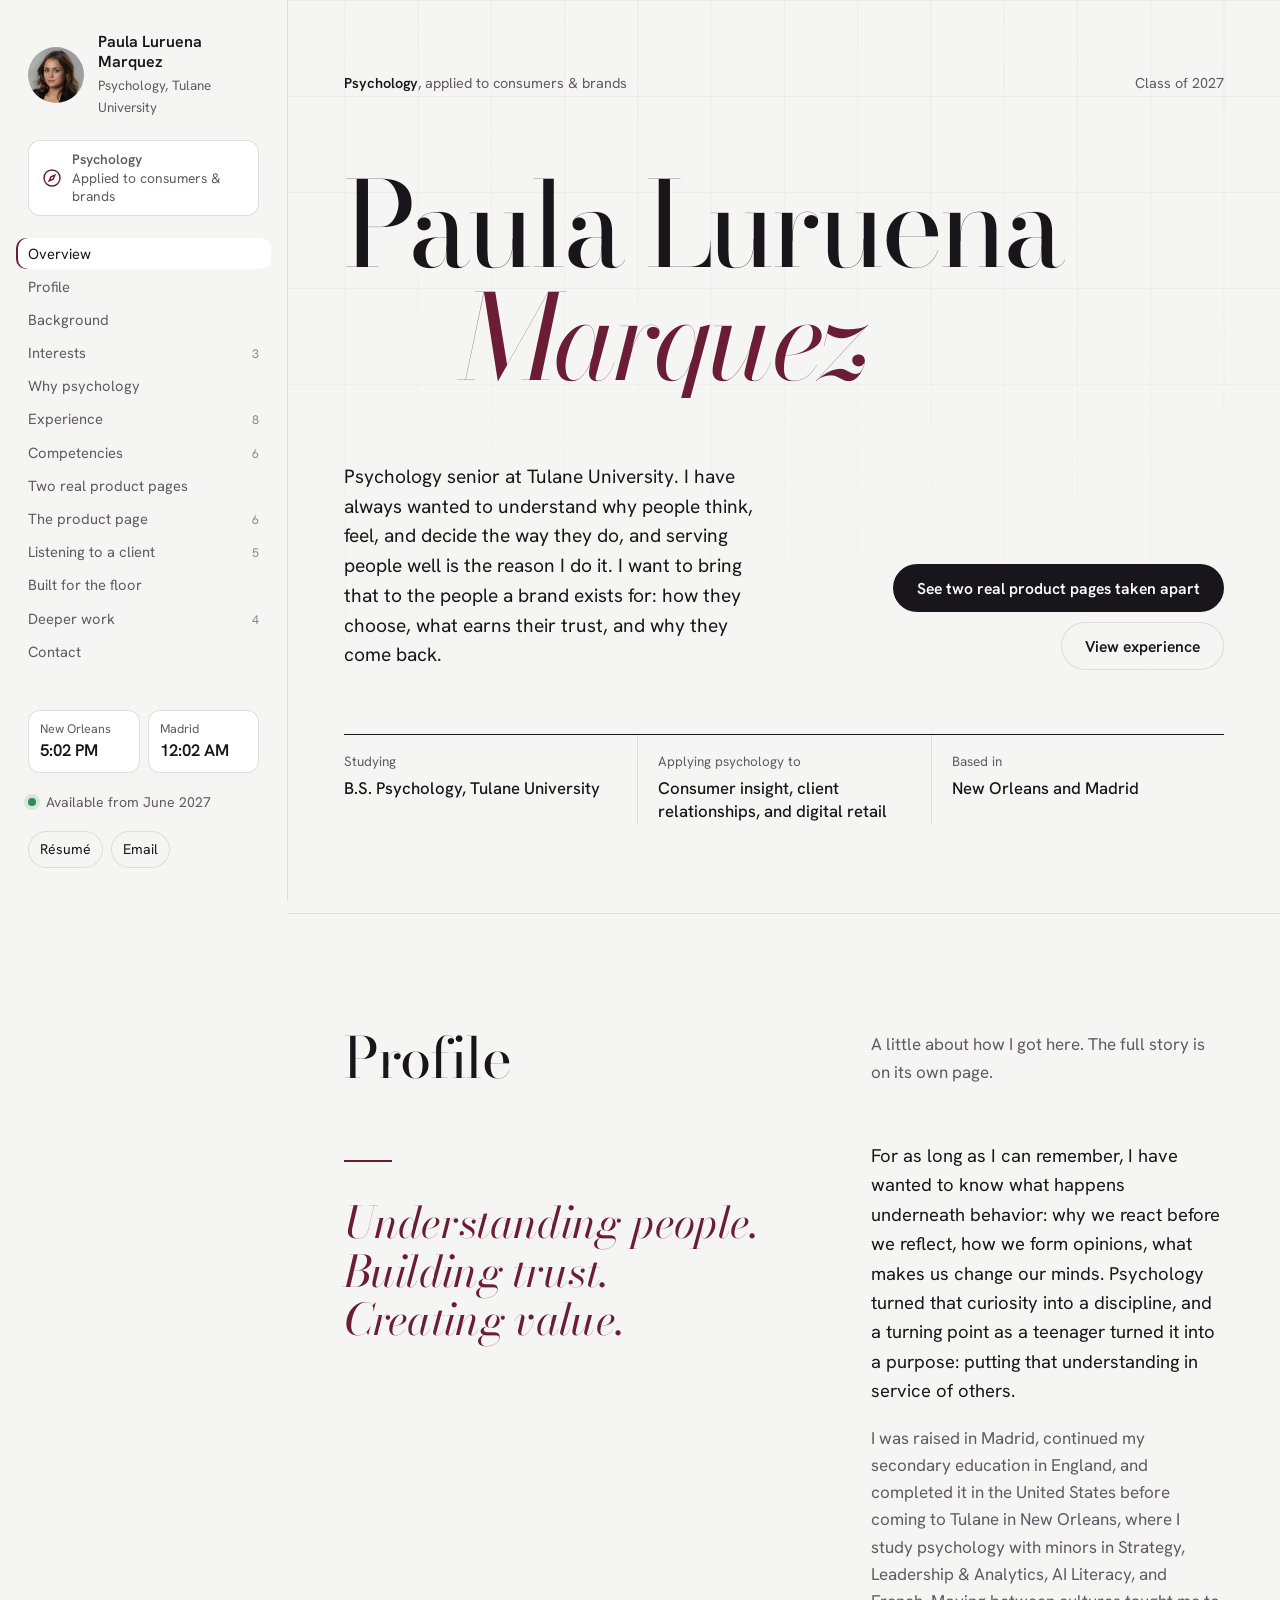
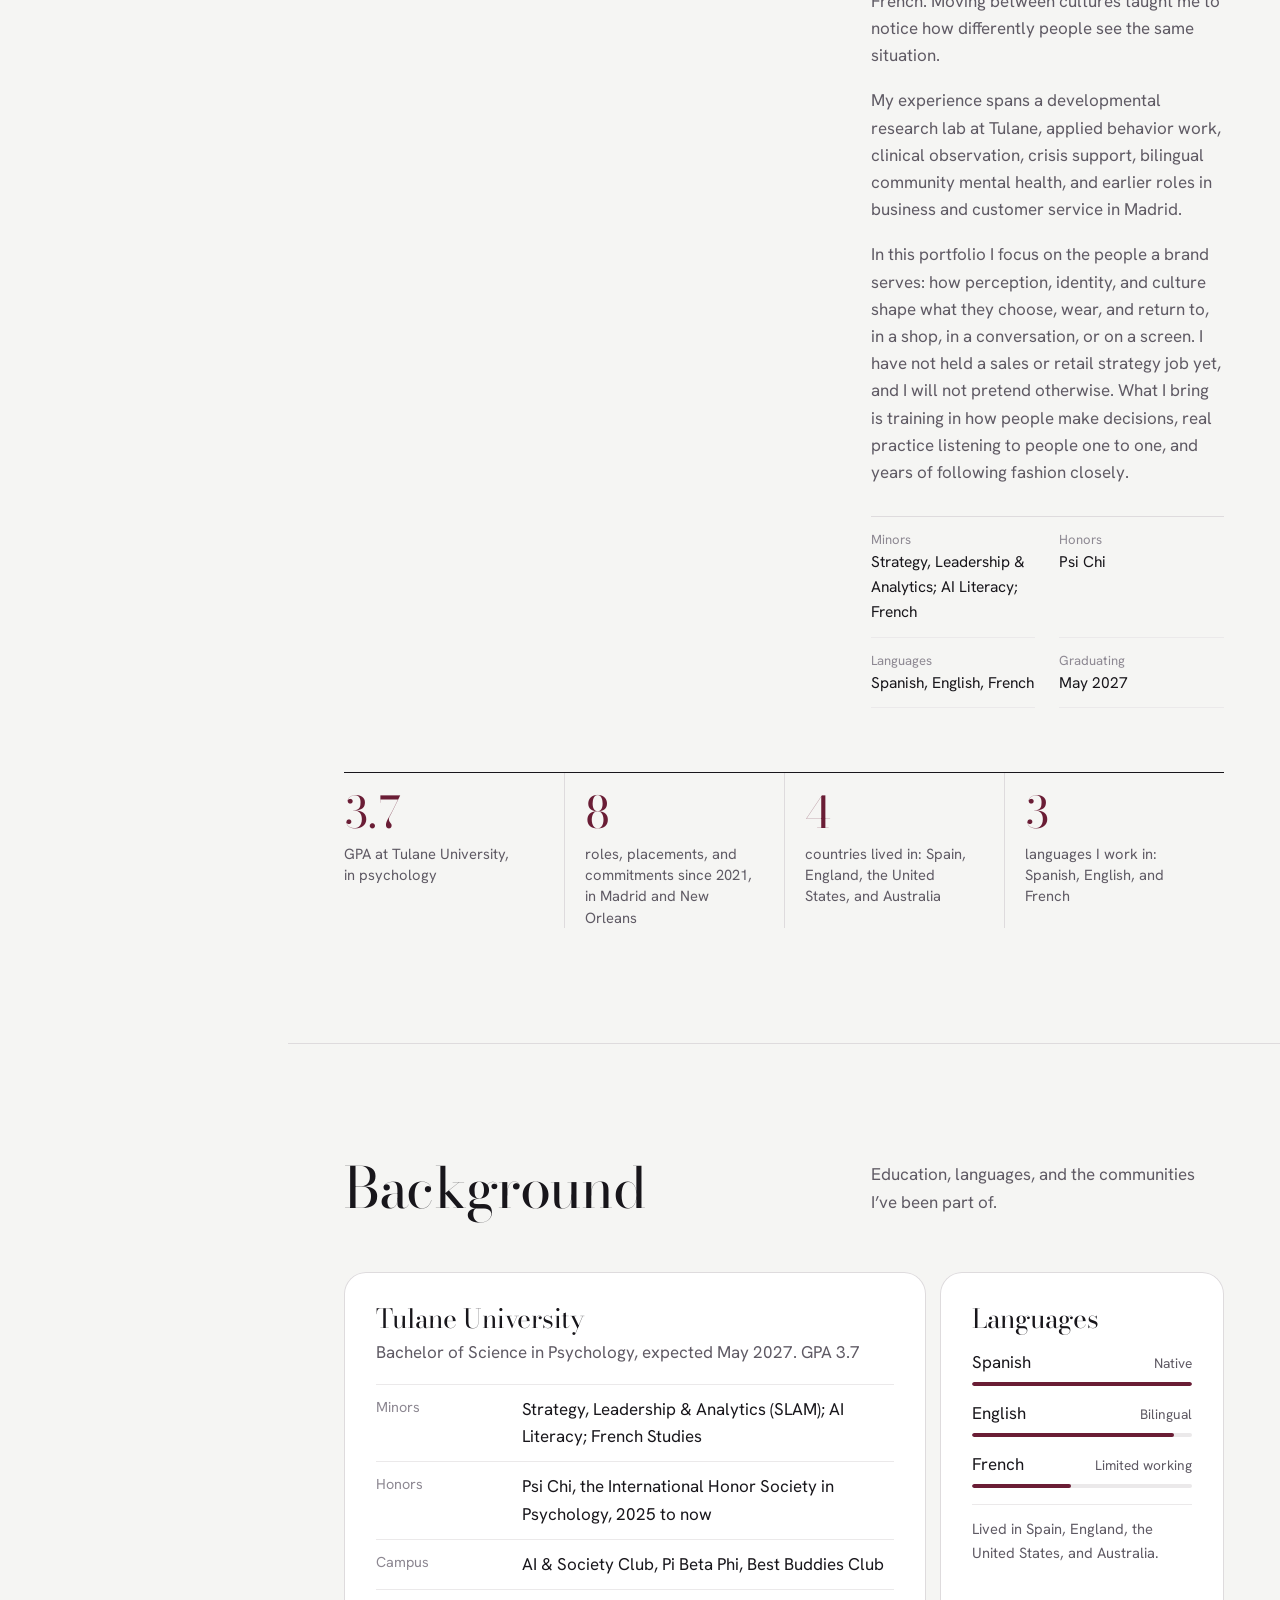
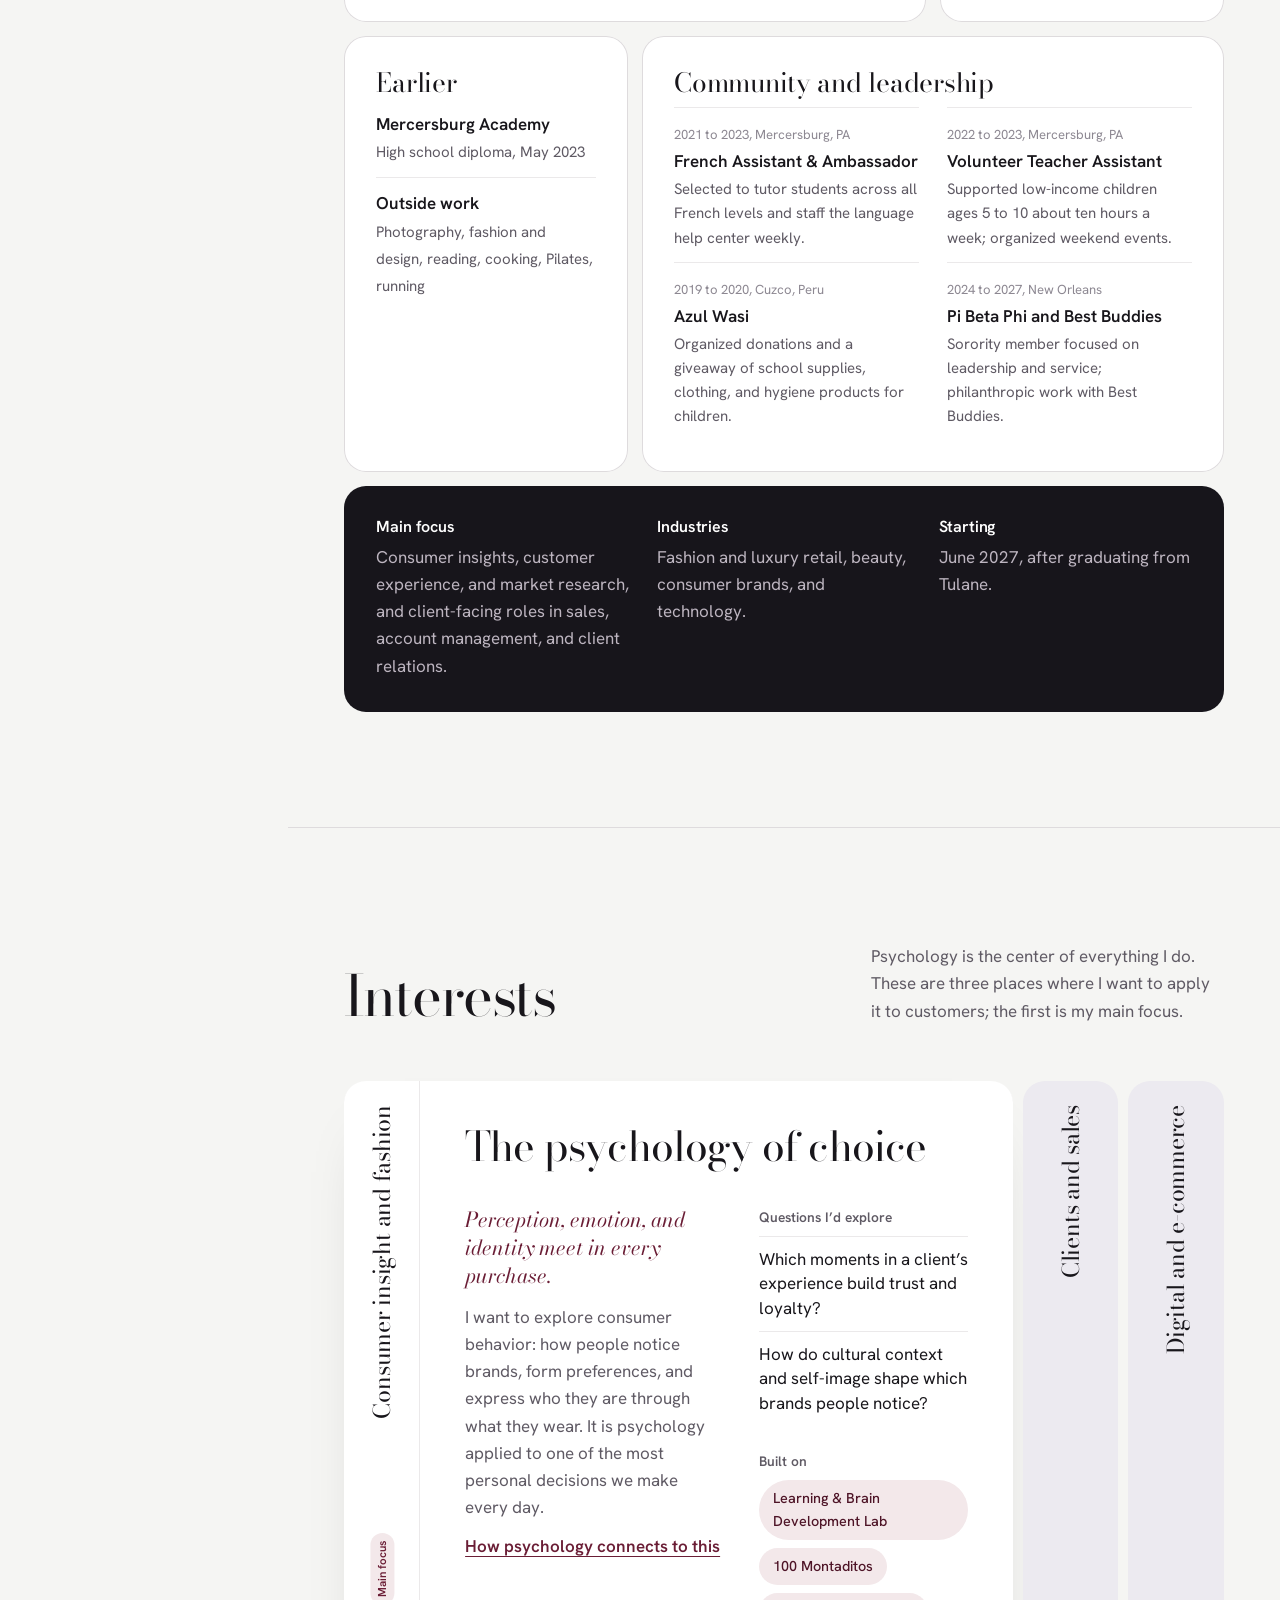
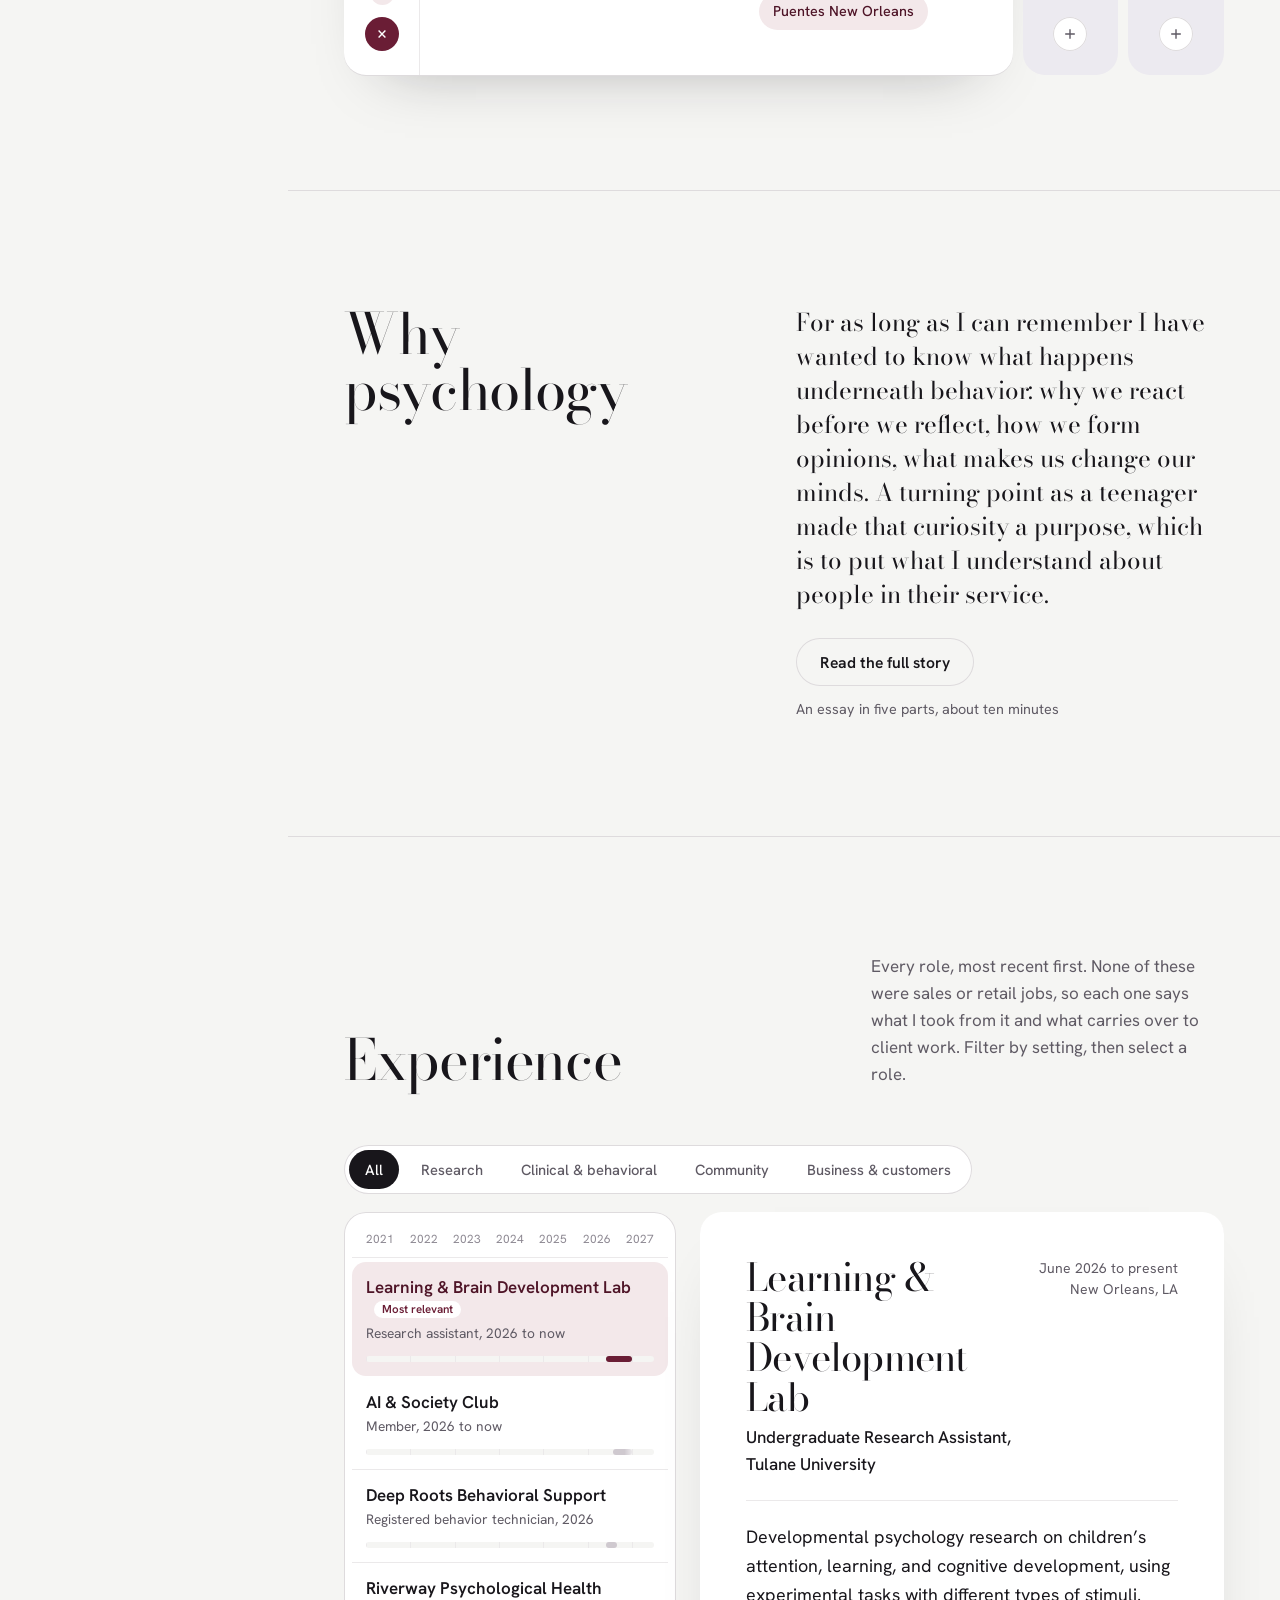
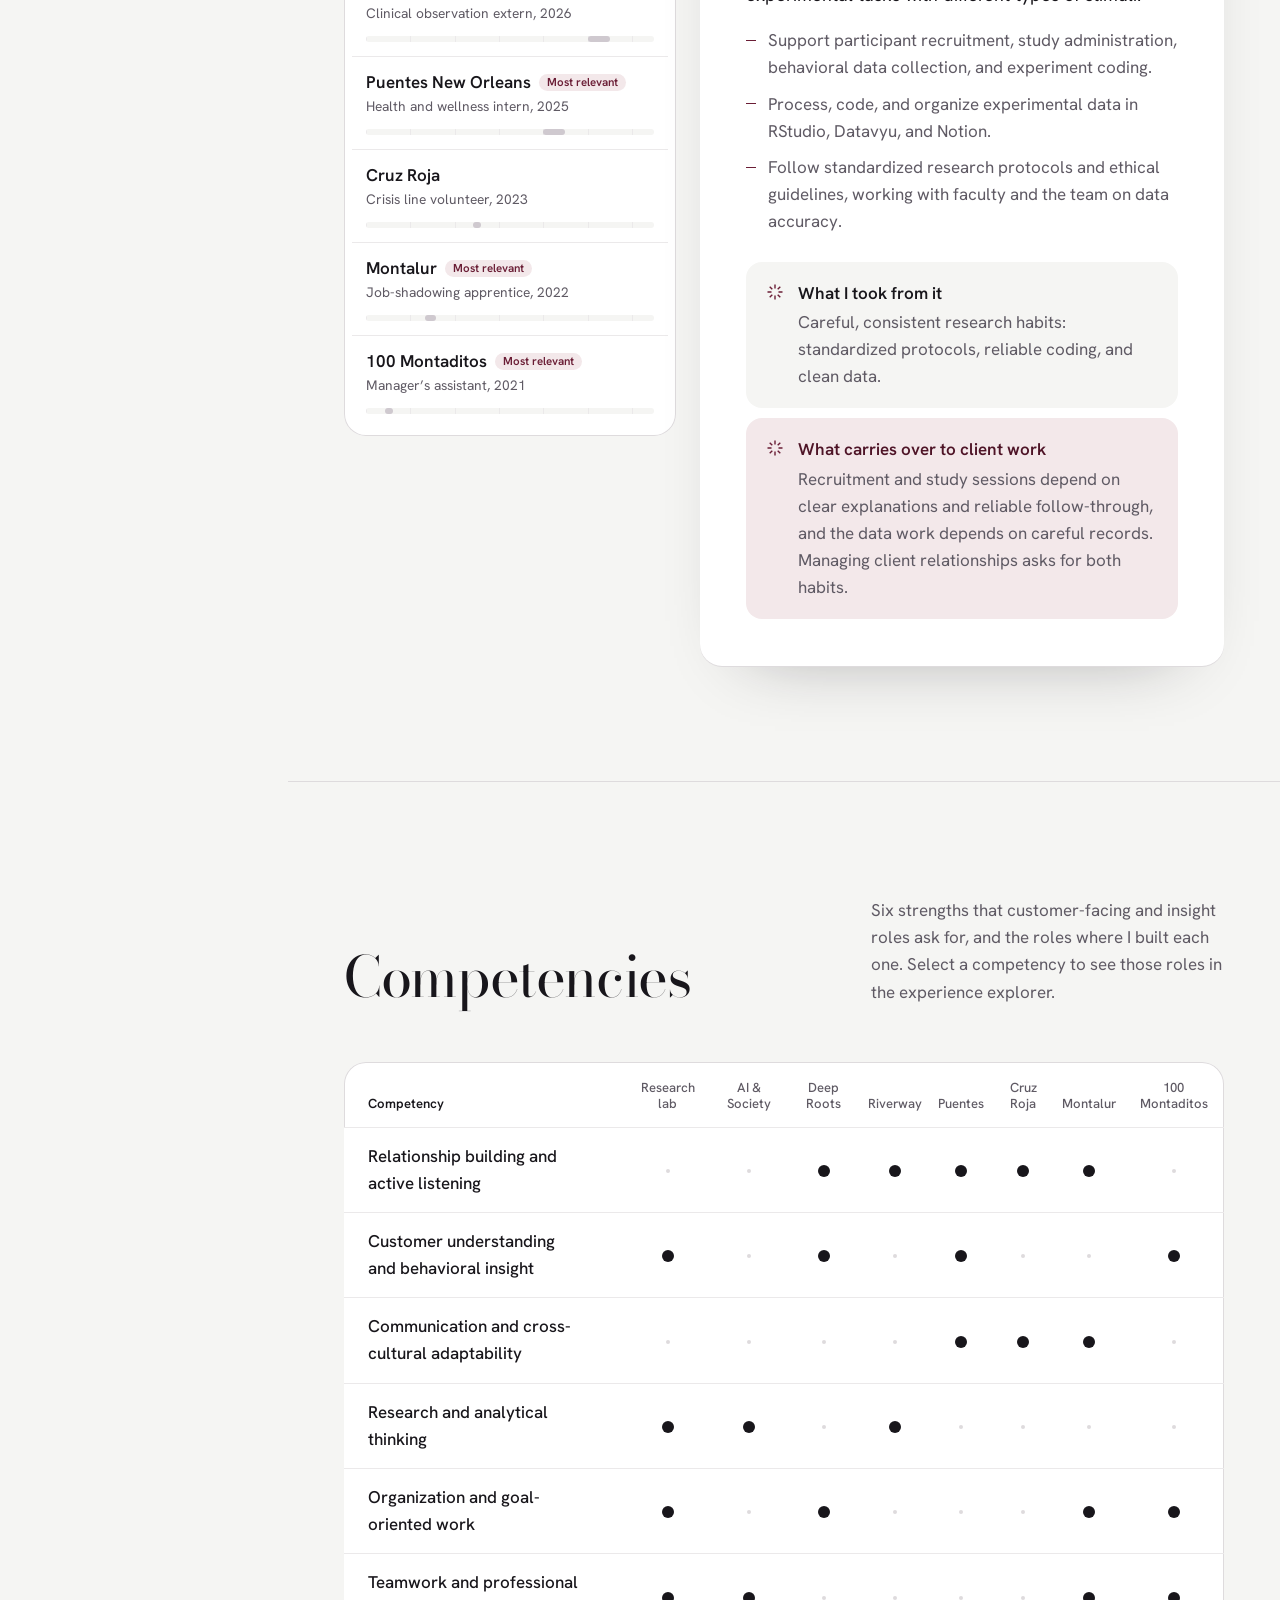
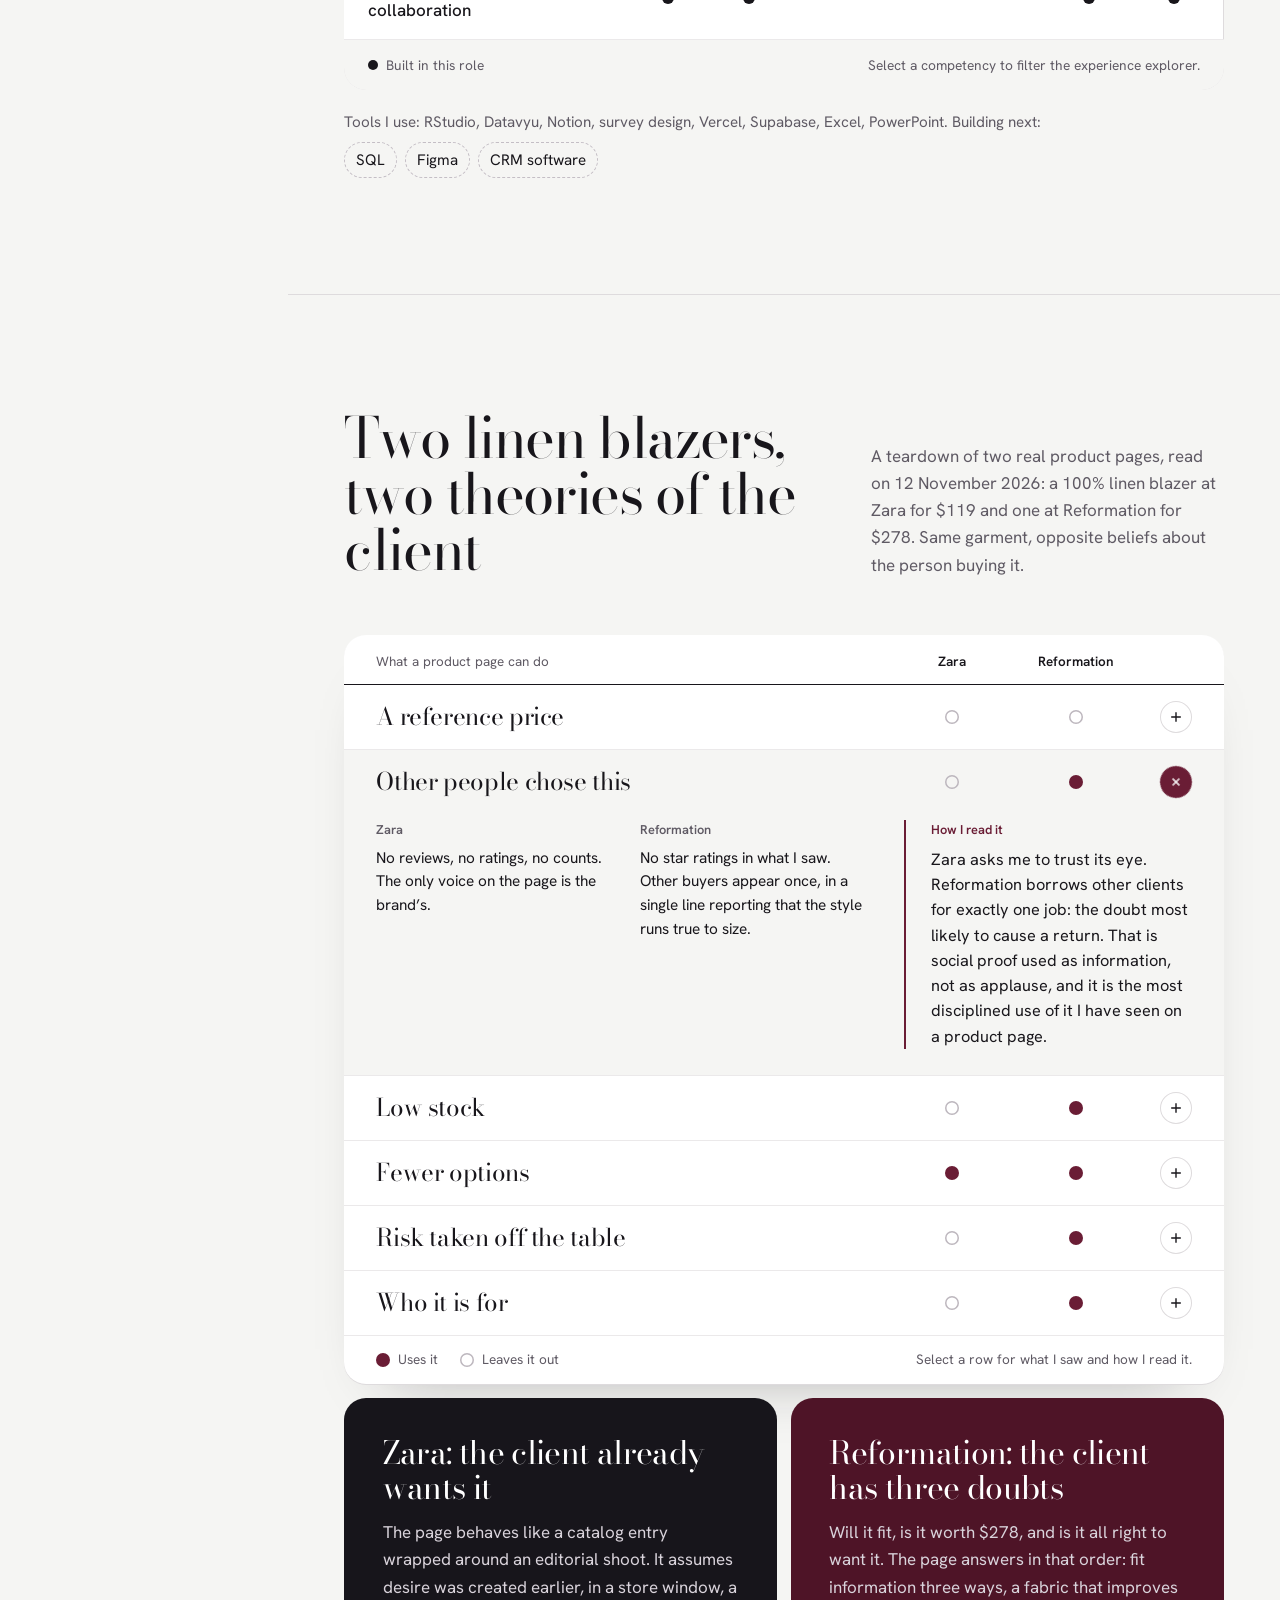
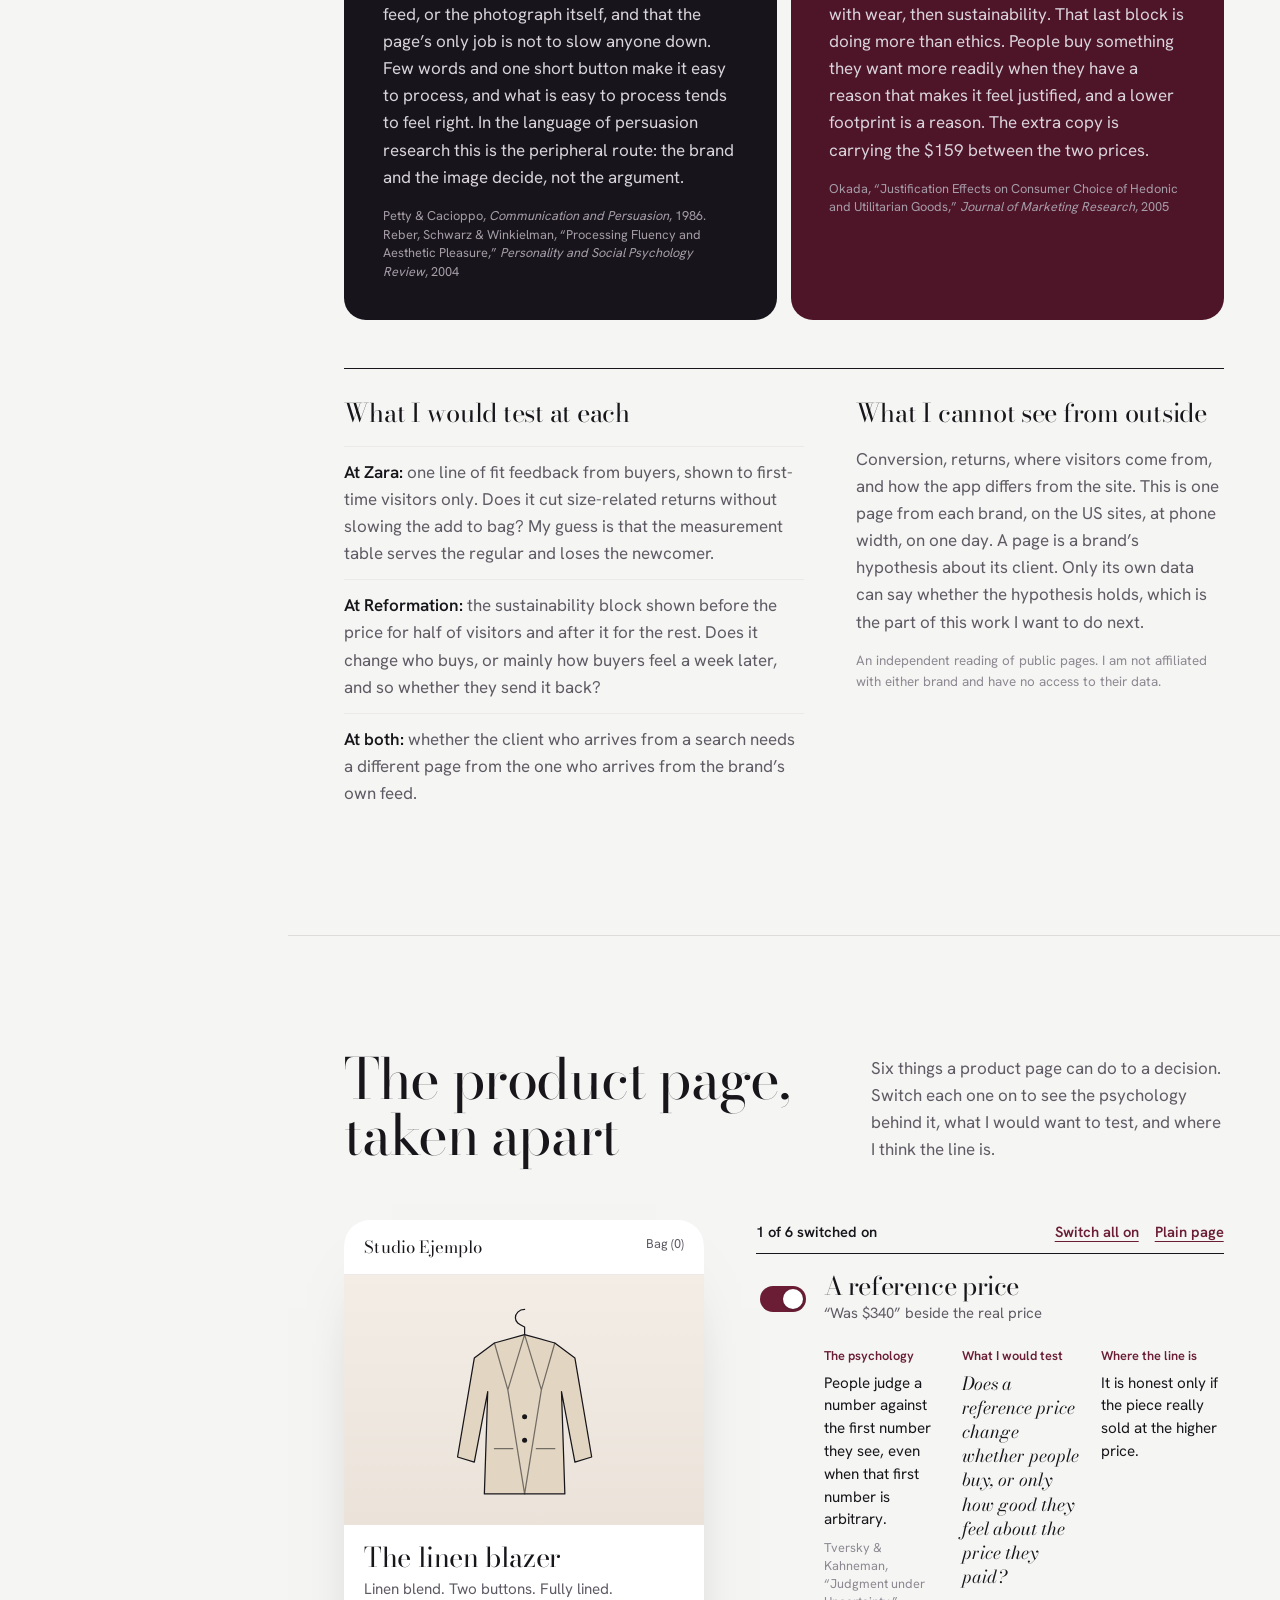
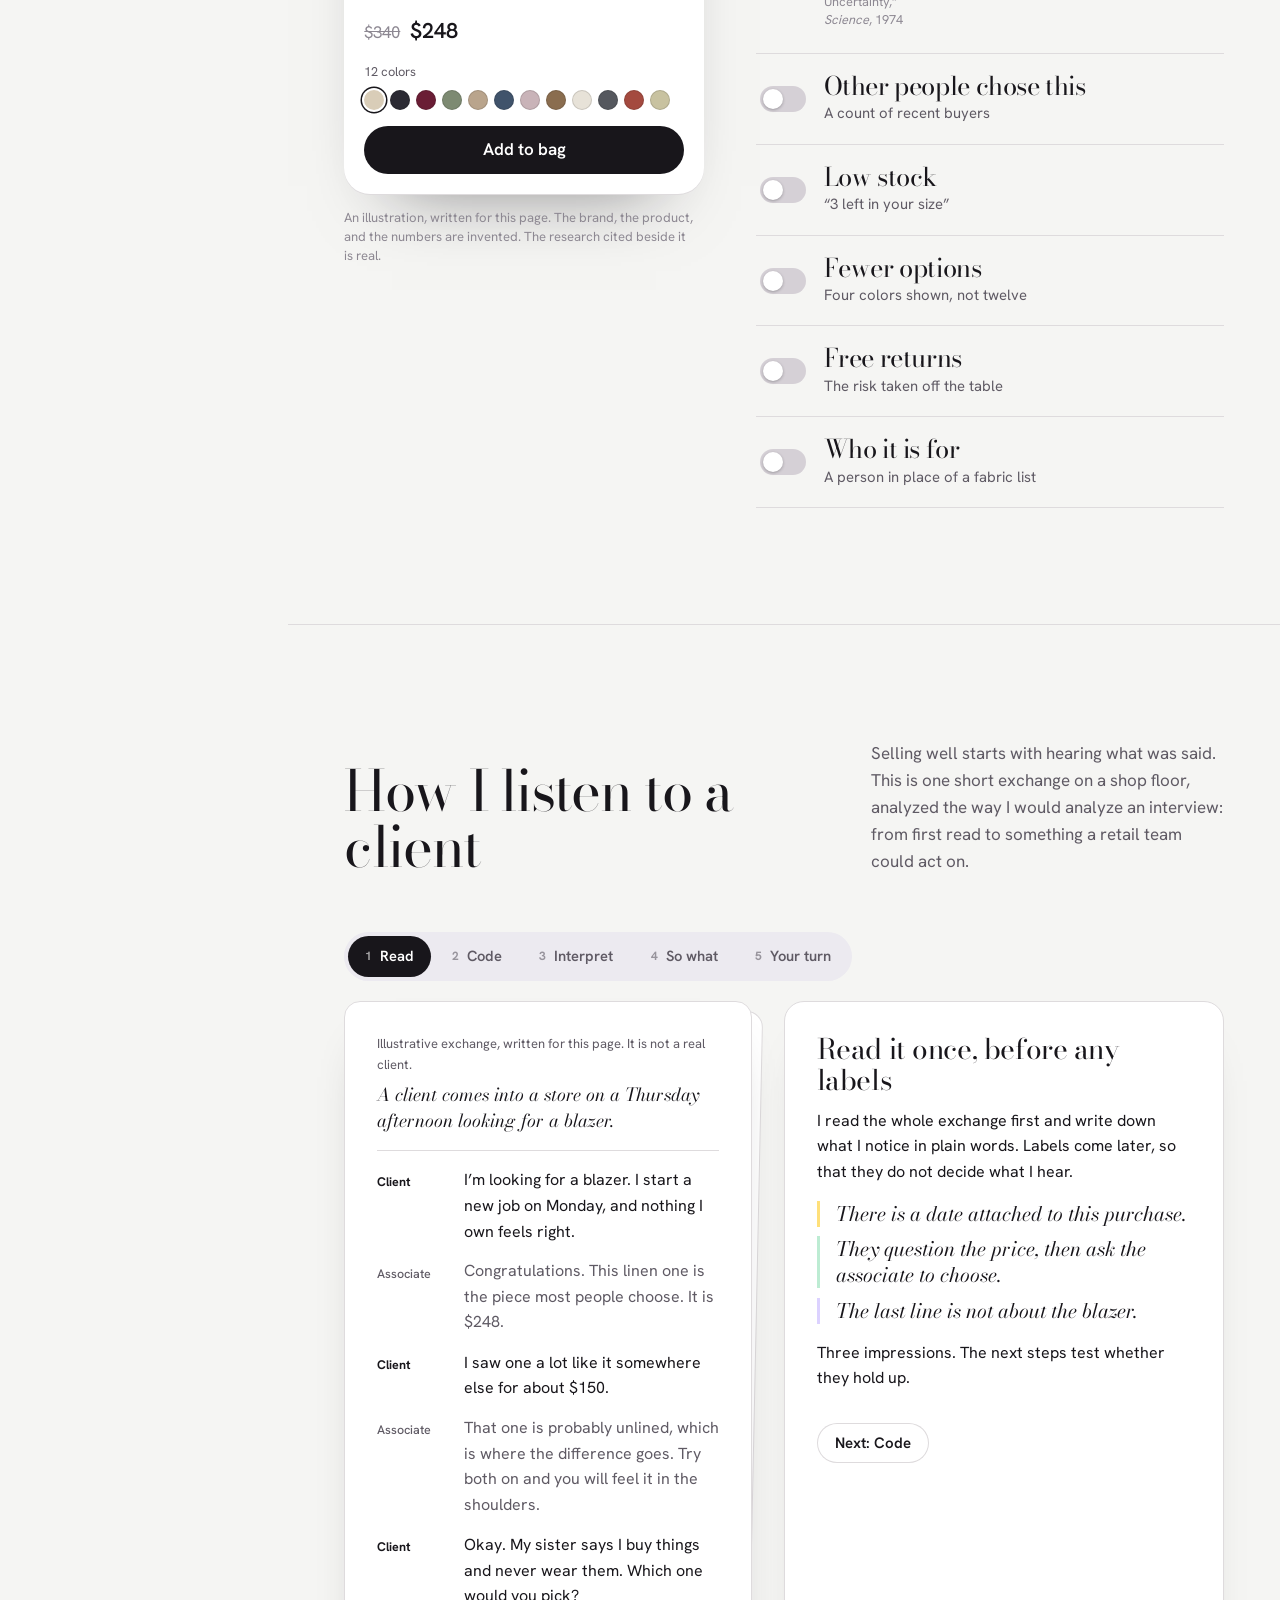
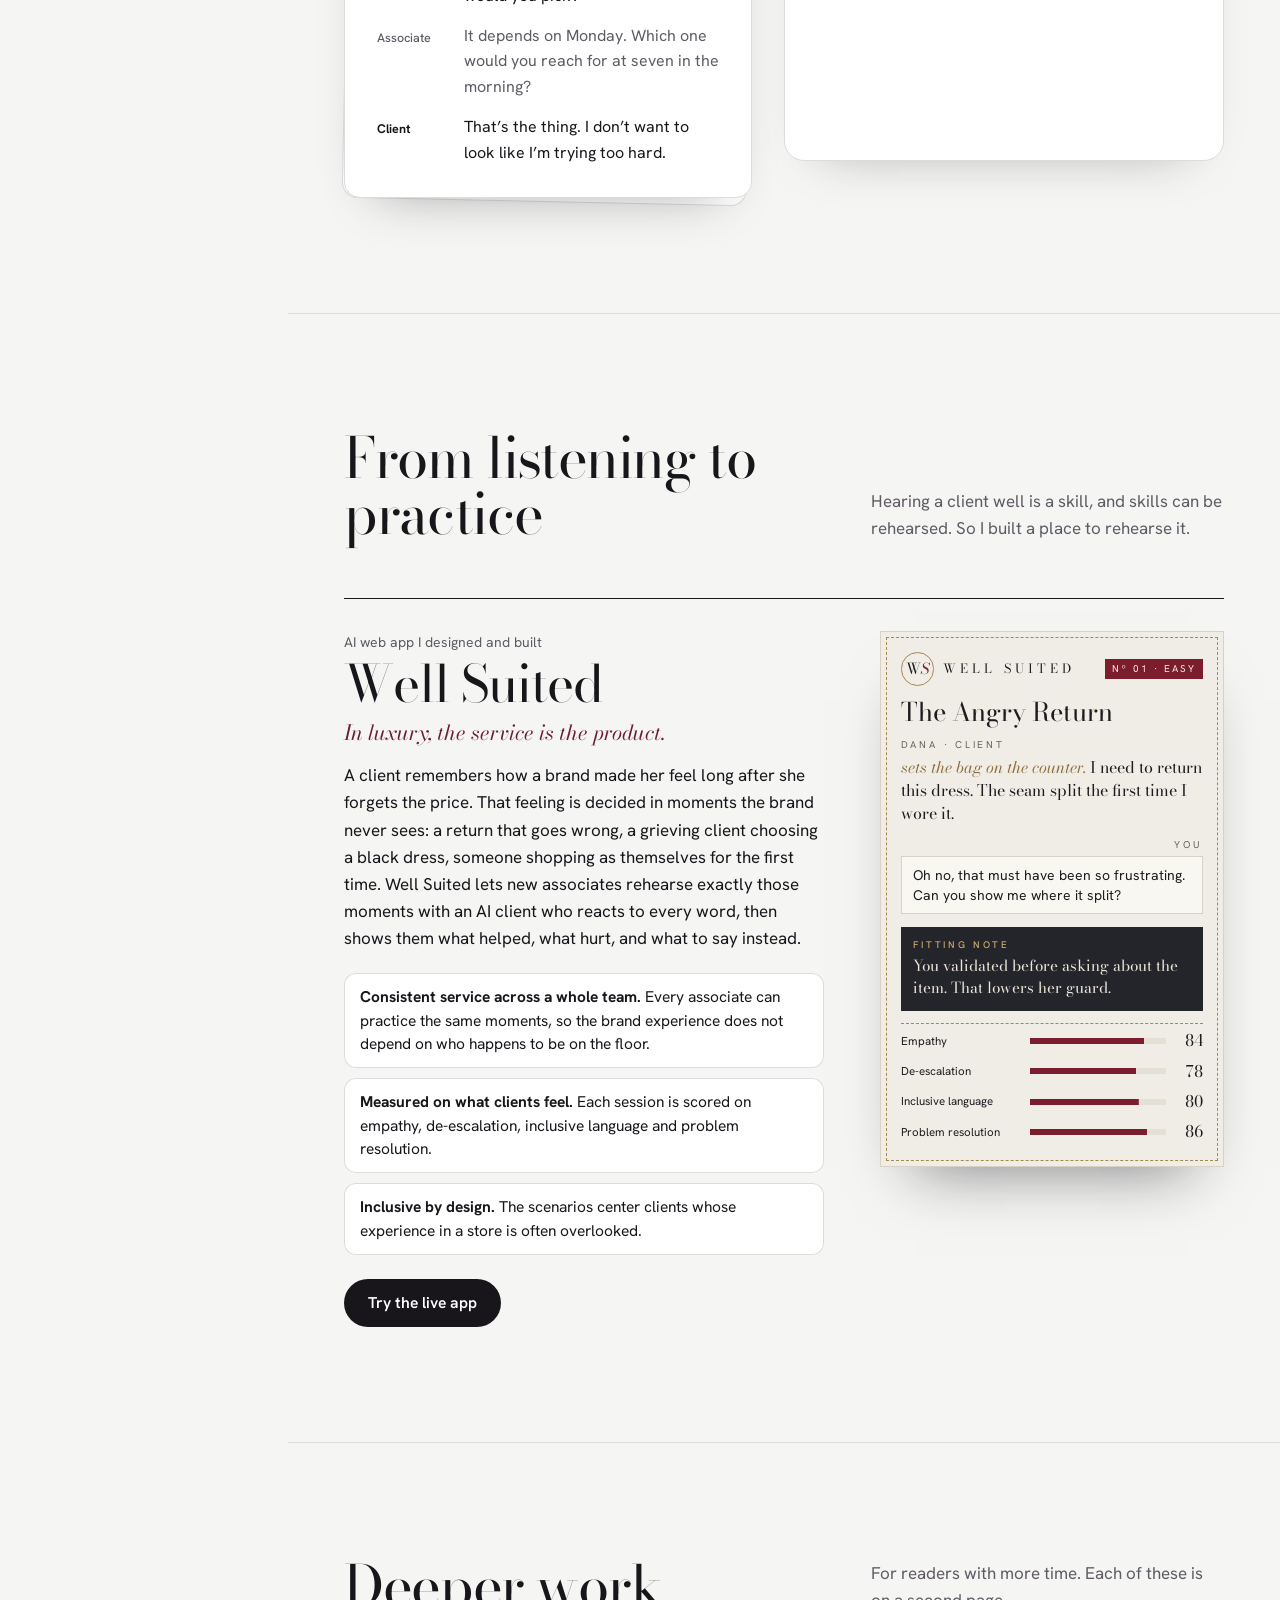
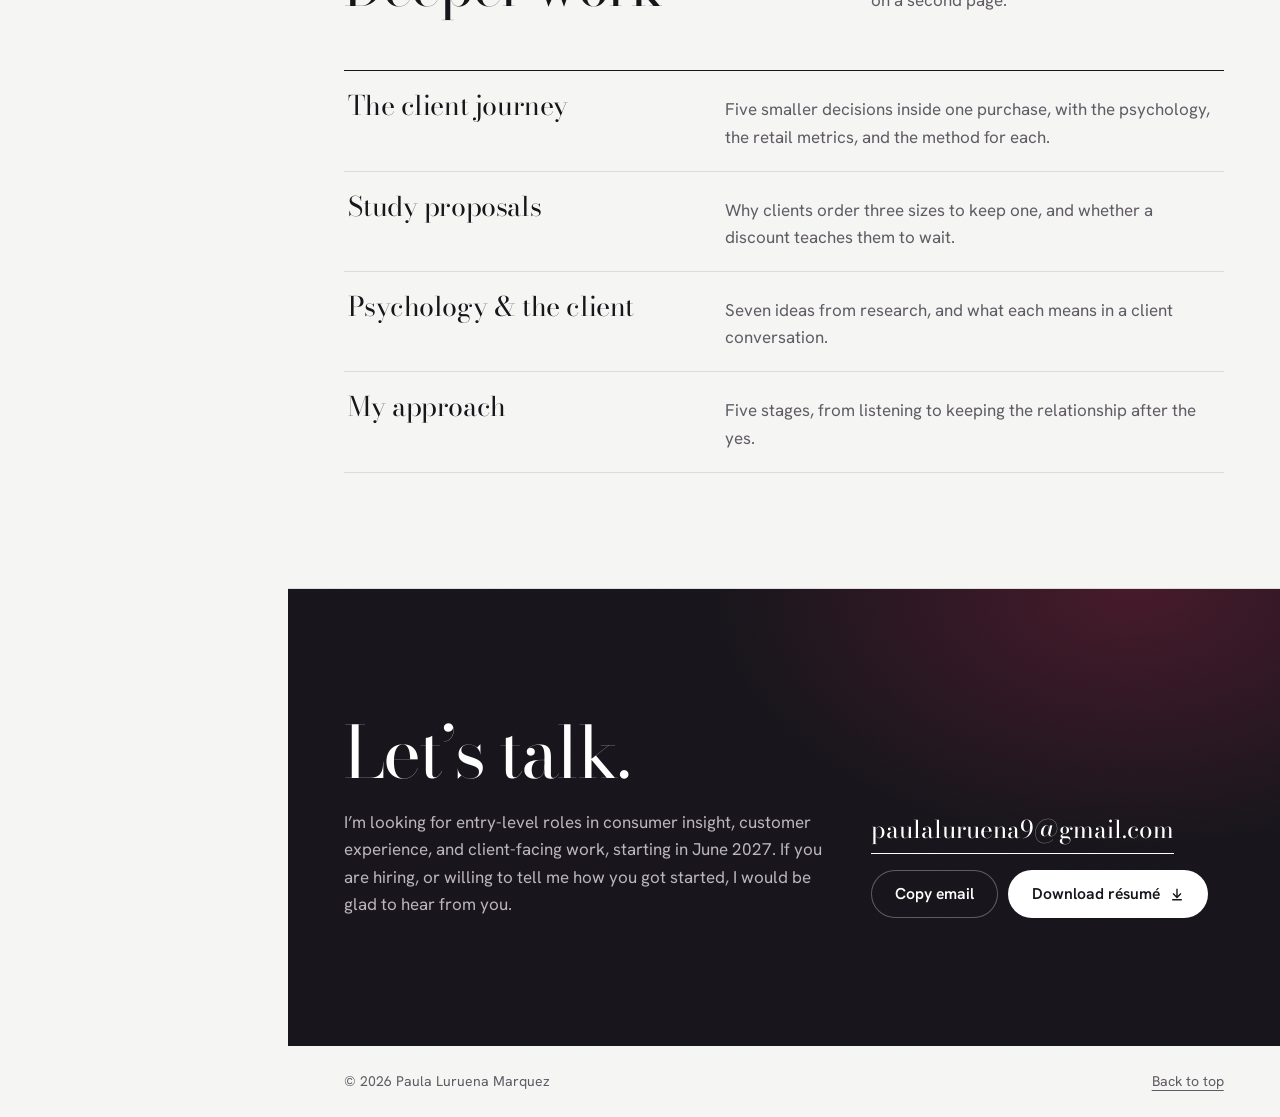
<file: index.html>
<!doctype html>
<html lang="en">
<head>
  <meta charset="UTF-8">
  <meta name="viewport" content="width=device-width, initial-scale=1">
  <meta name="theme-color" content="#f5f5f3">
  <title>Paula Luruena Marquez | Psychology for consumers and brands</title>
  <meta name="description" content="Portfolio of Paula Luruena Marquez, Tulane psychology senior. Research, clinical, community, and business experience, applied to how people choose, trust, and connect with what they buy.">
  <meta property="og:title" content="Paula Luruena Marquez | Psychology for consumers and brands">
  <meta property="og:description" content="Portfolio of Paula Luruena Marquez, Tulane psychology senior. Research, clinical, community, and business experience, applied to how people choose, trust, and connect with what they buy.">
  <meta property="og:type" content="website">
  <meta property="og:url" content="https://paulaluruena.github.io/Paula_Luruena_Portfolio_ConsumerBrand/">
  <link rel="canonical" href="https://paulaluruena.github.io/Paula_Luruena_Portfolio_ConsumerBrand/">
  <link rel="icon" type="image/svg+xml" href="data:image/svg+xml,%3Csvg xmlns='http://www.w3.org/2000/svg' viewBox='0 0 64 64'%3E%3Crect width='64' height='64' rx='32' fill='%2318161b'/%3E%3Ctext x='32' y='42' text-anchor='middle' font-family='Didot,Georgia,serif' font-size='26' fill='%23f5f5f3'%3EPL%3C/text%3E%3C/svg%3E">
  <link rel="preload" href="assets/bodoni-moda-latin-opsz-normal.woff2" as="font" type="font/woff2" crossorigin>
  <link rel="preload" href="assets/hanken-grotesk-latin-wght-normal.woff2" as="font" type="font/woff2" crossorigin>
  <link rel="stylesheet" href="styles.css">
  <script>document.documentElement.className = "js";</script>
  <script src="script.js" defer></script>
</head>
<body class="site-consumer">
  <a class="skip-link" href="#main">Skip to content</a>
  <header class="rail">
    <a class="id" href="#top"><img src="assets/paula-avatar.jpg" width="56" height="56" alt="Paula Luruena Marquez"><span><span class="id-name">Paula Luruena Marquez</span><span class="id-role">Psychology, Tulane University</span></span></a>
    <button class="menu-toggle" type="button" aria-controls="drawer" aria-expanded="false"><span>Menu</span></button>
    <div class="rail-drawer" id="drawer">
      <p class="track-label"><svg width="20" height="20" viewBox="0 0 20 20" fill="none" stroke="currentColor" stroke-width="1.4" aria-hidden="true"><circle cx="10" cy="10" r="8"/><path d="m12.8 7.2-1.7 3.9-3.9 1.7 1.7-3.9z"/></svg><span><strong>Psychology</strong><span>Applied to consumers &amp; brands</span></span></p>
      <nav class="rail-nav" id="navigation" aria-label="Sections"><a href="#top">Overview</a><a href="#profile">Profile</a><a href="#background">Background</a><a href="#focus">Interests<small>3</small></a><a href="#story">Why psychology</a><a href="#experience">Experience<small>8</small></a><a href="#competencies">Competencies<small>6</small></a><a href="#teardown">Two real product pages</a><a href="#page-lab">The product page<small>6</small></a><a href="#reading">Listening to a client<small>5</small></a><a href="#practice">Built for the floor</a><a href="#more">Deeper work<small>4</small></a><a href="#contact">Contact</a></nav>
      <div class="rail-foot">
        <div class="clocks"><p class="clock"><span>New Orleans</span><time data-tz="America/Chicago">&nbsp;</time></p><p class="clock"><span>Madrid</span><time data-tz="Europe/Madrid">&nbsp;</time></p></div>
        <p class="status"><i aria-hidden="true"></i>Available from June 2027</p>
        <p class="rail-links"><a href="assets/Paula-Luruena-Marquez-Resume.pdf" download>Résumé</a><a href="mailto:paulaluruena9@gmail.com">Email</a></p>
      </div>
    </div>
  </header>

  <main id="main">
    <section class="hero hero-consumer" id="top" aria-label="Overview">
      <div class="wrap">
        <p class="hero-top"><span><strong>Psychology</strong>, applied to consumers &amp; brands</span><span>Class of 2027</span></p>
        <h1 class="name" aria-label="Paula Luruena Marquez"><span class="line"><span>Paula Luruena</span></span><span class="line"><span><em>Marquez</em></span></span></h1>
        <div class="hero-grid">
          <p class="hero-intro">Psychology senior at Tulane University. I have always wanted to understand why people think, feel, and decide the way they do, and serving people well is the reason I do it. I want to bring that to the people a brand exists for: how they choose, what earns their trust, and why they come back.</p>
          <p class="hero-actions"><a class="button" href="#teardown">See two real product pages taken apart</a><a class="button button-line" href="#experience">View experience</a></p>
        </div>
        <dl class="facts">
          <div><dt>Studying</dt><dd>B.S. Psychology, Tulane University</dd></div>
          <div><dt>Applying psychology to</dt><dd>Consumer insight, client relationships, and digital retail</dd></div>
          <div><dt>Based in</dt><dd>New Orleans and Madrid</dd></div>
        </dl>
      </div>
    </section>

    <section class="section" id="profile" aria-labelledby="profile-title">
      <div class="wrap">
        <div class="section-head"><h2 id="profile-title">Profile</h2><p>A little about how I got here. The full story is on its own page.</p></div>
        <div class="profile-grid">
          <blockquote class="statement"><p>Understanding people. Building trust. Creating value.</p></blockquote>
          <div class="bio"><p>For as long as I can remember, I have wanted to know what happens underneath behavior: why we react before we reflect, how we form opinions, what makes us change our minds. Psychology turned that curiosity into a discipline, and a turning point as a teenager turned it into a purpose: putting that understanding in service of others.</p><p>I was raised in Madrid, continued my secondary education in England, and completed it in the United States before coming to Tulane in New Orleans, where I study psychology with minors in Strategy, Leadership &amp; Analytics, AI Literacy, and French. Moving between cultures taught me to notice how differently people see the same situation.</p><p>My experience spans a developmental research lab at Tulane, applied behavior work, clinical observation, crisis support, bilingual community mental health, and earlier roles in business and customer service in Madrid.</p><p>In this portfolio I focus on the people a brand serves: how perception, identity, and culture shape what they choose, wear, and return to, in a shop, in a conversation, or on a screen. I have not held a sales or retail strategy job yet, and I will not pretend otherwise. What I bring is training in how people make decisions, real practice listening to people one to one, and years of following fashion closely.</p>
            <dl class="glance">
              <div><dt>Minors</dt><dd>Strategy, Leadership &amp; Analytics; AI Literacy; French</dd></div>
              <div><dt>Honors</dt><dd>Psi Chi</dd></div>
              <div><dt>Languages</dt><dd>Spanish, English, French</dd></div>
              <div><dt>Graduating</dt><dd>May 2027</dd></div>
            </dl>
          </div>
        </div>
        <dl class="record"><div><dt>3.7</dt><dd>GPA at Tulane University, in psychology</dd></div><div><dt>8</dt><dd>roles, placements, and commitments since 2021, in Madrid and New Orleans</dd></div><div><dt>4</dt><dd>countries lived in: Spain, England, the United States, and Australia</dd></div><div><dt>3</dt><dd>languages I work in: Spanish, English, and French</dd></div></dl>
      </div>
    </section>

    <section class="section" id="background" aria-labelledby="background-title">
      <div class="wrap">
        <div class="section-head"><h2 id="background-title">Background</h2><p>Education, languages, and the communities I’ve been part of.</p></div>
        <div class="bento">
          <article class="tile tile-edu">
            <h3>Tulane University</h3><p>Bachelor of Science in Psychology, expected May 2027. GPA 3.7</p>
            <dl class="kv">
              <div><dt>Minors</dt><dd>Strategy, Leadership &amp; Analytics (SLAM); AI Literacy; French Studies</dd></div>
              <div><dt>Honors</dt><dd>Psi Chi, the International Honor Society in Psychology, 2025 to now</dd></div>
              <div><dt>Campus</dt><dd>AI &amp; Society Club, Pi Beta Phi, Best Buddies Club</dd></div>
            </dl>
          </article>
          <article class="tile tile-lang">
            <h3>Languages</h3>
            <ul class="langs">
              <li><span>Spanish</span><span class="lvl">Native</span><span class="bar"><i style="--v:100%"></i></span></li>
              <li><span>English</span><span class="lvl">Bilingual</span><span class="bar"><i style="--v:92%"></i></span></li>
              <li><span>French</span><span class="lvl">Limited working</span><span class="bar"><i style="--v:45%"></i></span></li>
            </ul>
            <p class="lived">Lived in Spain, England, the United States, and Australia.</p>
          </article>
          <article class="tile tile-earlier">
            <h3>Earlier</h3>
            <ul class="earlier-list">
              <li><strong>Mercersburg Academy</strong><span>High school diploma, May 2023</span></li>
              <li><strong>Outside work</strong><span>Photography, fashion and design, reading, cooking, Pilates, running</span></li>
            </ul>
          </article>
          <article class="tile tile-community">
            <h3>Community and leadership</h3>
            <ul class="community-list">
              <li><span class="when">2021 to 2023, Mercersburg, PA</span><strong>French Assistant &amp; Ambassador</strong><p>Selected to tutor students across all French levels and staff the language help center weekly.</p></li>
              <li><span class="when">2022 to 2023, Mercersburg, PA</span><strong>Volunteer Teacher Assistant</strong><p>Supported low-income children ages 5 to 10 about ten hours a week; organized weekend events.</p></li>
              <li><span class="when">2019 to 2020, Cuzco, Peru</span><strong>Azul Wasi</strong><p>Organized donations and a giveaway of school supplies, clothing, and hygiene products for children.</p></li>
              <li><span class="when">2024 to 2027, New Orleans</span><strong>Pi Beta Phi and Best Buddies</strong><p>Sorority member focused on leadership and service; philanthropic work with Best Buddies.</p></li>
            </ul>
          </article>
          <div class="tile tile-targets"><div><h3>Main focus</h3><p>Consumer insights, customer experience, and market research, and client-facing roles in sales, account management, and client relations.</p></div><div><h3>Industries</h3><p>Fashion and luxury retail, beauty, consumer brands, and technology.</p></div><div><h3>Starting</h3><p>June 2027, after graduating from Tulane.</p></div></div>
        </div>
      </div>
    </section>

    <section class="section" id="focus" aria-labelledby="focus-title">
      <div class="wrap">
        <div class="section-head"><h2 id="focus-title">Interests</h2><p>Psychology is the center of everything I do. These are three places where I want to apply it to customers; the first is my main focus.</p></div>
        <div class="panels "><div class="panel is-open">
            <button class="panel-toggle" type="button" aria-expanded="true" aria-controls="focus-0"><span class="vlabel">Consumer insight and fashion</span><span class="primary-tag">Main focus</span><span class="glyph"><svg width="14" height="14" viewBox="0 0 16 16" fill="none" stroke="currentColor" stroke-width="1.6" aria-hidden="true"><path d="M8 2.5v11M2.5 8h11"/></svg></span></button>
            <div class="panel-body" id="focus-0" role="region" aria-label="Consumer insight and fashion">
              <h3>The psychology of choice</h3>
              <div class="panel-copy"><p class="panel-lead">Perception, emotion, and identity meet in every purchase.</p><p>I want to explore consumer behavior: how people notice brands, form preferences, and express who they are through what they wear. It is psychology applied to one of the most personal decisions we make every day.</p><p><a class="text-link" href="story.html#where">How psychology connects to this</a></p></div>
              <div class="panel-aside"><h4>Questions I’d explore</h4><ul><li>Which moments in a client’s experience build trust and loyalty?</li><li>How do cultural context and self-image shape which brands people notice?</li></ul><h4>Built on</h4><div class="chips"><a class="chip-link" href="#r-lab">Learning &amp; Brain Development Lab</a><a class="chip-link" href="#r-montaditos">100 Montaditos</a><a class="chip-link" href="#r-puentes">Puentes New Orleans</a></div></div>
            </div>
          </div><div class="panel">
            <button class="panel-toggle" type="button" aria-expanded="false" aria-controls="focus-1"><span class="vlabel">Clients and sales</span><span class="glyph"><svg width="14" height="14" viewBox="0 0 16 16" fill="none" stroke="currentColor" stroke-width="1.6" aria-hidden="true"><path d="M8 2.5v11M2.5 8h11"/></svg></span></button>
            <div class="panel-body" id="focus-1" role="region" aria-label="Clients and sales">
              <h3>The psychology of trust</h3>
              <div class="panel-copy"><p class="panel-lead">Good selling begins with understanding the person in front of you.</p><p>I want to start my career close to clients: in sales, account management, and client relations. A sale is a small psychological event, with one person trying to decide, another trying to help, and trust determining whether anything happens between them.</p><p><a class="text-link" href="#reading">How I listen to a client</a></p></div>
              <div class="panel-aside"><h4>Questions I’d explore</h4><ul><li>What makes a client feel understood in the first few minutes?</li><li>What turns a first purchase into a relationship?</li></ul><h4>Built on</h4><div class="chips"><a class="chip-link" href="#r-montaditos">100 Montaditos</a><a class="chip-link" href="#r-puentes">Puentes New Orleans</a><a class="chip-link" href="#r-montalur">Montalur</a></div></div>
            </div>
          </div><div class="panel">
            <button class="panel-toggle" type="button" aria-expanded="false" aria-controls="focus-2"><span class="vlabel">Digital and e-commerce</span><span class="glyph"><svg width="14" height="14" viewBox="0 0 16 16" fill="none" stroke="currentColor" stroke-width="1.6" aria-hidden="true"><path d="M8 2.5v11M2.5 8h11"/></svg></span></button>
            <div class="panel-body" id="focus-2" role="region" aria-label="Digital and e-commerce">
              <h3>The psychology of the screen</h3>
              <div class="panel-copy"><p class="panel-lead">The same decision, without a person in the room.</p><p>I want to explore how people decide online: what they notice on a product page, where they hesitate, and what brings them back. It is a field I am still learning, and the questions in it are the ones I am trained to ask with data.</p><p><a class="text-link" href="#page-lab">Take a product page apart</a></p></div>
              <div class="panel-aside"><h4>Questions I’d explore</h4><ul><li>Where on a page does a shopper stop feeling sure?</li><li>Which nudges help people choose well, and which only rush them?</li></ul><h4>Built on</h4><div class="chips"><a class="chip-link" href="#r-lab">Learning &amp; Brain Development Lab</a><a class="chip-link" href="#r-deeproots">Deep Roots Behavioral Support</a><a class="chip-link" href="#r-aiclub">AI &amp; Society Club</a></div></div>
            </div>
          </div></div>
      </div>
    </section>

    <section class="section" id="story" aria-labelledby="story-title">
      <div class="wrap teaser">
        <h2 id="story-title">Why psychology</h2>
        <div><p>For as long as I can remember I have wanted to know what happens underneath behavior: why we react before we reflect, how we form opinions, what makes us change our minds. A turning point as a teenager made that curiosity a purpose, which is to put what I understand about people in their service.</p>
        <p><a class="button button-line" href="story.html">Read the full story</a><span class="teaser-meta">An essay in five parts, about ten minutes</span></p></div>
      </div>
    </section>

    <section class="section" id="experience" aria-labelledby="experience-title">
      <div class="wrap">
        <div class="section-head"><h2 id="experience-title">Experience</h2><p>Every role, most recent first. None of these were sales or retail jobs, so each one says what I took from it and what carries over to client work. Filter by setting, then select a role.</p></div>
        <div class="explorer">
          <div class="explorer-tools">
            <div class="filters" role="group" aria-label="Filter roles"><button type="button" data-filter="all" aria-pressed="true">All</button><button type="button" data-filter="research" aria-pressed="false">Research</button><button type="button" data-filter="clinical" aria-pressed="false">Clinical &amp; behavioral</button><button type="button" data-filter="community" aria-pressed="false">Community</button><button type="button" data-filter="business" aria-pressed="false">Business &amp; customers</button></div>
            <p class="filter-status" role="status" hidden><span></span><button type="button">Show all</button></p>
          </div>
          <div class="explorer-body">
            <div class="role-list">
              <p class="axis" aria-hidden="true"><span>2021</span><span>2022</span><span>2023</span><span>2024</span><span>2025</span><span>2026</span><span>2027</span></p>
              <ul class="role-nav" aria-label="Roles"><li><button type="button" data-role="r-lab" data-cats="research" data-skills="customer research organization teamwork"><strong>Learning &amp; Brain Development Lab<em class="rel">Most relevant</em></strong><span class="sub">Research assistant, 2026 to now</span><span class="track" aria-hidden="true"><b class="ongoing" data-start="2026-06" style="--s:83.33%;--w:6.41%"></b></span></button></li><li><button type="button" data-role="r-aiclub" data-cats="research community" data-skills="research teamwork"><strong>AI &amp; Society Club</strong><span class="sub">Member, 2026 to now</span><span class="track" aria-hidden="true"><b class="ongoing" data-start="2026-08" style="--s:85.90%;--w:3.85%"></b></span></button></li><li><button type="button" data-role="r-deeproots" data-cats="clinical" data-skills="relationship customer organization"><strong>Deep Roots Behavioral Support</strong><span class="sub">Registered behavior technician, 2026</span><span class="track" aria-hidden="true"><b style="--s:83.33%;--w:3.85%"></b></span></button></li><li><button type="button" data-role="r-riverway" data-cats="clinical" data-skills="relationship research"><strong>Riverway Psychological Health</strong><span class="sub">Clinical observation extern, 2026</span><span class="track" aria-hidden="true"><b style="--s:76.92%;--w:7.69%"></b></span></button></li><li><button type="button" data-role="r-puentes" data-cats="community" data-skills="relationship customer culture"><strong>Puentes New Orleans<em class="rel">Most relevant</em></strong><span class="sub">Health and wellness intern, 2025</span><span class="track" aria-hidden="true"><b style="--s:61.54%;--w:7.69%"></b></span></button></li><li><button type="button" data-role="r-cruzroja" data-cats="community clinical" data-skills="relationship culture"><strong>Cruz Roja</strong><span class="sub">Crisis line volunteer, 2023</span><span class="track" aria-hidden="true"><b style="--s:37.18%;--w:2.56%"></b></span></button></li><li><button type="button" data-role="r-montalur" data-cats="business" data-skills="relationship culture organization teamwork"><strong>Montalur<em class="rel">Most relevant</em></strong><span class="sub">Job-shadowing apprentice, 2022</span><span class="track" aria-hidden="true"><b style="--s:20.51%;--w:3.85%"></b></span></button></li><li><button type="button" data-role="r-montaditos" data-cats="business" data-skills="customer organization teamwork"><strong>100 Montaditos<em class="rel">Most relevant</em></strong><span class="sub">Manager’s assistant, 2021</span><span class="track" aria-hidden="true"><b style="--s:6.41%;--w:2.56%"></b></span></button></li></ul>
            </div>
            <div class="role-panels">
              <article class="role-panel" id="r-lab" tabindex="-1">
                <div class="role-head"><h3>Learning &amp; Brain Development Lab</h3><p class="title">Undergraduate Research Assistant, Tulane University</p><p class="meta">June 2026 to present<br>New Orleans, LA</p></div>
                <p class="role-summary">Developmental psychology research on children’s attention, learning, and cognitive development, using experimental tasks with different types of stimuli.</p>
                <ul><li>Support participant recruitment, study administration, behavioral data collection, and experiment coding.</li><li>Process, code, and organize experimental data in RStudio, Datavyu, and Notion.</li><li>Follow standardized research protocols and ethical guidelines, working with faculty and the team on data accuracy.</li></ul>
                <div class="note"><svg width="18" height="18" viewBox="0 0 18 18" fill="none" stroke="currentColor" stroke-width="1.4" aria-hidden="true"><path d="M9 1.5v4M9 12.5v4M1.5 9h4M12.5 9h4M3.7 3.7l2.6 2.6M11.7 11.7l2.6 2.6M3.7 14.3l2.6-2.6M11.7 6.3l2.6-2.6"/></svg><div><strong>What I took from it</strong><p>Careful, consistent research habits: standardized protocols, reliable coding, and clean data.</p></div></div>
                <div class="note note-alt"><svg width="18" height="18" viewBox="0 0 18 18" fill="none" stroke="currentColor" stroke-width="1.4" aria-hidden="true"><path d="M9 1.5v4M9 12.5v4M1.5 9h4M12.5 9h4M3.7 3.7l2.6 2.6M11.7 11.7l2.6 2.6M3.7 14.3l2.6-2.6M11.7 6.3l2.6-2.6"/></svg><div><strong>What carries over to client work</strong><p>Recruitment and study sessions depend on clear explanations and reliable follow-through, and the data work depends on careful records. Managing client relationships asks for both habits.</p></div></div>
              </article><article class="role-panel" id="r-aiclub" tabindex="-1">
                <div class="role-head"><h3>AI &amp; Society Club</h3><p class="title">Member, Tulane University</p><p class="meta">August 2026 to present<br>New Orleans, LA</p></div>
                <p class="role-summary">Discussions, speaker events, and workshops on the ethical, social, and psychological side of artificial intelligence.</p>
                <ul><li>Explore how emerging technologies shape human behavior and society.</li><li>Work with peers across disciplines on responsible AI, including bias, privacy, and human–AI interaction.</li><li>Connect AI policy and ethics to psychology coursework.</li></ul>
                <div class="note"><svg width="18" height="18" viewBox="0 0 18 18" fill="none" stroke="currentColor" stroke-width="1.4" aria-hidden="true"><path d="M9 1.5v4M9 12.5v4M1.5 9h4M12.5 9h4M3.7 3.7l2.6 2.6M11.7 11.7l2.6 2.6M3.7 14.3l2.6-2.6M11.7 6.3l2.6-2.6"/></svg><div><strong>What I took from it</strong><p>A working understanding of how AI shapes behavior, and of the questions around bias, privacy, and trust.</p></div></div>
                <div class="note note-alt"><svg width="18" height="18" viewBox="0 0 18 18" fill="none" stroke="currentColor" stroke-width="1.4" aria-hidden="true"><path d="M9 1.5v4M9 12.5v4M1.5 9h4M12.5 9h4M3.7 3.7l2.6 2.6M11.7 11.7l2.6 2.6M3.7 14.3l2.6-2.6M11.7 6.3l2.6-2.6"/></svg><div><strong>What carries over to client work</strong><p>Practice discussing a fast-moving technology, and what it changes for people, with peers from other disciplines.</p></div></div>
              </article><article class="role-panel" id="r-deeproots" tabindex="-1">
                <div class="role-head"><h3>Deep Roots Behavioral Support</h3><p class="title">Registered Behavior Technician</p><p class="meta">June to August 2026<br>New Orleans, LA</p></div>
                <p class="role-summary">Individualized Applied Behavior Analysis for children with autism and developmental needs, under BCBA supervision.</p>
                <ul><li>Implemented behavior intervention plans targeting communication, social, behavioral, and adaptive skills.</li><li>Used positive reinforcement, prompting, functional communication training, and behavior reduction procedures.</li><li>Collected progress data and worked with BCBAs on skill acquisition, independence, and generalization across settings.</li></ul>
                <div class="note"><svg width="18" height="18" viewBox="0 0 18 18" fill="none" stroke="currentColor" stroke-width="1.4" aria-hidden="true"><path d="M9 1.5v4M9 12.5v4M1.5 9h4M12.5 9h4M3.7 3.7l2.6 2.6M11.7 11.7l2.6 2.6M3.7 14.3l2.6-2.6M11.7 6.3l2.6-2.6"/></svg><div><strong>What I took from it</strong><p>Hands-on experience changing behavior through reinforcement, measurement, and practice.</p></div></div>
                <div class="note note-alt"><svg width="18" height="18" viewBox="0 0 18 18" fill="none" stroke="currentColor" stroke-width="1.4" aria-hidden="true"><path d="M9 1.5v4M9 12.5v4M1.5 9h4M12.5 9h4M3.7 3.7l2.6 2.6M11.7 11.7l2.6 2.6M3.7 14.3l2.6-2.6M11.7 6.3l2.6-2.6"/></svg><div><strong>What carries over to client work</strong><p>Building rapport with each child, adapting my approach from one session to the next, and tracking progress toward a goal with data.</p></div></div>
              </article><article class="role-panel" id="r-riverway" tabindex="-1">
                <div class="role-head"><h3>Riverway Psychological Health</h3><p class="title">Clinical Observation &amp; Diagnostic Evaluation Extern</p><p class="meta">January to June 2026<br>New Orleans, LA</p></div>
                <p class="role-summary">Observed individual therapy sessions and diagnostic evaluations across diverse client presentations, under licensed clinicians.</p>
                <ul><li>Exposure to psychological assessment, intake interviews, and differential diagnosis.</li><li>Foundation in evidence-based therapeutic approaches and clinical documentation.</li><li>Grounding in ethical standards for mental health care. An observational role.</li></ul>
                <div class="note"><svg width="18" height="18" viewBox="0 0 18 18" fill="none" stroke="currentColor" stroke-width="1.4" aria-hidden="true"><path d="M9 1.5v4M9 12.5v4M1.5 9h4M12.5 9h4M3.7 3.7l2.6 2.6M11.7 11.7l2.6 2.6M3.7 14.3l2.6-2.6M11.7 6.3l2.6-2.6"/></svg><div><strong>What I took from it</strong><p>A close view of structured interviewing, assessment, and the judgment behind clinical decisions. An observational role.</p></div></div>
                <div class="note note-alt"><svg width="18" height="18" viewBox="0 0 18 18" fill="none" stroke="currentColor" stroke-width="1.4" aria-hidden="true"><path d="M9 1.5v4M9 12.5v4M1.5 9h4M12.5 9h4M3.7 3.7l2.6 2.6M11.7 11.7l2.6 2.6M3.7 14.3l2.6-2.6M11.7 6.3l2.6-2.6"/></svg><div><strong>What carries over to client work</strong><p>Watching skilled clinicians run structured interviews: one clear question at a time, careful listening, and strict confidentiality. An observational role.</p></div></div>
              </article><article class="role-panel" id="r-puentes" tabindex="-1">
                <div class="role-head"><h3>Puentes New Orleans</h3><p class="title">Health &amp; Wellness Department Intern, L.U.N.A. Program</p><p class="meta">January to June 2025<br>New Orleans, LA</p></div>
                <p class="role-summary">Mental health and community wellness initiatives serving the Hispanic community.</p>
                <ul><li>Helped develop mental health workshops for the Hispanic community.</li><li>Gave one-on-one support to people navigating immigration, job applications, education, and cultural adaptation.</li><li>Shadowed mental health advocacy professionals and contributed to community wellness initiatives.</li></ul>
                <div class="note"><svg width="18" height="18" viewBox="0 0 18 18" fill="none" stroke="currentColor" stroke-width="1.4" aria-hidden="true"><path d="M9 1.5v4M9 12.5v4M1.5 9h4M12.5 9h4M3.7 3.7l2.6 2.6M11.7 11.7l2.6 2.6M3.7 14.3l2.6-2.6M11.7 6.3l2.6-2.6"/></svg><div><strong>What I took from it</strong><p>How language, culture, and daily circumstances shape what people need.</p></div></div>
                <div class="note note-alt"><svg width="18" height="18" viewBox="0 0 18 18" fill="none" stroke="currentColor" stroke-width="1.4" aria-hidden="true"><path d="M9 1.5v4M9 12.5v4M1.5 9h4M12.5 9h4M3.7 3.7l2.6 2.6M11.7 11.7l2.6 2.6M3.7 14.3l2.6-2.6M11.7 6.3l2.6-2.6"/></svg><div><strong>What carries over to client work</strong><p>Finding out what someone actually needs, in their own language, when the situation is complicated and personal. That is the first step of any client relationship.</p></div></div>
              </article><article class="role-panel" id="r-cruzroja" tabindex="-1">
                <div class="role-head"><h3>Cruz Roja</h3><p class="title">Volunteer</p><p class="meta">June to July 2023<br>Madrid, Spain</p></div>
                <p class="role-summary">Crisis support and outreach with the Spanish Red Cross.</p>
                <ul><li>Supported callers in crisis with emotional de-escalation and referrals to mental health resources.</li><li>Conducted wellness checks and shared hot-weather safety guidance with older community members.</li></ul>
                <div class="note"><svg width="18" height="18" viewBox="0 0 18 18" fill="none" stroke="currentColor" stroke-width="1.4" aria-hidden="true"><path d="M9 1.5v4M9 12.5v4M1.5 9h4M12.5 9h4M3.7 3.7l2.6 2.6M11.7 11.7l2.6 2.6M3.7 14.3l2.6-2.6M11.7 6.3l2.6-2.6"/></svg><div><strong>What I took from it</strong><p>Staying calm and clear with people under pressure.</p></div></div>
                <div class="note note-alt"><svg width="18" height="18" viewBox="0 0 18 18" fill="none" stroke="currentColor" stroke-width="1.4" aria-hidden="true"><path d="M9 1.5v4M9 12.5v4M1.5 9h4M12.5 9h4M3.7 3.7l2.6 2.6M11.7 11.7l2.6 2.6M3.7 14.3l2.6-2.6M11.7 6.3l2.6-2.6"/></svg><div><strong>What carries over to client work</strong><p>Staying calm and clear with people under pressure, and knowing when to bring in someone who can do more.</p></div></div>
              </article><article class="role-panel" id="r-montalur" tabindex="-1">
                <div class="role-head"><h3>Montalur</h3><p class="title">Job-shadowing Apprentice</p><p class="meta">May to July 2022<br>Madrid, Spain</p></div>
                <p class="role-summary">Supported a company team with presentations, coordination, and employee feedback.</p>
                <ul><li>Prepared presentation materials.</li><li>Coordinated meetings and employee performance and attendance feedback.</li><li>Conducted exit interviews with former employees.</li></ul>
                <div class="note"><svg width="18" height="18" viewBox="0 0 18 18" fill="none" stroke="currentColor" stroke-width="1.4" aria-hidden="true"><path d="M9 1.5v4M9 12.5v4M1.5 9h4M12.5 9h4M3.7 3.7l2.6 2.6M11.7 11.7l2.6 2.6M3.7 14.3l2.6-2.6M11.7 6.3l2.6-2.6"/></svg><div><strong>What I took from it</strong><p>How organizations gather and act on feedback from their people.</p></div></div>
                <div class="note note-alt"><svg width="18" height="18" viewBox="0 0 18 18" fill="none" stroke="currentColor" stroke-width="1.4" aria-hidden="true"><path d="M9 1.5v4M9 12.5v4M1.5 9h4M12.5 9h4M3.7 3.7l2.6 2.6M11.7 11.7l2.6 2.6M3.7 14.3l2.6-2.6M11.7 6.3l2.6-2.6"/></svg><div><strong>What carries over to client work</strong><p>My first look inside a business: preparing material for meetings, coordinating schedules, and asking former employees direct questions and listening to the answers.</p></div></div>
              </article><article class="role-panel" id="r-montaditos" tabindex="-1">
                <div class="role-head"><h3>100 Montaditos</h3><p class="title">Manager’s Assistant</p><p class="meta">June to July 2021<br>Madrid, Spain</p></div>
                <p class="role-summary">Front-of-house support in a fast-paced, high-volume restaurant chain.</p>
                <ul><li>Organized and coordinated assigned tasks for other employees.</li><li>Developed leadership skills in a physically demanding, customer-facing industry.</li><li>Gained experience in customer service and team operations.</li></ul>
                <div class="note"><svg width="18" height="18" viewBox="0 0 18 18" fill="none" stroke="currentColor" stroke-width="1.4" aria-hidden="true"><path d="M9 1.5v4M9 12.5v4M1.5 9h4M12.5 9h4M3.7 3.7l2.6 2.6M11.7 11.7l2.6 2.6M3.7 14.3l2.6-2.6M11.7 6.3l2.6-2.6"/></svg><div><strong>What I took from it</strong><p>Leading tasks and serving customers in a fast-paced environment.</p></div></div>
                <div class="note note-alt"><svg width="18" height="18" viewBox="0 0 18 18" fill="none" stroke="currentColor" stroke-width="1.4" aria-hidden="true"><path d="M9 1.5v4M9 12.5v4M1.5 9h4M12.5 9h4M3.7 3.7l2.6 2.6M11.7 11.7l2.6 2.6M3.7 14.3l2.6-2.6M11.7 6.3l2.6-2.6"/></svg><div><strong>What carries over to client work</strong><p>Customers arrive in a hurry and judge the whole place by one exchange. I learned to stay friendly and accurate when it is busy, and to keep a team’s tasks moving.</p></div></div>
              </article>
            </div>
          </div>
        </div>
      </div>
    </section><section class="section" id="competencies" aria-labelledby="competencies-title">
      <div class="wrap">
        <div class="section-head"><h2 id="competencies-title">Competencies</h2><p>Six strengths that customer-facing and insight roles ask for, and the roles where I built each one. Select a competency to see those roles in the experience explorer.</p></div>
        <div class="matrix-wrap">
          <div class="matrix-scroll" role="region" aria-label="Competency matrix" tabindex="0">
            <table class="matrix"><thead><tr><th scope="col" class="corner">Competency</th><th scope="col"><a href="#r-lab">Research lab</a></th><th scope="col"><a href="#r-aiclub">AI &amp; Society</a></th><th scope="col"><a href="#r-deeproots">Deep Roots</a></th><th scope="col"><a href="#r-riverway">Riverway</a></th><th scope="col"><a href="#r-puentes">Puentes</a></th><th scope="col"><a href="#r-cruzroja">Cruz Roja</a></th><th scope="col"><a href="#r-montalur">Montalur</a></th><th scope="col"><a href="#r-montaditos">100 Montaditos</a></th></tr></thead><tbody><tr><th scope="row"><button type="button" data-show-skill="relationship" data-label="relationship building and active listening">Relationship building and active listening<svg width="16" height="16" viewBox="0 0 16 16" fill="none" stroke="currentColor" stroke-width="1.5" aria-hidden="true"><path d="M2 4h12M4.5 8h7M7 12h2"/></svg></button></th><td></td><td></td><td class="y"><span>Yes</span></td><td class="y"><span>Yes</span></td><td class="y"><span>Yes</span></td><td class="y"><span>Yes</span></td><td class="y"><span>Yes</span></td><td></td></tr><tr><th scope="row"><button type="button" data-show-skill="customer" data-label="customer understanding and behavioral insight">Customer understanding and behavioral insight<svg width="16" height="16" viewBox="0 0 16 16" fill="none" stroke="currentColor" stroke-width="1.5" aria-hidden="true"><path d="M2 4h12M4.5 8h7M7 12h2"/></svg></button></th><td class="y"><span>Yes</span></td><td></td><td class="y"><span>Yes</span></td><td></td><td class="y"><span>Yes</span></td><td></td><td></td><td class="y"><span>Yes</span></td></tr><tr><th scope="row"><button type="button" data-show-skill="culture" data-label="communication and cross-cultural adaptability">Communication and cross-cultural adaptability<svg width="16" height="16" viewBox="0 0 16 16" fill="none" stroke="currentColor" stroke-width="1.5" aria-hidden="true"><path d="M2 4h12M4.5 8h7M7 12h2"/></svg></button></th><td></td><td></td><td></td><td></td><td class="y"><span>Yes</span></td><td class="y"><span>Yes</span></td><td class="y"><span>Yes</span></td><td></td></tr><tr><th scope="row"><button type="button" data-show-skill="research" data-label="research and analytical thinking">Research and analytical thinking<svg width="16" height="16" viewBox="0 0 16 16" fill="none" stroke="currentColor" stroke-width="1.5" aria-hidden="true"><path d="M2 4h12M4.5 8h7M7 12h2"/></svg></button></th><td class="y"><span>Yes</span></td><td class="y"><span>Yes</span></td><td></td><td class="y"><span>Yes</span></td><td></td><td></td><td></td><td></td></tr><tr><th scope="row"><button type="button" data-show-skill="organization" data-label="organization and goal-oriented work">Organization and goal-oriented work<svg width="16" height="16" viewBox="0 0 16 16" fill="none" stroke="currentColor" stroke-width="1.5" aria-hidden="true"><path d="M2 4h12M4.5 8h7M7 12h2"/></svg></button></th><td class="y"><span>Yes</span></td><td></td><td class="y"><span>Yes</span></td><td></td><td></td><td></td><td class="y"><span>Yes</span></td><td class="y"><span>Yes</span></td></tr><tr><th scope="row"><button type="button" data-show-skill="teamwork" data-label="teamwork and professional collaboration">Teamwork and professional collaboration<svg width="16" height="16" viewBox="0 0 16 16" fill="none" stroke="currentColor" stroke-width="1.5" aria-hidden="true"><path d="M2 4h12M4.5 8h7M7 12h2"/></svg></button></th><td class="y"><span>Yes</span></td><td class="y"><span>Yes</span></td><td></td><td></td><td></td><td></td><td class="y"><span>Yes</span></td><td class="y"><span>Yes</span></td></tr></tbody></table>
          </div>
          <p class="matrix-legend"><span><i aria-hidden="true"></i>Built in this role</span><span>Select a competency to filter the experience explorer.</span></p>
        </div>
        <div class="next-skills"><span>Tools I use: RStudio, Datavyu, Notion, survey design, Vercel, Supabase, Excel, PowerPoint. Building next:</span><ul class="chips"><li>SQL</li><li>Figma</li><li>CRM software</li></ul></div>
      </div>
    </section><section class="section" id="teardown" aria-labelledby="teardown-title">
      <div class="wrap">
        <div class="section-head"><h2 id="teardown-title">Two linen blazers, two theories of the client</h2><p>A teardown of two real product pages, read on 12 November 2026: a 100% linen blazer at Zara for $119 and one at Reformation for $278. Same garment, opposite beliefs about the person buying it.</p></div>
        <div class="td">
          <p class="td-head" aria-hidden="true"><span>What a product page can do</span><span>Zara</span><span>Reformation</span><span></span></p>
          <ul class="td-rows"><li class="td-row"><button type="button" class="td-toggle" aria-expanded="false" aria-controls="td-0"><span class="td-name">A reference price</span><span class="td-cell"><span class="td-dot" aria-hidden="true"></span><span class="sr">leaves it out</span></span><span class="td-cell"><span class="td-dot" aria-hidden="true"></span><span class="sr">leaves it out</span></span><span class="glyph"><svg width="14" height="14" viewBox="0 0 16 16" fill="none" stroke="currentColor" stroke-width="1.6" aria-hidden="true"><path d="M8 2.5v11M2.5 8h11"/></svg></span></button>
              <div class="td-body" id="td-0"><div><div class="td-grid"><div><h4>Zara</h4><p>One price, $119. Nothing struck through.</p></div><div><h4>Reformation</h4><p>One price, $278. Nothing struck through.</p></div><div class="td-read"><h4>How I read it</h4><p>The one thing they agree on. On a full-price page, a crossed-out number tells the client the real price is negotiable. Neither puts a markdown on this page, so this page never teaches anyone to wait.</p></div></div></div></div></li><li class="td-row"><button type="button" class="td-toggle" aria-expanded="true" aria-controls="td-1"><span class="td-name">Other people chose this</span><span class="td-cell"><span class="td-dot" aria-hidden="true"></span><span class="sr">leaves it out</span></span><span class="td-cell"><span class="td-dot on" aria-hidden="true"></span><span class="sr">uses it</span></span><span class="glyph"><svg width="14" height="14" viewBox="0 0 16 16" fill="none" stroke="currentColor" stroke-width="1.6" aria-hidden="true"><path d="M8 2.5v11M2.5 8h11"/></svg></span></button>
              <div class="td-body" id="td-1"><div><div class="td-grid"><div><h4>Zara</h4><p>No reviews, no ratings, no counts. The only voice on the page is the brand’s.</p></div><div><h4>Reformation</h4><p>No star ratings in what I saw. Other buyers appear once, in a single line reporting that the style runs true to size.</p></div><div class="td-read"><h4>How I read it</h4><p>Zara asks me to trust its eye. Reformation borrows other clients for exactly one job: the doubt most likely to cause a return. That is social proof used as information, not as applause, and it is the most disciplined use of it I have seen on a product page.</p></div></div></div></div></li><li class="td-row"><button type="button" class="td-toggle" aria-expanded="false" aria-controls="td-2"><span class="td-name">Low stock</span><span class="td-cell"><span class="td-dot" aria-hidden="true"></span><span class="sr">leaves it out</span></span><span class="td-cell"><span class="td-dot on" aria-hidden="true"></span><span class="sr">uses it</span></span><span class="glyph"><svg width="14" height="14" viewBox="0 0 16 16" fill="none" stroke="currentColor" stroke-width="1.6" aria-hidden="true"><path d="M8 2.5v11M2.5 8h11"/></svg></span></button>
              <div class="td-body" id="td-2"><div><div class="td-grid"><div><h4>Zara</h4><p>No stock message anywhere on the page.</p></div><div><h4>Reformation</h4><p>Stock is stated per size at the moment of choosing. On a suggested pair of shoes on the same page, sizes are marked low stock or waitlist.</p></div><div class="td-read"><h4>How I read it</h4><p>Zara is widely described as making short runs and replacing styles quickly, so scarcity may live in the assortment and never need a label. Reformation says it out loud, size by size, and turns a sold-out size into a waitlist, which makes a lost sale into a lead.</p></div></div></div></div></li><li class="td-row"><button type="button" class="td-toggle" aria-expanded="false" aria-controls="td-3"><span class="td-name">Fewer options</span><span class="td-cell"><span class="td-dot on" aria-hidden="true"></span><span class="sr">uses it</span></span><span class="td-cell"><span class="td-dot on" aria-hidden="true"></span><span class="sr">uses it</span></span><span class="glyph"><svg width="14" height="14" viewBox="0 0 16 16" fill="none" stroke="currentColor" stroke-width="1.6" aria-hidden="true"><path d="M8 2.5v11M2.5 8h11"/></svg></span></button>
              <div class="td-body" id="td-3"><div><div class="td-grid"><div><h4>Zara</h4><p>One color, five sizes, and little else competing for attention in what I captured.</p></div><div><h4>Reformation</h4><p>One color for this piece, then three shelves of other pieces: complete the look, looks good with, and more blazers.</p></div><div class="td-read"><h4>How I read it</h4><p>Neither offers a wall of colors. But Reformation hands the choice back as an outfit, more than a dozen linked pieces. Its page is built to raise the size of the order. Zara’s is built to finish this one.</p></div></div></div></div></li><li class="td-row"><button type="button" class="td-toggle" aria-expanded="false" aria-controls="td-4"><span class="td-name">Risk taken off the table</span><span class="td-cell"><span class="td-dot" aria-hidden="true"></span><span class="sr">leaves it out</span></span><span class="td-cell"><span class="td-dot on" aria-hidden="true"></span><span class="sr">uses it</span></span><span class="glyph"><svg width="14" height="14" viewBox="0 0 16 16" fill="none" stroke="currentColor" stroke-width="1.6" aria-hidden="true"><path d="M8 2.5v11M2.5 8h11"/></svg></span></button>
              <div class="td-body" id="td-4"><div><div class="td-grid"><div><h4>Zara</h4><p>Return terms sit behind a link. What the page offers is a table of the garment measured flat, and a button to check stock in a store.</p></div><div><h4>Reformation</h4><p>Free shipping is stated on the page. Then fit, three ways: how it is cut, the model’s height, measurements and size, and what buyers report.</p></div><div class="td-read"><h4>How I read it</h4><p>Both lower the risk, for different clients. Zara’s table serves someone who owns a tape measure and knows their numbers, or who will walk into a store. Reformation writes for someone deciding on a phone, alone, who needs to picture the piece on a body.</p></div></div></div></div></li><li class="td-row"><button type="button" class="td-toggle" aria-expanded="false" aria-controls="td-5"><span class="td-name">Who it is for</span><span class="td-cell"><span class="td-dot" aria-hidden="true"></span><span class="sr">leaves it out</span></span><span class="td-cell"><span class="td-dot on" aria-hidden="true"></span><span class="sr">uses it</span></span><span class="glyph"><svg width="14" height="14" viewBox="0 0 16 16" fill="none" stroke="currentColor" stroke-width="1.6" aria-hidden="true"><path d="M8 2.5v11M2.5 8h11"/></svg></span></button>
              <div class="td-body" id="td-5"><div><div class="td-grid"><div><h4>Zara</h4><p>The name is a description of the object, followed by a reference number. The copy lists the neck, the pockets, the hem, the buttons. The person is in the eight photographs, not in the words.</p></div><div><h4>Reformation</h4><p>The blazer has a first name, James. The copy jokes, and promises a fabric that “gets softer every time you wear it.” Then come flax, water, the factory, and what to do when you are done with it.</p></div><div class="td-read"><h4>How I read it</h4><p>This is where they split completely. Zara lets the image carry all of the identity and keeps the words out of the way. Reformation tells me who I am if I buy it: funny, and careful about what I own.</p></div></div></div></div></li></ul>
          <p class="td-key"><span><span class="td-dot on" aria-hidden="true"></span>Uses it</span><span><span class="td-dot" aria-hidden="true"></span>Leaves it out</span><span>Select a row for what I saw and how I read it.</span></p>
        </div>
        <div class="theories">
          <article class="theory"><h3>Zara: the client already wants it</h3><p>The page behaves like a catalog entry wrapped around an editorial shoot. It assumes desire was created earlier, in a store window, a feed, or the photograph itself, and that the page’s only job is not to slow anyone down. Few words and one short button make it easy to process, and what is easy to process tends to feel right. In the language of persuasion research this is the peripheral route: the brand and the image decide, not the argument.</p><p class="src">Petty &amp; Cacioppo, <i>Communication and Persuasion</i>, 1986. Reber, Schwarz &amp; Winkielman, “Processing Fluency and Aesthetic Pleasure,” <i>Personality and Social Psychology Review</i>, 2004</p></article>
          <article class="theory"><h3>Reformation: the client has three doubts</h3><p>Will it fit, is it worth $278, and is it all right to want it. The page answers in that order: fit information three ways, a fabric that improves with wear, then sustainability. That last block is doing more than ethics. People buy something they want more readily when they have a reason that makes it feel justified, and a lower footprint is a reason. The extra copy is carrying the $159 between the two prices.</p><p class="src">Okada, “Justification Effects on Consumer Choice of Hedonic and Utilitarian Goods,” <i>Journal of Marketing Research</i>, 2005</p></article>
        </div>
        <div class="td-next">
          <div><h3>What I would test at each</h3><ul><li><strong>At Zara:</strong> one line of fit feedback from buyers, shown to first-time visitors only. Does it cut size-related returns without slowing the add to bag? My guess is that the measurement table serves the regular and loses the newcomer.</li><li><strong>At Reformation:</strong> the sustainability block shown before the price for half of visitors and after it for the rest. Does it change who buys, or mainly how buyers feel a week later, and so whether they send it back?</li><li><strong>At both:</strong> whether the client who arrives from a search needs a different page from the one who arrives from the brand’s own feed.</li></ul></div>
          <div><h3>What I cannot see from outside</h3><p>Conversion, returns, where visitors come from, and how the app differs from the site. This is one page from each brand, on the US sites, at phone width, on one day. A page is a brand’s hypothesis about its client. Only its own data can say whether the hypothesis holds, which is the part of this work I want to do next.</p><p class="td-note">An independent reading of public pages. I am not affiliated with either brand and have no access to their data.</p></div>
        </div>
      </div>
    </section><section class="section" id="page-lab" aria-labelledby="lab-title">
      <div class="wrap">
        <div class="section-head"><h2 id="lab-title">The product page, taken apart</h2><p>Six things a product page can do to a decision. Switch each one on to see the psychology behind it, what I would want to test, and where I think the line is.</p></div>
        <div class="lab" data-on="">
          <div class="lab-stage">
            <div class="pdp" aria-label="Illustrative product page">
              <div class="pdp-bar"><span>Studio Ejemplo</span><span>Bag (0)</span></div>
              <div class="pdp-shot">
                <svg viewBox="0 0 240 260" role="img" aria-label="Line drawing of a blazer on a hanger">
                  <path class="g-hanger" d="M120 22c-7 0-11 5-11 10 0 6 5 8 11 11l0 9"/>
                  <path class="g-body" d="M120 52 84 62 60 80 40 198l20 6 16-84-4 122h96l-4-122 16 84 20-6-20-118-24-18z"/>
                  <path class="g-line" d="M120 52 100 118l20 124M120 52l20 66-20 124M100 118 84 62M140 118l16-56"/>
                  <circle class="g-dot" cx="120" cy="150" r="3"/><circle class="g-dot" cx="120" cy="178" r="3"/>
                  <path class="g-line" d="M84 188h22M134 188h22"/>
                </svg>
                <p class="pdp-stock" data-lever="scarcity">3 left in your size</p>
              </div>
              <div class="pdp-info">
                <h3>The linen blazer</h3>
                <p class="pdp-line pdp-plain">Linen blend. Two buttons. Fully lined.</p>
                <p class="pdp-line pdp-identity" data-lever="identity">For the first day you want to feel like yourself.</p>
                <p class="pdp-price"><s data-lever="anchor">$340</s><strong>$248</strong></p>
                <p class="pdp-proof" data-lever="proof"><span class="stars" aria-hidden="true">★★★★★</span>Chosen by 1,204 people this month</p>
                <div class="pdp-colors"><span class="pdp-colors-label"></span><span class="swatches" aria-hidden="true"><i style="--c:#d9cdb8"></i><i style="--c:#2b2a33"></i><i style="--c:#6a1d35"></i><i style="--c:#7d8a72"></i><i style="--c:#b9a48c"></i><i style="--c:#40536b"></i><i style="--c:#c9b3b8"></i><i style="--c:#8a6d4f"></i><i style="--c:#e7e2d8"></i><i style="--c:#55585e"></i><i style="--c:#a44a3f"></i><i style="--c:#c8c2a0"></i></span></div>
                <button type="button" class="pdp-buy">Add to bag</button>
                <p class="pdp-returns" data-lever="returns">Free returns for 30 days. Try it at home.</p>
                <p class="pdp-said" role="status" hidden>This page is an illustration. Nothing here is for sale.</p>
              </div>
            </div>
            <p class="lab-note">An illustration, written for this page. The brand, the product, and the numbers are invented. The research cited beside it is real.</p>
          </div>

          <div class="lab-side">
            <p class="lab-tools"><span class="lab-count" role="status">0 of 6 switched on</span><button type="button" class="lab-all" data-lab="all">Switch all on</button><button type="button" class="lab-all" data-lab="none">Plain page</button></p>
            <ul class="levers">
              <li class="lever"><button type="button" class="lever-toggle" aria-pressed="false" aria-controls="lv-anchor" data-lever="anchor"><span class="sw" aria-hidden="true"></span><span class="lever-name">A reference price</span><span class="lever-what">“Was $340” beside the real price</span></button>
                <div class="lever-body" id="lv-anchor"><div><dl>
                  <div><dt>The psychology</dt><dd>People judge a number against the first number they see, even when that first number is arbitrary.<cite>Tversky &amp; Kahneman, “Judgment under Uncertainty,” <i>Science</i>, 1974</cite></dd></div>
                  <div><dt>What I would test</dt><dd>Does a reference price change whether people buy, or only how good they feel about the price they paid?</dd></div>
                  <div><dt>Where the line is</dt><dd>It is honest only if the piece really sold at the higher price.</dd></div>
                </dl></div></div></li>
              <li class="lever"><button type="button" class="lever-toggle" aria-pressed="false" aria-controls="lv-proof" data-lever="proof"><span class="sw" aria-hidden="true"></span><span class="lever-name">Other people chose this</span><span class="lever-what">A count of recent buyers</span></button>
                <div class="lever-body" id="lv-proof"><div><dl>
                  <div><dt>The psychology</dt><dd>When people are unsure, they look at what others like them have done.<cite>Cialdini, <i>Influence</i>, 1984</cite></dd></div>
                  <div><dt>What I would test</dt><dd>Does a count reassure a first-time visitor more than a returning client, who already trusts the brand?</dd></div>
                  <div><dt>Where the line is</dt><dd>The number has to be real and current.</dd></div>
                </dl></div></div></li>
              <li class="lever"><button type="button" class="lever-toggle" aria-pressed="false" aria-controls="lv-scarcity" data-lever="scarcity"><span class="sw" aria-hidden="true"></span><span class="lever-name">Low stock</span><span class="lever-what">“3 left in your size”</span></button>
                <div class="lever-body" id="lv-scarcity"><div><dl>
                  <div><dt>The psychology</dt><dd>In a classic experiment, the same cookies were rated as more desirable when the jar was nearly empty.<cite>Worchel, Lee &amp; Adewole, <i>Journal of Personality and Social Psychology</i>, 1975</cite></dd></div>
                  <div><dt>What I would test</dt><dd>Does a low-stock notice raise returns as well as purchases? A rushed choice is often a regretted one.</dd></div>
                  <div><dt>Where the line is</dt><dd>Only when it is true. Invented urgency spends trust that is hard to earn back.</dd></div>
                </dl></div></div></li>
              <li class="lever"><button type="button" class="lever-toggle" aria-pressed="false" aria-controls="lv-choice" data-lever="choice"><span class="sw" aria-hidden="true"></span><span class="lever-name">Fewer options</span><span class="lever-what">Four colors shown, not twelve</span></button>
                <div class="lever-body" id="lv-choice"><div><dl>
                  <div><dt>The psychology</dt><dd>Shoppers offered 6 jams bought far more often than shoppers offered 24. Later reviews found the effect depends on the situation.<cite>Iyengar &amp; Lepper, <i>Journal of Personality and Social Psychology</i>, 2000. Scheibehenne, Greifeneder &amp; Todd, <i>Journal of Consumer Research</i>, 2010</cite></dd></div>
                  <div><dt>What I would test</dt><dd>For whom do fewer colors help: the newcomer who does not know the brand yet, or everyone?</dd></div>
                  <div><dt>Where the line is</dt><dd>Curating is a service as long as the full range is still one tap away.</dd></div>
                </dl></div></div></li>
              <li class="lever"><button type="button" class="lever-toggle" aria-pressed="false" aria-controls="lv-returns" data-lever="returns"><span class="sw" aria-hidden="true"></span><span class="lever-name">Free returns</span><span class="lever-what">The risk taken off the table</span></button>
                <div class="lever-body" id="lv-returns"><div><dl>
                  <div><dt>The psychology</dt><dd>A possible loss weighs more heavily than an equal gain, so removing the risk can matter more than lowering the price.<cite>Kahneman &amp; Tversky, “Prospect Theory,” <i>Econometrica</i>, 1979</cite></dd></div>
                  <div><dt>What I would test</dt><dd>Do free returns bring in clients who keep the piece, or clients who send it back?</dd></div>
                  <div><dt>Where the line is</dt><dd>The return has to be as easy as the promise.</dd></div>
                </dl></div></div></li>
              <li class="lever"><button type="button" class="lever-toggle" aria-pressed="false" aria-controls="lv-identity" data-lever="identity"><span class="sw" aria-hidden="true"></span><span class="lever-name">Who it is for</span><span class="lever-what">A person in place of a fabric list</span></button>
                <div class="lever-body" id="lv-identity"><div><dl>
                  <div><dt>The psychology</dt><dd>William James counted our clothes as part of the self, second only to the body.<cite>James, <i>The Principles of Psychology</i>, 1890</cite></dd></div>
                  <div><dt>What I would test</dt><dd>Which shoppers respond to who the piece is for, and which want the fabric and the fit first?</dd></div>
                  <div><dt>Where the line is</dt><dd>Describe a person the client recognizes, not one they are told to envy.</dd></div>
                </dl></div></div></li>
            </ul>
          </div>
        </div>
      </div>
    </section>
<section class="section" id="reading" aria-labelledby="reading-title">
      <div class="wrap">
        <div class="section-head"><h2 id="reading-title">How I listen to a client</h2><p>Selling well starts with hearing what was said. This is one short exchange on a shop floor, analyzed the way I would analyze an interview: from first read to something a retail team could act on.</p></div>
        <div class="reader" data-step="read" data-active="all" data-finding="1">
          <div class="rd-steps" role="tablist" aria-label="Steps of the analysis"><button type="button" role="tab" id="rd-tab-read" aria-controls="rd-read" aria-selected="true"><span class="step-n">1</span>Read</button><button type="button" role="tab" id="rd-tab-code" aria-controls="rd-code" aria-selected="false" tabindex="-1"><span class="step-n">2</span>Code</button><button type="button" role="tab" id="rd-tab-interpret" aria-controls="rd-interpret" aria-selected="false" tabindex="-1"><span class="step-n">3</span>Interpret</button><button type="button" role="tab" id="rd-tab-sowhat" aria-controls="rd-sowhat" aria-selected="false" tabindex="-1"><span class="step-n">4</span>So what</button><button type="button" role="tab" id="rd-tab-yours" aria-controls="rd-yours" aria-selected="false" tabindex="-1"><span class="step-n">5</span>Your turn</button></div>
          <div class="sheet">
            <p class="sheet-note">Illustrative exchange, written for this page. It is not a real client.</p>
            <p class="sheet-context">A client comes into a store on a Thursday afternoon looking for a blazer.</p>
            <ol class="turns"><li class="turn turn-p"><span class="speaker">Client</span><p><span class="seg" data-n="1" data-code="" data-f="2" data-why="No code. It states the task. Every client says something like this, so it tells me nothing about this one.">I’m looking for a blazer.</span> <span class="seg" data-n="2" data-code="disclosure" data-f="3" data-why="The occasion. They name the event the purchase is for, with a date.">I start a new job on Monday,</span> <span class="seg" data-n="3" data-code="person" data-f="3" data-why="Identity at stake. “Feels right” is about who they are when they wear it, not about fit.">and nothing I own feels right.</span></p></li><li class="turn turn-a"><span class="speaker">Associate</span><p>Congratulations. This linen one is the piece most people choose. It is $248.</p></li><li class="turn turn-p"><span class="speaker">Client</span><p><span class="seg" data-n="4" data-code="checking" data-f="1" data-why="Price check. They bring their own evidence about what the piece should cost.">I saw one a lot like it somewhere else for about $150.</span></p></li><li class="turn turn-a"><span class="speaker">Associate</span><p>That one is probably unlined, which is where the difference goes. Try both on and you will feel it in the shoulders.</p></li><li class="turn turn-p"><span class="speaker">Client</span><p><span class="seg" data-n="5" data-code="" data-f="" data-why="No code. An acknowledgment. One word is too thin to interpret.">Okay.</span> <span class="seg" data-n="6" data-code="" data-f="2" data-why="No code in this scheme. It is about past regret, which none of the five definitions covers. If it kept appearing across clients, I would add a code for it.">My sister says I buy things and never wear them.</span> <span class="seg" data-n="7" data-code="handover" data-f="1" data-why="Handing over the decision. They ask for a verdict, not for a comparison.">Which one would you pick?</span></p></li><li class="turn turn-a"><span class="speaker">Associate</span><p>It depends on Monday. Which one would you reach for at seven in the morning?</p></li><li class="turn turn-p"><span class="speaker">Client</span><p><span class="seg" data-n="8" data-code="repair" data-f="2" data-why="Restating the need. They set the associate’s question aside and say what the worry is.">That’s the thing. I don’t want to look like I’m trying too hard.</span></p></li></ol>
          </div>
          <div class="rd-panes">
            <div class="rd-pane is-on" id="rd-read" role="tabpanel" aria-labelledby="rd-tab-read">
              <h3>Read it once, before any labels</h3><p>I read the whole exchange first and write down what I notice in plain words. Labels come later, so that they do not decide what I hear.</p><ul class="notes"><li>There is a date attached to this purchase.</li><li>They question the price, then ask the associate to choose.</li><li>The last line is not about the blazer.</li></ul><p>Three impressions. The next steps test whether they hold up.</p>
              <p class="rd-next"><button type="button" class="button button-line" data-goto="code">Next: Code</button></p>
            </div>
            <div class="rd-pane" id="rd-code" role="tabpanel" aria-labelledby="rd-tab-code">
              <h3>Code it against written definitions</h3><p class="rd-hint">Choose a code to see where it appears and how it is defined.</p>
              <div class="codes" role="group" aria-label="Codes"><button type="button" class="code" data-code="disclosure" aria-pressed="false"><i class="swatch" data-code="disclosure" aria-hidden="true"></i>The occasion</button><button type="button" class="code" data-code="person" aria-pressed="false"><i class="swatch" data-code="person" aria-hidden="true"></i>Identity at stake</button><button type="button" class="code" data-code="checking" aria-pressed="false"><i class="swatch" data-code="checking" aria-hidden="true"></i>Price check</button><button type="button" class="code" data-code="handover" aria-pressed="false"><i class="swatch" data-code="handover" aria-hidden="true"></i>Handing over the decision</button><button type="button" class="code" data-code="repair" aria-pressed="false"><i class="swatch" data-code="repair" aria-hidden="true"></i>Restating the need</button></div>
              <div class="entries" aria-live="polite"><div class="entry" data-entry="all"><h4>Rules I code by</h4><ul class="rules"><li>One code per sentence. Code what the sentence does in the conversation, not its topic.</li><li>Leave a sentence uncoded when no definition fits. Three of the eight here have no code.</li><li>Only the client’s sentences are coded. The associate’s turns are context.</li></ul></div><div class="entry" data-entry="disclosure"><h4><i class="swatch" data-code="disclosure" aria-hidden="true"></i>The occasion</h4><p>The client names the event or moment the purchase is for.</p>
                  <dl class="criteria"><div><dt>Use when</dt><dd>There is a specific event, date, or person.</dd></div><div><dt>Not when</dt><dd>They describe general taste, such as “I like linen.”</dd></div></dl>
                  <p class="ask"><b>What I would ask next</b>What do you want to be true about Monday at nine?</p></div><div class="entry" data-entry="person"><h4><i class="swatch" data-code="person" aria-hidden="true"></i>Identity at stake</h4><p>The client talks about who they are, or how they will be seen, when they wear it.</p>
                  <dl class="criteria"><div><dt>Use when</dt><dd>“Feels like me,” “not me,” how others will read them.</dd></div><div><dt>Not when</dt><dd>Comments on fit, fabric, or color alone.</dd></div></dl>
                  <p class="ask"><b>What I would ask next</b>When did something you own last feel right?</p></div><div class="entry" data-entry="checking"><h4><i class="swatch" data-code="checking" aria-hidden="true"></i>Price check</h4><p>The client tests the price against evidence of their own.</p>
                  <dl class="criteria"><div><dt>Use when</dt><dd>They cite another price, store, or past purchase.</dd></div><div><dt>Not when</dt><dd>They only ask what it costs.</dd></div></dl>
                  <p class="ask"><b>What I would ask next</b>What would the other one need to have for you to choose it?</p></div><div class="entry" data-entry="handover"><h4><i class="swatch" data-code="handover" aria-hidden="true"></i>Handing over the decision</h4><p>The client asks the associate to choose for them.</p>
                  <dl class="criteria"><div><dt>Use when</dt><dd>They ask for a verdict on their own choice.</dd></div><div><dt>Not when</dt><dd>They ask for information or a comparison.</dd></div></dl>
                  <p class="ask"><b>What I would ask next</b>If I chose, would you trust it, or would you still wonder?</p></div><div class="entry" data-entry="repair"><h4><i class="swatch" data-code="repair" aria-hidden="true"></i>Restating the need</h4><p>The client sets aside how they were understood and says what they actually need.</p>
                  <dl class="criteria"><div><dt>Use when</dt><dd>A correction followed by a restatement.</dd></div><div><dt>Not when</dt><dd>They simply change the subject.</dd></div></dl>
                  <p class="ask"><b>What I would ask next</b>What would trying too hard look like? What would just right look like?</p></div></div>
              <p class="rd-next"><button type="button" class="button button-line" data-goto="interpret">Next: Interpret</button></p>
            </div>
            <div class="rd-pane" id="rd-interpret" role="tabpanel" aria-labelledby="rd-tab-interpret">
              <h3>Read across the codes</h3><p class="rd-hint">Codes describe. The analysis is in how they sit next to each other. Select a finding to see its evidence in the conversation.</p>
              <div class="findings" role="group" aria-label="Findings"><button type="button" class="finding" data-finding="1" aria-pressed="true"><span class="finding-title">The price was a question about the piece, not the budget</span>
                  <span class="finding-body">The client compared prices, accepted an explanation of the difference, and one turn later asked the associate to choose. A client who cannot afford something does not ask which one you would pick. The comparison was a test of whether the associate would be straight with them.<span class="finding-ev"><b>Evidence</b>Turns 2 and 3</span><span class="finding-why"><b>Why it matters</b>An honest answer about the cheaper piece bought the right to give advice. Matching the price would have answered a question nobody asked.</span></span></button><button type="button" class="finding" data-finding="2" aria-pressed="false"><span class="finding-title">The real objection arrived last</span>
                  <span class="finding-body">The conversation opens as a search for a blazer. What the client needs to know, whether they will look like they are trying too hard, appears only when the associate’s question gives them room. Clinicians call this the difference between the presenting problem and the underlying one.<span class="finding-ev"><b>Evidence</b>Turns 1, 3 and 4</span><span class="finding-why"><b>Why it matters</b>An objection that sounds like price is often about risk to the self. Discounting does not answer it. A second option that is quieter might.</span></span></button><button type="button" class="finding" data-finding="3" aria-pressed="false"><span class="finding-title">The occasion is the brief</span>
                  <span class="finding-body">A new job, on Monday, and nothing that feels right. That is a deadline and a self-image in one sentence, offered in the first ten seconds. The urgency is real, so nobody needs to invent any.<span class="finding-ev"><b>Evidence</b>Turn 1</span><span class="finding-why"><b>Why it matters</b>When the client hands over the occasion, the associate has everything needed to recommend one piece with a reason, which is what the client asked for.</span></span></button></div>
              <p class="rd-next"><button type="button" class="button button-line" data-goto="sowhat">Next: So what</button></p>
            </div>
            <div class="rd-pane" id="rd-sowhat" role="tabpanel" aria-labelledby="rd-tab-sowhat">
              <h3>Turn each finding into something testable</h3><p class="rd-hint">One conversation is an anecdote. These are the counts I would run across a few hundred, from call recordings, chat logs, or shadowing on the floor, and what a team could try if they held.</p>
              <div class="sos" role="group" aria-label="From finding to test"><button type="button" class="so" data-finding="1" aria-pressed="true"><span class="so-title">The price was a question about the piece, not the budget</span>
                  <span class="so-body"><span class="so-col"><b>What I would count</b>After a price comparison, how often does the client go on to ask for a recommendation, and how often do they leave?</span><span class="so-col"><b>What a team could try</b>Teach the difference before defending the price. Give associates one sentence per piece on where the money goes.</span></span></button><button type="button" class="so" data-finding="2" aria-pressed="false"><span class="so-title">The real objection arrived last</span>
                  <span class="so-body"><span class="so-col"><b>What I would count</b>At which turn does the stated need change, and what did the associate say right before it?</span><span class="so-col"><b>What a team could try</b>Ask about the occasion before showing anything. Count “the need changed” as a sign of a good conversation in coaching, not a detour.</span></span></button><button type="button" class="so" data-finding="3" aria-pressed="false"><span class="so-title">The occasion is the brief</span>
                  <span class="so-body"><span class="so-col"><b>What I would count</b>How often do clients volunteer an occasion unprompted, and is it written down anywhere after they leave?</span><span class="so-col"><b>What a team could try</b>Record the occasion in the client notes, and follow up after it: “How did Monday go?” The memory of a purchase is made at the end.</span></span></button></div>
              <p class="rd-next"><button type="button" class="button button-line" data-goto="yours">Next: Your turn</button></p>
            </div>
            <div class="rd-pane" id="rd-yours" role="tabpanel" aria-labelledby="rd-tab-yours">
              <h3>Code it yourself, then compare with me</h3><p class="rd-hint">Pick a highlighter, then select the client’s sentences where you see that behavior. Some sentences have no code. Definitions are in step 2.</p>
              <div class="pens" role="radiogroup" aria-label="Highlighters"><button type="button" class="pen" role="radio" aria-checked="true" data-pen="disclosure"><i class="swatch" data-code="disclosure" aria-hidden="true"></i>The occasion</button><button type="button" class="pen" role="radio" aria-checked="false" data-pen="person"><i class="swatch" data-code="person" aria-hidden="true"></i>Identity at stake</button><button type="button" class="pen" role="radio" aria-checked="false" data-pen="checking"><i class="swatch" data-code="checking" aria-hidden="true"></i>Price check</button><button type="button" class="pen" role="radio" aria-checked="false" data-pen="handover"><i class="swatch" data-code="handover" aria-hidden="true"></i>Handing over the decision</button><button type="button" class="pen" role="radio" aria-checked="false" data-pen="repair"><i class="swatch" data-code="repair" aria-hidden="true"></i>Restating the need</button><button type="button" class="pen" role="radio" aria-checked="false" data-pen=""><i class="swatch swatch-eraser" aria-hidden="true"></i>Eraser</button></div>
              <p class="rd-actions"><button type="button" class="button" data-compare>Compare with my coding</button><button type="button" class="button button-line" data-reset>Start over</button><span class="rd-count" role="status">0 of 8 sentences highlighted</span></p>
              <div class="rd-result" hidden><p class="rd-score"></p><p class="rd-score-note">Two people coding the same conversation and comparing is how a team decides whether what it heard can be trusted. Where we differ, my reasoning is below.</p><ol class="rd-why"></ol></div>
            </div>
          </div>
        </div>
      </div>
    </section>

    <section class="section" id="practice" aria-labelledby="practice-title">
      <div class="wrap">
        <div class="section-head"><h2 id="practice-title">From listening to practice</h2><p>Hearing a client well is a skill, and skills can be rehearsed. So I built a place to rehearse it.</p></div>
        <div class="wsc">
          <div class="wsc-copy">
            <p class="wsc-kind">AI web app I designed and built</p>
            <h3>Well Suited</h3>
            <p class="wsc-tag">In luxury, the service is the product.</p>
            <p>A client remembers how a brand made her feel long after she forgets the price. That feeling is decided in moments the brand never sees: a return that goes wrong, a grieving client choosing a black dress, someone shopping as themselves for the first time. Well Suited lets new associates rehearse exactly those moments with an AI client who reacts to every word, then shows them what helped, what hurt, and what to say instead.</p>
            <ul class="wsc-points">
              <li><b>Consistent service across a whole team.</b> Every associate can practice the same moments, so the brand experience does not depend on who happens to be on the floor.</li>
              <li><b>Measured on what clients feel.</b> Each session is scored on empathy, de-escalation, inclusive language and problem resolution.</li>
              <li><b>Inclusive by design.</b> The scenarios center clients whose experience in a store is often overlooked.</li>
            </ul>
            <p class="wsc-links"><a class="button" href="https://claude.ai/artifact/X1x9md5KukKukzSpfiaP7p">Try the live app</a></p>
          </div>
          <div class="ws-card" aria-label="Sample Well Suited session">
            <div class="ws-head"><span class="ws-seal" aria-hidden="true">W<i>S</i></span><span>Well Suited</span><span class="ws-tag">Nº 01 · Easy</span></div>
            <p class="ws-scene">The Angry Return</p>
            <div class="ws-msg ws-cust"><span>Dana · client</span><p><i>sets the bag on the counter.</i> I need to return this dress. The seam split the first time I wore it.</p></div>
            <div class="ws-msg ws-me"><span>You</span><p>Oh no, that must have been so frustrating. Can you show me where it split?</p></div>
            <div class="ws-note"><b>Fitting note</b> You validated before asking about the item. That lowers her guard.</div>
            <div class="ws-scores">
              <div><span>Empathy</span><i style="--v:84%"></i><b>84</b></div>
              <div><span>De-escalation</span><i style="--v:78%"></i><b>78</b></div>
              <div><span>Inclusive language</span><i style="--v:80%"></i><b>80</b></div>
              <div><span>Problem resolution</span><i style="--v:86%"></i><b>86</b></div>
            </div>
          </div>
        </div>
      </div>
    </section>

    <section class="section" id="more" aria-labelledby="more-title">
      <div class="wrap">
        <div class="section-head"><h2 id="more-title">Deeper work</h2><p>For readers with more time. Each of these is on a second page.</p></div>
        <ul class="more-list"><li><a href="depth.html#journey"><strong>The client journey</strong><span>Five smaller decisions inside one purchase, with the psychology, the retail metrics, and the method for each.</span></a></li><li><a href="depth.html#proposals"><strong>Study proposals</strong><span>Why clients order three sizes to keep one, and whether a discount teaches them to wait.</span></a></li><li><a href="depth.html#why"><strong>Psychology &amp; the client</strong><span>Seven ideas from research, and what each means in a client conversation.</span></a></li><li><a href="depth.html#approach"><strong>My approach</strong><span>Five stages, from listening to keeping the relationship after the yes.</span></a></li></ul>
      </div>
    </section>

    <section class="contact" id="contact" aria-labelledby="contact-title">
      <div class="wrap contact-grid">
        <div class="contact-main"><h2 id="contact-title">Let’s talk.</h2><p>I’m looking for entry-level roles in consumer insight, customer experience, and client-facing work, starting in June 2027. If you are hiring, or willing to tell me how you got started, I would be glad to hear from you.</p></div>
        <div class="contact-side">
          <a class="email" href="mailto:paulaluruena9@gmail.com">paulaluruena9@gmail.com</a>
          <div class="contact-actions"><button class="button button-line" type="button" data-copy="paulaluruena9@gmail.com">Copy email</button><a class="button" href="assets/Paula-Luruena-Marquez-Resume.pdf" download>Download résumé <svg width="14" height="14" viewBox="0 0 16 16" fill="none" stroke="currentColor" stroke-width="1.6" aria-hidden="true"><path d="M8 2v10M3.5 7.5 8 12l4.5-4.5M2.5 14.5h11"/></svg></a></div>
        </div>
      </div>
    </section>
  </main>
  <footer class="footer"><span>© <span id="year">2026</span> Paula Luruena Marquez</span><a href="#top">Back to top</a></footer>
</body>
</html>
</file>
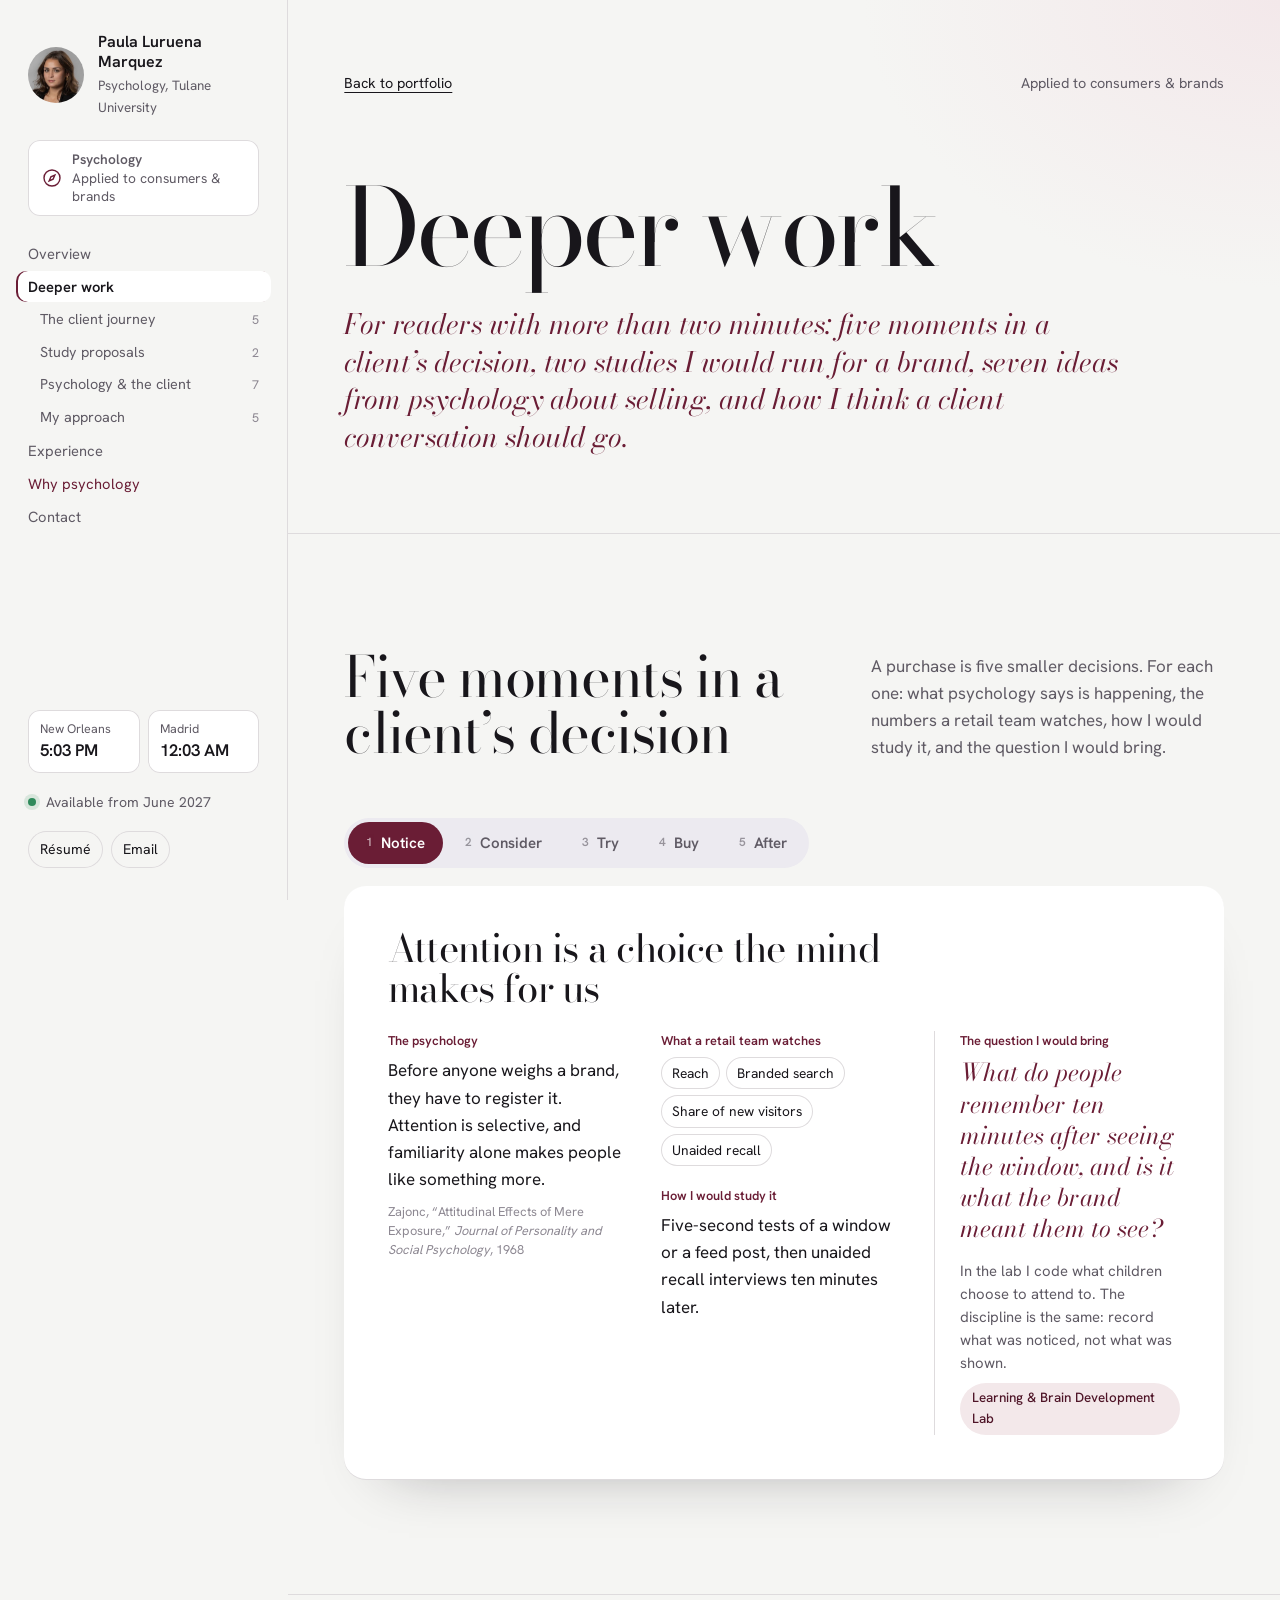
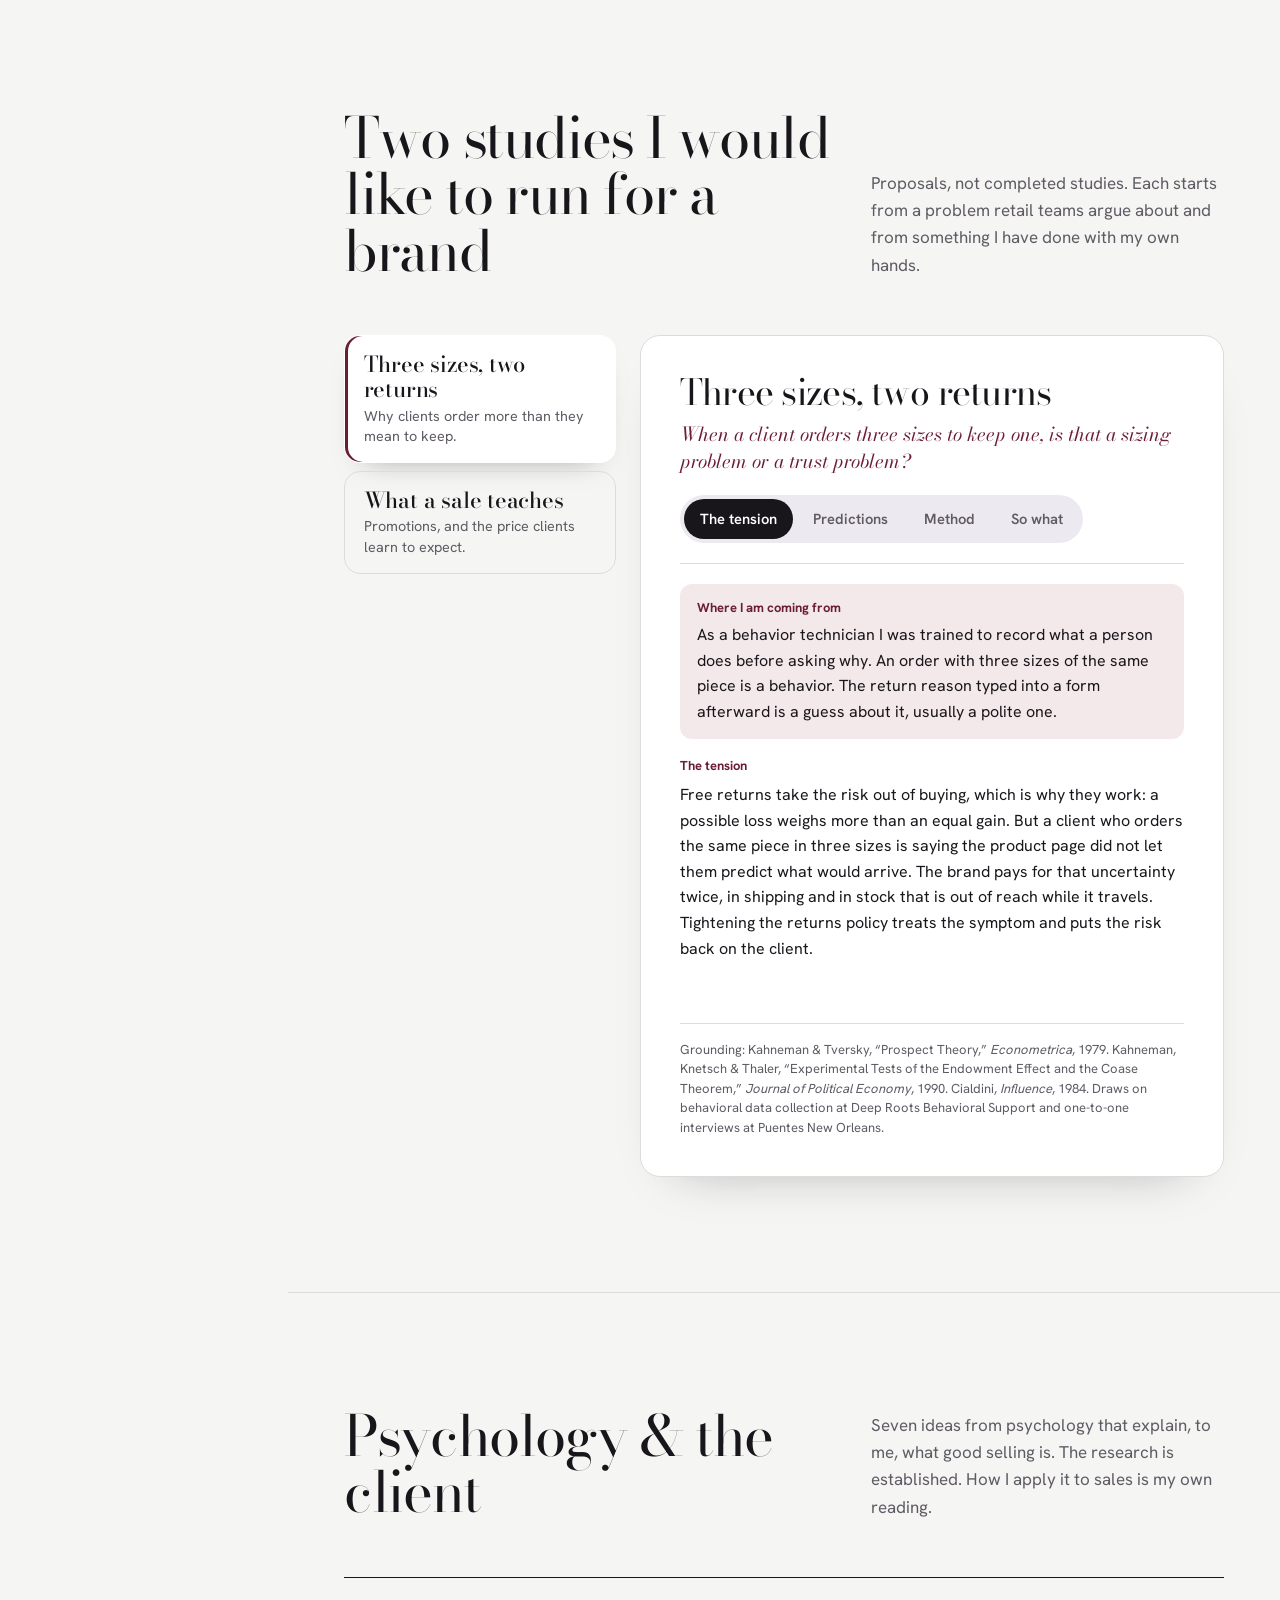
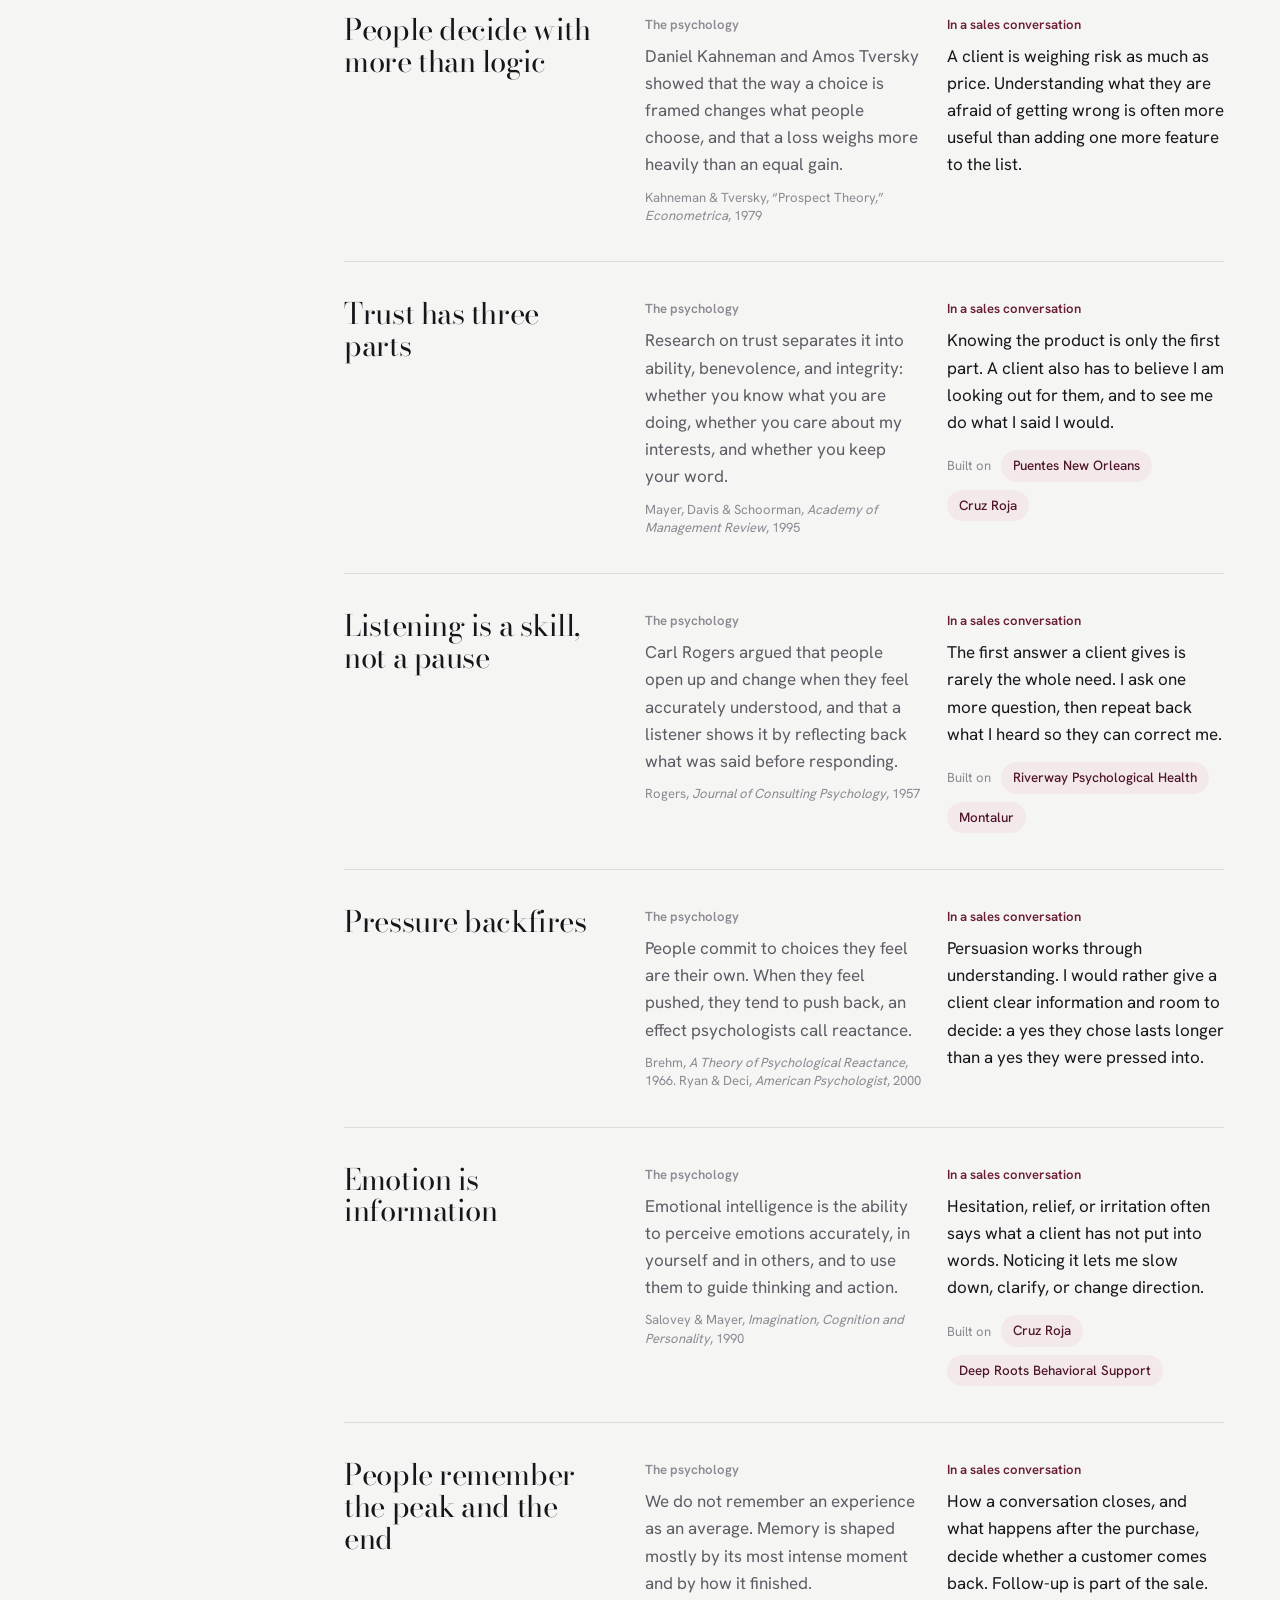
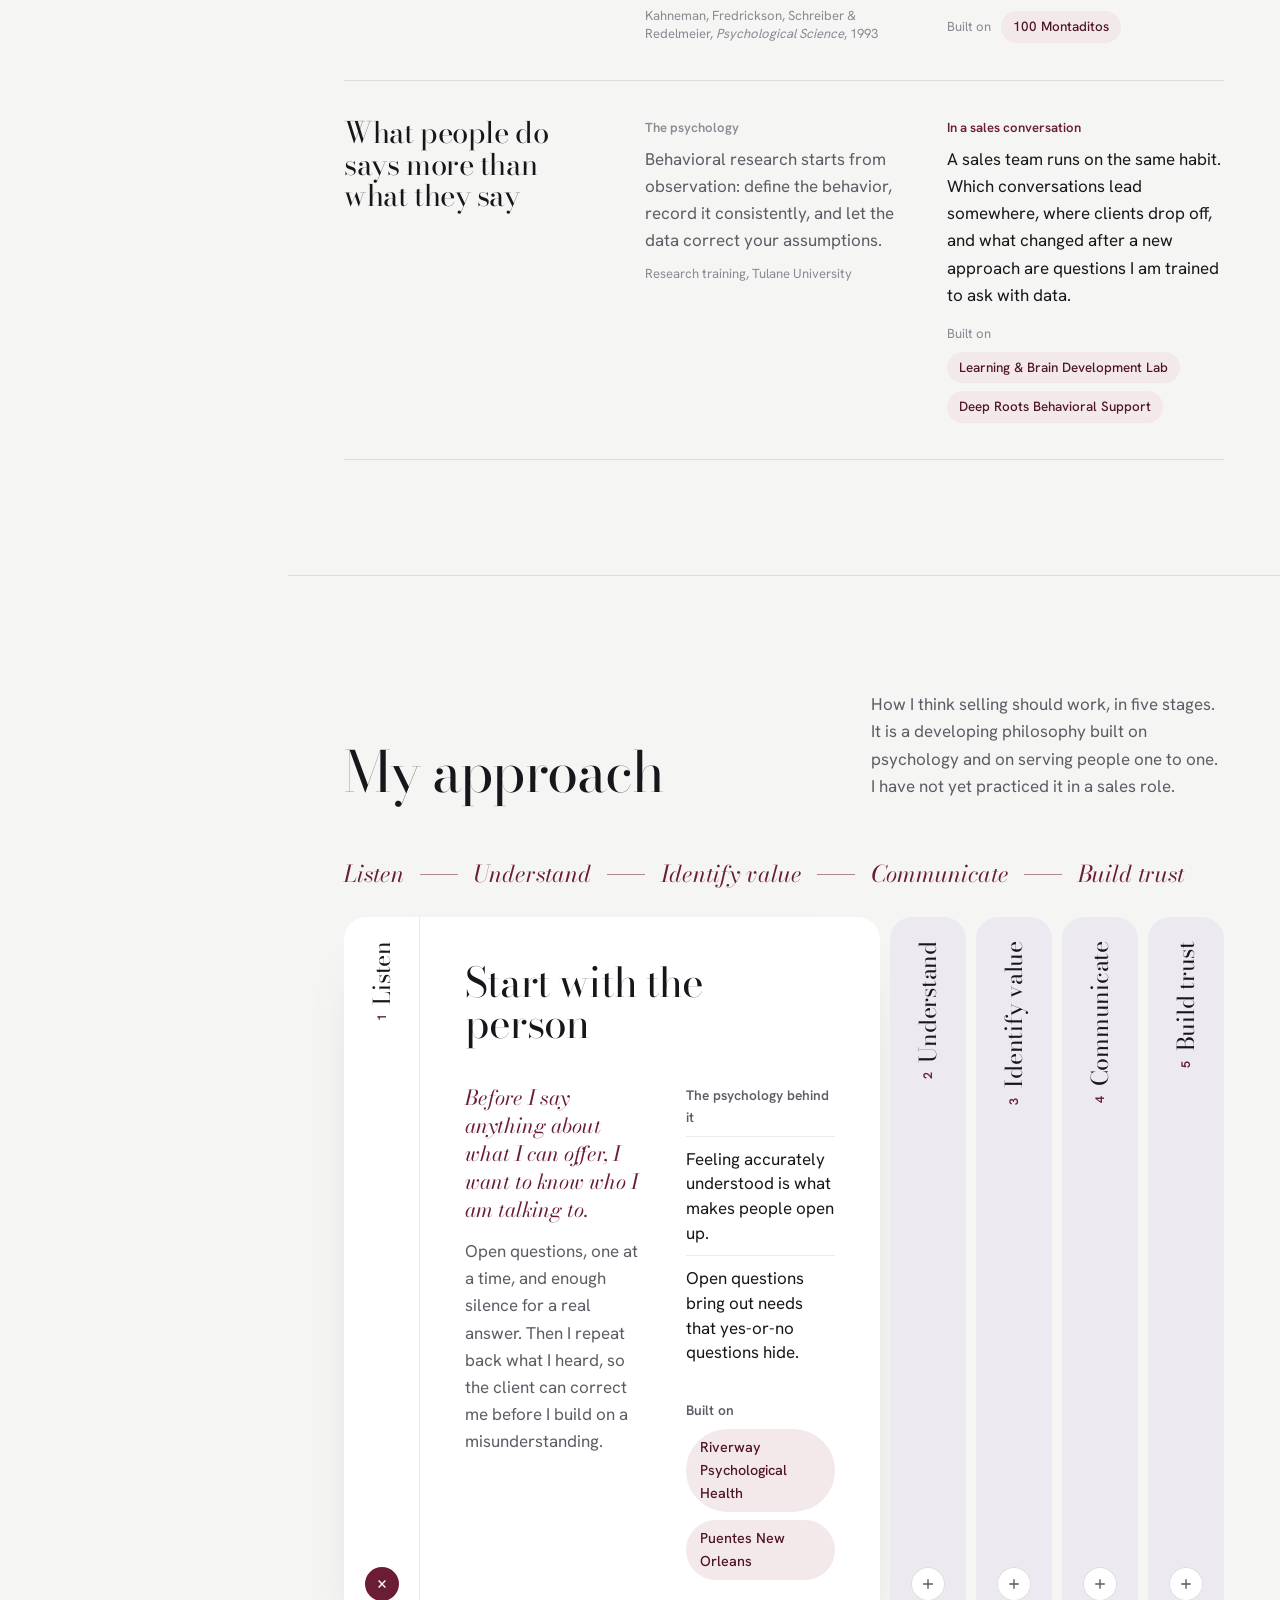
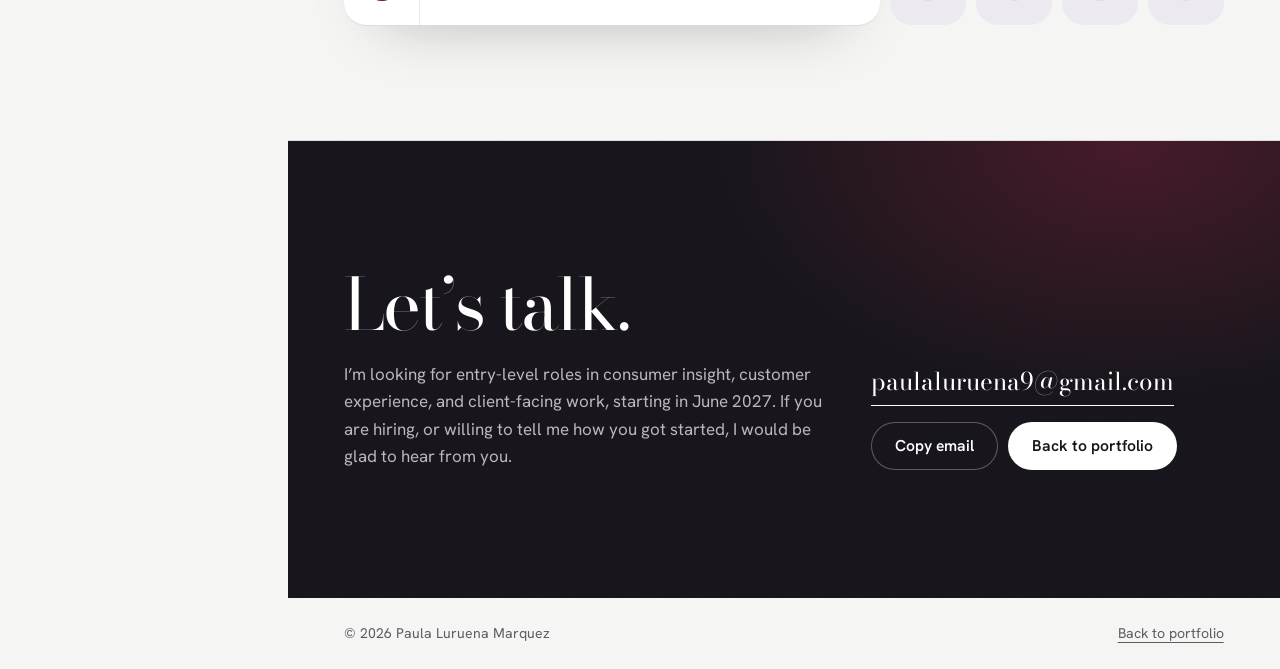
<file: depth.html>
<!doctype html>
<html lang="en">
<head>
  <meta charset="UTF-8">
  <meta name="viewport" content="width=device-width, initial-scale=1">
  <meta name="theme-color" content="#f5f5f3">
  <title>Deeper work | Paula Luruena Marquez</title>
  <meta name="description" content="For readers with more than two minutes: five moments in a client’s decision, two studies I would run for a brand, seven ideas from psychology about selling, and how I think a client conversation should go.">
  <meta property="og:title" content="Deeper work | Paula Luruena Marquez">
  <meta property="og:description" content="For readers with more than two minutes: five moments in a client’s decision, two studies I would run for a brand, seven ideas from psychology about selling, and how I think a client conversation should go.">
  <meta property="og:type" content="article">
  <meta property="og:url" content="https://paulaluruena.github.io/Paula_Luruena_Portfolio_ConsumerBrand/depth.html">
  <link rel="canonical" href="https://paulaluruena.github.io/Paula_Luruena_Portfolio_ConsumerBrand/depth.html">
  <link rel="icon" type="image/svg+xml" href="data:image/svg+xml,%3Csvg xmlns='http://www.w3.org/2000/svg' viewBox='0 0 64 64'%3E%3Crect width='64' height='64' rx='32' fill='%2318161b'/%3E%3Ctext x='32' y='42' text-anchor='middle' font-family='Didot,Georgia,serif' font-size='26' fill='%23f5f5f3'%3EPL%3C/text%3E%3C/svg%3E">
  <link rel="preload" href="assets/bodoni-moda-latin-opsz-normal.woff2" as="font" type="font/woff2" crossorigin>
  <link rel="preload" href="assets/hanken-grotesk-latin-wght-normal.woff2" as="font" type="font/woff2" crossorigin>
  <link rel="stylesheet" href="styles.css">
  <script>document.documentElement.className = "js";</script>
  <script src="script.js" defer></script>
</head>
<body class="site-consumer story-page">
  <a class="skip-link" href="#main">Skip to content</a>
  <header class="rail">
    <a class="id" href="index.html"><img src="assets/paula-avatar.jpg" width="56" height="56" alt="Paula Luruena Marquez"><span><span class="id-name">Paula Luruena Marquez</span><span class="id-role">Psychology, Tulane University</span></span></a>
    <button class="menu-toggle" type="button" aria-controls="drawer" aria-expanded="false"><span>Menu</span></button>
    <div class="rail-drawer" id="drawer">
      <p class="track-label"><svg width="20" height="20" viewBox="0 0 20 20" fill="none" stroke="currentColor" stroke-width="1.4" aria-hidden="true"><circle cx="10" cy="10" r="8"/><path d="m12.8 7.2-1.7 3.9-3.9 1.7 1.7-3.9z"/></svg><span><strong>Psychology</strong><span>Applied to consumers &amp; brands</span></span></p>
      <nav class="rail-nav" id="navigation" aria-label="Sections"><a href="index.html#top">Overview</a><a href="depth.html" aria-current="page">Deeper work</a><a class="nav-chapter" href="#journey">The client journey<small>5</small></a><a class="nav-chapter" href="#proposals">Study proposals<small>2</small></a><a class="nav-chapter" href="#why">Psychology &amp; the client<small>7</small></a><a class="nav-chapter" href="#approach">My approach<small>5</small></a><a href="index.html#experience">Experience</a><a href="story.html" class="nav-story">Why psychology</a><a href="index.html#contact">Contact</a></nav>
      <div class="rail-foot">
        <div class="clocks"><p class="clock"><span>New Orleans</span><time data-tz="America/Chicago">&nbsp;</time></p><p class="clock"><span>Madrid</span><time data-tz="Europe/Madrid">&nbsp;</time></p></div>
        <p class="status"><i aria-hidden="true"></i>Available from June 2027</p>
        <p class="rail-links"><a href="assets/Paula-Luruena-Marquez-Resume.pdf" download>Résumé</a><a href="mailto:paulaluruena9@gmail.com">Email</a></p>
      </div>
    </div>
  </header>

  <main id="main">
    <section class="story-hero" id="top" aria-labelledby="depth-title">
      <div class="wrap">
        <p class="hero-top"><a href="index.html">Back to portfolio</a><span>Applied to consumers &amp; brands</span></p>
        <h1 class="story-title" id="depth-title">Deeper work</h1>
        <p class="story-dek depth-dek">For readers with more than two minutes: five moments in a client’s decision, two studies I would run for a brand, seven ideas from psychology about selling, and how I think a client conversation should go.</p>
      </div>
    </section>
    <section class="section" id="journey" aria-labelledby="journey-title">
      <div class="wrap">
        <div class="section-head"><h2 id="journey-title">Five moments in a client’s decision</h2><p>A purchase is five smaller decisions. For each one: what psychology says is happening, the numbers a retail team watches, how I would study it, and the question I would bring.</p></div>
        <div class="tabset journey"><div class="tabset-tabs" role="tablist" aria-label="Moments in the client journey" data-tabs><button type="button" role="tab" id="jr-t0" aria-controls="jr-p0" aria-selected="true"><span class="jn">1</span>Notice</button><button type="button" role="tab" id="jr-t1" aria-controls="jr-p1" aria-selected="false" tabindex="-1"><span class="jn">2</span>Consider</button><button type="button" role="tab" id="jr-t2" aria-controls="jr-p2" aria-selected="false" tabindex="-1"><span class="jn">3</span>Try</button><button type="button" role="tab" id="jr-t3" aria-controls="jr-p3" aria-selected="false" tabindex="-1"><span class="jn">4</span>Buy</button><button type="button" role="tab" id="jr-t4" aria-controls="jr-p4" aria-selected="false" tabindex="-1"><span class="jn">5</span>After</button></div><div class="stack"><div class="tp is-on" id="jr-p0" role="tabpanel" aria-labelledby="jr-t0"><h3>Attention is a choice the mind makes for us</h3>
            <div class="jgrid">
              <div><h4>The psychology</h4><p>Before anyone weighs a brand, they have to register it. Attention is selective, and familiarity alone makes people like something more.</p><p class="src">Zajonc, “Attitudinal Effects of Mere Exposure,” <i>Journal of Personality and Social Psychology</i>, 1968</p></div>
              <div><h4>What a retail team watches</h4><ul class="metrics"><li>Reach</li><li>Branded search</li><li>Share of new visitors</li><li>Unaided recall</li></ul><h4>How I would study it</h4><p>Five-second tests of a window or a feed post, then unaided recall interviews ten minutes later.</p></div>
              <div class="jq"><h4>The question I would bring</h4><p class="q">What do people remember ten minutes after seeing the window, and is it what the brand meant them to see?</p><p class="mine">In the lab I code what children choose to attend to. The discipline is the same: record what was noticed, not what was shown. <a class="chip-link" href="index.html#r-lab">Learning &amp; Brain Development Lab</a></p></div>
            </div></div><div class="tp" id="jr-p1" role="tabpanel" aria-labelledby="jr-t1"><h3>People shop for a version of themselves</h3>
            <div class="jgrid">
              <div><h4>The psychology</h4><p>People lean toward brands whose image matches how they see themselves, or how they would like to be seen. A client deciding whether a brand is “for someone like me” is making an identity judgment before a product one.</p><p class="src">Sirgy, “Self-Concept in Consumer Behavior,” <i>Journal of Consumer Research</i>, 1982</p></div>
              <div><h4>What a retail team watches</h4><ul class="metrics"><li>Product views per visit</li><li>Add-to-bag rate</li><li>Wishlist saves</li><li>Time to first purchase</li></ul><h4>How I would study it</h4><p>Interviews built around one real moment: “show me the last thing you almost bought.” Then a card sort of who each brand is for.</p></div>
              <div class="jq"><h4>The question I would bring</h4><p class="q">Who does the client think this brand is for, and do they count themselves in?</p><p class="mine">At Puentes I learned to ask about one concrete situation before any general question. People describe what they did far more accurately than what they usually do. <a class="chip-link" href="index.html#r-puentes">Puentes New Orleans</a></p></div>
            </div></div><div class="tp" id="jr-p2" role="tabpanel" aria-labelledby="jr-t2"><h3>Holding something makes it partly yours</h3>
            <div class="jgrid">
              <div><h4>The psychology</h4><p>Touching an object, or vividly imagining owning it, raises how much people feel it is already theirs, and people ask more to give up something they own than they would pay to get it.</p><p class="src">Peck &amp; Shu, “The Effect of Mere Touch on Perceived Ownership,” <i>Journal of Consumer Research</i>, 2009. Kahneman, Knetsch &amp; Thaler, <i>Journal of Political Economy</i>, 1990</p></div>
              <div><h4>What a retail team watches</h4><ul class="metrics"><li>Fitting-room conversion</li><li>Size-guide use</li><li>Bracketing rate</li><li>Return rate by reason</li></ul><h4>How I would study it</h4><p>Fitting-room intercepts in store. Online, coding free-text return reasons into categories two people can agree on.</p></div>
              <div class="jq"><h4>The question I would bring</h4><p class="q">What does the fitting room answer that the product page leaves open?</p><p class="mine">As a behavior technician I recorded what a child did before asking why. A return is a behavior with a reason code attached, and the code is usually the least informative part. <a class="chip-link" href="index.html#r-deeproots">Deep Roots Behavioral Support</a></p></div>
            </div></div><div class="tp" id="jr-p3" role="tabpanel" aria-labelledby="jr-t3"><h3>Every extra step is a reason to stop</h3>
            <div class="jgrid">
              <div><h4>The psychology</h4><p>A possible loss weighs more than an equal gain, so doubt grows as the moment of paying gets closer. Effort matters as much as price: making something easy does more for loyalty than trying to delight.</p><p class="src">Kahneman &amp; Tversky, <i>Econometrica</i>, 1979. Dixon, Freeman &amp; Toman, “Stop Trying to Delight Your Customers,” <i>Harvard Business Review</i>, 2010</p></div>
              <div><h4>What a retail team watches</h4><ul class="metrics"><li>Checkout conversion</li><li>Cart abandonment</li><li>Average order value</li><li>Payment-step drop-off</li></ul><h4>How I would study it</h4><p>An A/B test with a holdout group, paired with a one-question exit survey for people who leave the bag.</p></div>
              <div class="jq"><h4>The question I would bring</h4><p class="q">At which step do people stop feeling sure, and is it the price or the effort?</p><p class="mine">In a restaurant in Madrid I watched a line form or dissolve depending on one slow step at the till. People forgive a price sooner than a wait. <a class="chip-link" href="index.html#r-montaditos">100 Montaditos</a></p></div>
            </div></div><div class="tp" id="jr-p4" role="tabpanel" aria-labelledby="jr-t4"><h3>People remember the peak and the end</h3>
            <div class="jgrid">
              <div><h4>The psychology</h4><p>An experience is remembered by its most intense moment and by how it finished, not by its average. What happens after the purchase is where the memory is made.</p><p class="src">Kahneman, Fredrickson, Schreiber &amp; Redelmeier, <i>Psychological Science</i>, 1993. Reichheld, “The One Number You Need to Grow,” <i>Harvard Business Review</i>, 2003</p></div>
              <div><h4>What a retail team watches</h4><ul class="metrics"><li>Repeat purchase rate</li><li>Time to second order</li><li>Net Promoter Score</li><li>Customer lifetime value</li></ul><h4>How I would study it</h4><p>Cohort analysis of first-time buyers, with follow-up interviews at thirty days with those who came back and those who did not.</p></div>
              <div class="jq"><h4>The question I would bring</h4><p class="q">What happened between the first and the second purchase for the clients who returned?</p><p class="mine">On the Cruz Roja line, how a call ended decided whether the person would call again. I think about endings before I think about openings. <a class="chip-link" href="index.html#r-cruzroja">Cruz Roja</a></p></div>
            </div></div></div></div>
      </div>
    </section><section class="section" id="proposals" aria-labelledby="proposals-title">
      <div class="wrap">
        <div class="section-head"><h2 id="proposals-title">Two studies I would like to run for a brand</h2><p>Proposals, not completed studies. Each starts from a problem retail teams argue about and from something I have done with my own hands.</p></div>
        <div class="briefs">
          <div class="brief-tabs" role="tablist" aria-label="Study proposals" aria-orientation="vertical"><button type="button" role="tab" id="tab-bracket" aria-controls="brief-bracket" aria-selected="true"><strong>Three sizes, two returns</strong><span>Why clients order more than they mean to keep.</span></button><button type="button" role="tab" id="tab-markdown" aria-controls="brief-markdown" aria-selected="false" tabindex="-1"><strong>What a sale teaches</strong><span>Promotions, and the price clients learn to expect.</span></button></div>
          <div class="brief-stack"><article class="brief is-on" id="brief-bracket" role="tabpanel" aria-labelledby="tab-bracket">
              <h3>Three sizes, two returns</h3>
              <p class="brief-question">When a client orders three sizes to keep one, is that a sizing problem or a trust problem?</p>
              <div class="steps" role="tablist" aria-label="Parts of this study"><button type="button" role="tab" id="step-bracket-why" aria-controls="pane-bracket-why" aria-selected="true">The tension</button><button type="button" role="tab" id="step-bracket-predict" aria-controls="pane-bracket-predict" aria-selected="false" tabindex="-1">Predictions</button><button type="button" role="tab" id="step-bracket-method" aria-controls="pane-bracket-method" aria-selected="false" tabindex="-1">Method</button><button type="button" role="tab" id="step-bracket-sowhat" aria-controls="pane-bracket-sowhat" aria-selected="false" tabindex="-1">So what</button></div>
              <div class="panes">
              <div class="pane is-on" id="pane-bracket-why" role="tabpanel" aria-labelledby="step-bracket-why"><div class="brief-angle"><b>Where I am coming from</b><p>As a behavior technician I was trained to record what a person does before asking why. An order with three sizes of the same piece is a behavior. The return reason typed into a form afterward is a guess about it, usually a polite one.</p></div><h4>The tension</h4><p>Free returns take the risk out of buying, which is why they work: a possible loss weighs more than an equal gain. But a client who orders the same piece in three sizes is saying the product page did not let them predict what would arrive. The brand pays for that uncertainty twice, in shipping and in stock that is out of reach while it travels. Tightening the returns policy treats the symptom and puts the risk back on the client.</p></div>
              <div class="pane" id="pane-bracket-predict" role="tabpanel" aria-labelledby="step-bracket-predict"><h4>What psychology predicts</h4><ol class="hyp"><li><b>It is uncertainty, not habit.</b> Ordering several sizes should cluster in first orders and in categories the client has not bought from before, and fade once they know how the brand fits.</li><li><b>People like me beat a size chart.</b> When people are unsure they look to others like them. Fit notes from buyers with a similar height and usual size should cut multi-size orders more than a chart of measurements.</li><li><b>Trying at home builds attachment.</b> People value what already feels like theirs. Clients who order several sizes and keep one should reorder more often than clients who order one and send it back.</li></ol></div>
              <div class="pane" id="pane-bracket-method" role="tabpanel" aria-labelledby="step-bracket-method"><h4>Design</h4><p>Three steps. First, describe: classify a season of orders as single-size or multi-size, and compare first orders with repeat orders across categories. Second, listen: fifteen interviews with clients who recently ordered several sizes, built around that one order. Third, test: in one category, show half of visitors fit notes from similar buyers and half the standard size chart.</p><h4>What I would measure</h4><p>The share of orders with more than one size, the return rate, the share of clients who keep at least one piece, and whether they order again within ninety days. The primary outcome is the multi-size rate among first-time buyers.</p></div>
              <div class="pane" id="pane-bracket-sowhat" role="tabpanel" aria-labelledby="step-bracket-sowhat"><h4>What would change my mind</h4><p>If long-standing clients order several sizes as often as new ones, in categories they know well, then it is not uncertainty. They are using home as the fitting room, and the answer is logistics, not information.</p><h4>What a team could do with it</h4><p>A view of which categories create the most doubt. A reason to invest in fit information before tightening returns. A way to tell the client who needs help choosing from the one who was always going to keep one.</p><h4>Care and limits</h4><p>Order data shows what people did, not why, which is what the interviews are for. One category in one season cannot speak for the whole range. I have not worked with retail order data yet; this is how I would approach it, and I would expect the first week to teach me what I have wrong.</p></div>
              </div>
              <p class="brief-sources">Grounding: Kahneman &amp; Tversky, “Prospect Theory,” <cite>Econometrica</cite>, 1979. Kahneman, Knetsch &amp; Thaler, “Experimental Tests of the Endowment Effect and the Coase Theorem,” <cite>Journal of Political Economy</cite>, 1990. Cialdini, <cite>Influence</cite>, 1984. Draws on behavioral data collection at Deep Roots Behavioral Support and one-to-one interviews at Puentes New Orleans.</p>
            </article><article class="brief" id="brief-markdown" role="tabpanel" aria-labelledby="tab-markdown">
              <h3>What a sale teaches</h3>
              <p class="brief-question">Does a discount win this purchase and teach the client to wait for the next one?</p>
              <div class="steps" role="tablist" aria-label="Parts of this study"><button type="button" role="tab" id="step-markdown-why" aria-controls="pane-markdown-why" aria-selected="true">The tension</button><button type="button" role="tab" id="step-markdown-predict" aria-controls="pane-markdown-predict" aria-selected="false" tabindex="-1">Predictions</button><button type="button" role="tab" id="step-markdown-method" aria-controls="pane-markdown-method" aria-selected="false" tabindex="-1">Method</button><button type="button" role="tab" id="step-markdown-sowhat" aria-controls="pane-markdown-sowhat" aria-selected="false" tabindex="-1">So what</button></div>
              <div class="panes">
              <div class="pane is-on" id="pane-markdown-why" role="tabpanel" aria-labelledby="step-markdown-why"><div class="brief-angle"><b>Where I am coming from</b><p>In applied behavior analysis, what you reward, and when, is what you get more of. A markdown is a reward delivered on a schedule, and people learn schedules quickly. I spent a summer watching that happen one session at a time.</p></div><h4>The tension</h4><p>People do not judge a price on its own. They judge it against the price they expect, and that expectation is built from the prices they have seen before. Research on reference prices has found this again and again. A promotion lifts sales this week and lowers the expected price a little, and a brand that promotes often may be teaching its best clients that the full price is for people who did not wait.</p></div>
              <div class="pane" id="pane-markdown-predict" role="tabpanel" aria-labelledby="step-markdown-predict"><h4>What psychology predicts</h4><ol class="hyp"><li><b>The expected price drifts.</b> After two visits that include a promotion, the price people say they expect to pay should sit closer to the promotional price than to the full one.</li><li><b>Waiting is learned.</b> People who first met the brand through a promotion should be less willing to pay full price later than people who first met it at full price, for the same piece.</li><li><b>Not every reward is a discount.</b> A reward that is not a lower price, such as early access to a collection, should bring people back without moving the price they expect.</li></ol></div>
              <div class="pane" id="pane-markdown-method" role="tabpanel" aria-labelledby="step-markdown-method"><h4>Design</h4><p>A survey experiment with about 300 people who shop for clothing online. Each sees the same invented brand across three simulated visits a week apart. They are randomly assigned one of three histories: always full price, two promotions, or two early-access invitations. On the fourth visit everyone sees the same piece at full price.</p><h4>What I would measure</h4><p>The price they expect to pay, asked before the price is shown. Whether they would buy now or wait. How they describe the brand in three words. The primary outcome is the gap between the expected price and the full price, by history.</p></div>
              <div class="pane" id="pane-markdown-sowhat" role="tabpanel" aria-labelledby="step-markdown-sowhat"><h4>What would change my mind</h4><p>If the expected price does not move after two promotions, clients are reading a sale as an event, not as the real price, and the concern is overstated for brands that promote rarely.</p><h4>What a team could do with it</h4><p>Expected price as a number worth tracking beside sales. Evidence for or against rewarding loyal clients with access in place of discounts. A reason to look at promotion frequency per client, not only per season.</p><h4>Care and limits</h4><p>Simulated visits are not real spending, and three weeks is short. Luxury and mass brands will differ, since for some houses never discounting is part of what is being bought. A brand with real purchase histories could check the second prediction directly, and that would be the better study.</p></div>
              </div>
              <p class="brief-sources">Grounding: Kalyanaram &amp; Winer, “Empirical Generalizations from Reference Price Research,” <cite>Marketing Science</cite>, 1995. Tversky &amp; Kahneman, “Judgment under Uncertainty,” <cite>Science</cite>, 1974. Draws on reinforcement procedures and session-by-session data collection at Deep Roots Behavioral Support.</p>
            </article></div>
        </div>
      </div>
    </section><section class="section" id="why" aria-labelledby="why-title">
      <div class="wrap">
        <div class="section-head"><h2 id="why-title">Psychology &amp; the client</h2><p>Seven ideas from psychology that explain, to me, what good selling is. The research is established. How I apply it to sales is my own reading.</p></div>
        <ul class="ideas">
          <li class="idea">
            <h3>People decide with more than logic</h3>
            <div class="idea-col"><h4>The psychology</h4><p>Daniel Kahneman and Amos Tversky showed that the way a choice is framed changes what people choose, and that a loss weighs more heavily than an equal gain.</p><p class="idea-src">Kahneman &amp; Tversky, “Prospect Theory,” <cite>Econometrica</cite>, 1979</p></div>
            <div class="idea-col idea-sale"><h4>In a sales conversation</h4><p>A client is weighing risk as much as price. Understanding what they are afraid of getting wrong is often more useful than adding one more feature to the list.</p></div>
          </li>
          <li class="idea">
            <h3>Trust has three parts</h3>
            <div class="idea-col"><h4>The psychology</h4><p>Research on trust separates it into ability, benevolence, and integrity: whether you know what you are doing, whether you care about my interests, and whether you keep your word.</p><p class="idea-src">Mayer, Davis &amp; Schoorman, <cite>Academy of Management Review</cite>, 1995</p></div>
            <div class="idea-col idea-sale"><h4>In a sales conversation</h4><p>Knowing the product is only the first part. A client also has to believe I am looking out for them, and to see me do what I said I would.</p><p class="idea-built"><span>Built on</span><a class="chip-link" href="index.html#r-puentes">Puentes New Orleans</a><a class="chip-link" href="index.html#r-cruzroja">Cruz Roja</a></p></div>
          </li>
          <li class="idea">
            <h3>Listening is a skill, not a pause</h3>
            <div class="idea-col"><h4>The psychology</h4><p>Carl Rogers argued that people open up and change when they feel accurately understood, and that a listener shows it by reflecting back what was said before responding.</p><p class="idea-src">Rogers, <cite>Journal of Consulting Psychology</cite>, 1957</p></div>
            <div class="idea-col idea-sale"><h4>In a sales conversation</h4><p>The first answer a client gives is rarely the whole need. I ask one more question, then repeat back what I heard so they can correct me.</p><p class="idea-built"><span>Built on</span><a class="chip-link" href="index.html#r-riverway">Riverway Psychological Health</a><a class="chip-link" href="index.html#r-montalur">Montalur</a></p></div>
          </li>
          <li class="idea">
            <h3>Pressure backfires</h3>
            <div class="idea-col"><h4>The psychology</h4><p>People commit to choices they feel are their own. When they feel pushed, they tend to push back, an effect psychologists call reactance.</p><p class="idea-src">Brehm, <cite>A Theory of Psychological Reactance</cite>, 1966. Ryan &amp; Deci, <cite>American Psychologist</cite>, 2000</p></div>
            <div class="idea-col idea-sale"><h4>In a sales conversation</h4><p>Persuasion works through understanding. I would rather give a client clear information and room to decide: a yes they chose lasts longer than a yes they were pressed into.</p></div>
          </li>
          <li class="idea">
            <h3>Emotion is information</h3>
            <div class="idea-col"><h4>The psychology</h4><p>Emotional intelligence is the ability to perceive emotions accurately, in yourself and in others, and to use them to guide thinking and action.</p><p class="idea-src">Salovey &amp; Mayer, <cite>Imagination, Cognition and Personality</cite>, 1990</p></div>
            <div class="idea-col idea-sale"><h4>In a sales conversation</h4><p>Hesitation, relief, or irritation often says what a client has not put into words. Noticing it lets me slow down, clarify, or change direction.</p><p class="idea-built"><span>Built on</span><a class="chip-link" href="index.html#r-cruzroja">Cruz Roja</a><a class="chip-link" href="index.html#r-deeproots">Deep Roots Behavioral Support</a></p></div>
          </li>
          <li class="idea">
            <h3>People remember the peak and the end</h3>
            <div class="idea-col"><h4>The psychology</h4><p>We do not remember an experience as an average. Memory is shaped mostly by its most intense moment and by how it finished.</p><p class="idea-src">Kahneman, Fredrickson, Schreiber &amp; Redelmeier, <cite>Psychological Science</cite>, 1993</p></div>
            <div class="idea-col idea-sale"><h4>In a sales conversation</h4><p>How a conversation closes, and what happens after the purchase, decide whether a customer comes back. Follow-up is part of the sale.</p><p class="idea-built"><span>Built on</span><a class="chip-link" href="index.html#r-montaditos">100 Montaditos</a></p></div>
          </li>
          <li class="idea">
            <h3>What people do says more than what they say</h3>
            <div class="idea-col"><h4>The psychology</h4><p>Behavioral research starts from observation: define the behavior, record it consistently, and let the data correct your assumptions.</p><p class="idea-src">Research training, Tulane University</p></div>
            <div class="idea-col idea-sale"><h4>In a sales conversation</h4><p>A sales team runs on the same habit. Which conversations lead somewhere, where clients drop off, and what changed after a new approach are questions I am trained to ask with data.</p><p class="idea-built"><span>Built on</span><a class="chip-link" href="index.html#r-lab">Learning &amp; Brain Development Lab</a><a class="chip-link" href="index.html#r-deeproots">Deep Roots Behavioral Support</a></p></div>
          </li>
        </ul>
      </div>
    </section><section class="section" id="approach" aria-labelledby="approach-title">
      <div class="wrap">
        <div class="section-head"><h2 id="approach-title">My approach</h2><p>How I think selling should work, in five stages. It is a developing philosophy built on psychology and on serving people one to one. I have not yet practiced it in a sales role.</p></div>
        <p class="flow" aria-hidden="true"><span>Listen</span><span>Understand</span><span>Identify value</span><span>Communicate</span><span>Build trust</span></p>
        <div class="panels panels-5">
          <div class="panel is-open">
            <button class="panel-toggle" type="button" aria-expanded="true" aria-controls="stage-0"><span class="vlabel"><span class="step-n">1</span>Listen</span><span class="glyph"><svg width="14" height="14" viewBox="0 0 16 16" fill="none" stroke="currentColor" stroke-width="1.6" aria-hidden="true"><path d="M8 2.5v11M2.5 8h11"/></svg></span></button>
            <div class="panel-body" id="stage-0" role="region" aria-label="Listen">
              <h3>Start with the person</h3>
              <div class="panel-copy"><p class="panel-lead">Before I say anything about what I can offer, I want to know who I am talking to.</p><p>Open questions, one at a time, and enough silence for a real answer. Then I repeat back what I heard, so the client can correct me before I build on a misunderstanding.</p></div>
              <div class="panel-aside"><h4>The psychology behind it</h4><ul><li>Feeling accurately understood is what makes people open up.</li><li>Open questions bring out needs that yes-or-no questions hide.</li></ul><h4>Built on</h4><div class="chips"><a class="chip-link" href="index.html#r-riverway">Riverway Psychological Health</a><a class="chip-link" href="index.html#r-puentes">Puentes New Orleans</a></div></div>
            </div>
          </div>
          <div class="panel">
            <button class="panel-toggle" type="button" aria-expanded="false" aria-controls="stage-1"><span class="vlabel"><span class="step-n">2</span>Understand</span><span class="glyph"><svg width="14" height="14" viewBox="0 0 16 16" fill="none" stroke="currentColor" stroke-width="1.6" aria-hidden="true"><path d="M8 2.5v11M2.5 8h11"/></svg></span></button>
            <div class="panel-body" id="stage-1" role="region" aria-label="Understand">
              <h3>Find the need under the request</h3>
              <div class="panel-copy"><p class="panel-lead">What someone asks for and what they need are often not the same thing.</p><p>A budget, a deadline, a manager to convince, a past purchase that went badly: the reasons behind a request decide what will actually help. I look for what the client is trying to get done.</p></div>
              <div class="panel-aside"><h4>The psychology behind it</h4><ul><li>Motivation explains behavior better than stated preference does.</li><li>People weigh a possible loss more heavily than an equal gain.</li></ul><h4>Built on</h4><div class="chips"><a class="chip-link" href="index.html#r-puentes">Puentes New Orleans</a><a class="chip-link" href="index.html#r-montalur">Montalur</a></div></div>
            </div>
          </div>
          <div class="panel">
            <button class="panel-toggle" type="button" aria-expanded="false" aria-controls="stage-2"><span class="vlabel"><span class="step-n">3</span>Identify value</span><span class="glyph"><svg width="14" height="14" viewBox="0 0 16 16" fill="none" stroke="currentColor" stroke-width="1.6" aria-hidden="true"><path d="M8 2.5v11M2.5 8h11"/></svg></span></button>
            <div class="panel-body" id="stage-2" role="region" aria-label="Identify value">
              <h3>Match, don’t push</h3>
              <div class="panel-copy"><p class="panel-lead">Value is where what the client needs meets what I can honestly offer.</p><p>If the fit is real, I should be able to say exactly why. If it is not, saying so is worth more than a sale the client will regret, and it is the reason they will take my call next time.</p></div>
              <div class="panel-aside"><h4>The psychology behind it</h4><ul><li>Integrity is one of the three foundations of trust.</li><li>People stay committed to decisions they feel they made freely.</li></ul><h4>Built on</h4><div class="chips"><a class="chip-link" href="index.html#r-deeproots">Deep Roots Behavioral Support</a><a class="chip-link" href="index.html#r-lab">Learning &amp; Brain Development Lab</a></div></div>
            </div>
          </div>
          <div class="panel">
            <button class="panel-toggle" type="button" aria-expanded="false" aria-controls="stage-3"><span class="vlabel"><span class="step-n">4</span>Communicate</span><span class="glyph"><svg width="14" height="14" viewBox="0 0 16 16" fill="none" stroke="currentColor" stroke-width="1.6" aria-hidden="true"><path d="M8 2.5v11M2.5 8h11"/></svg></span></button>
            <div class="panel-body" id="stage-3" role="region" aria-label="Communicate">
              <h3>Say it so it lands</h3>
              <div class="panel-copy"><p class="panel-lead">The same offer has to be explained differently to different people.</p><p>Plain language, the client’s own words, and the two or three points that matter to them. Some people want the numbers first and others want the story, and it is my job to notice which.</p></div>
              <div class="panel-aside"><h4>The psychology behind it</h4><ul><li>Framing changes how the same information is received.</li><li>Culture and language shape what sounds clear, polite, or convincing.</li></ul><h4>Built on</h4><div class="chips"><a class="chip-link" href="index.html#r-montalur">Montalur</a><a class="chip-link" href="index.html#r-cruzroja">Cruz Roja</a></div></div>
            </div>
          </div>
          <div class="panel">
            <button class="panel-toggle" type="button" aria-expanded="false" aria-controls="stage-4"><span class="vlabel"><span class="step-n">5</span>Build trust</span><span class="glyph"><svg width="14" height="14" viewBox="0 0 16 16" fill="none" stroke="currentColor" stroke-width="1.6" aria-hidden="true"><path d="M8 2.5v11M2.5 8h11"/></svg></span></button>
            <div class="panel-body" id="stage-4" role="region" aria-label="Build trust">
              <h3>Keep the relationship after the yes</h3>
              <div class="panel-copy"><p class="panel-lead">Trust is built by what happens after someone agrees.</p><p>Following up, doing what I said I would, and being easy to reach when something goes wrong. Repeat business and referrals come from how a relationship is kept, which is why I count this stage as part of selling.</p></div>
              <div class="panel-aside"><h4>The psychology behind it</h4><ul><li>People remember how an experience ended.</li><li>Consistency over time is how reliability is judged.</li></ul><h4>Built on</h4><div class="chips"><a class="chip-link" href="index.html#r-montaditos">100 Montaditos</a><a class="chip-link" href="index.html#r-deeproots">Deep Roots Behavioral Support</a></div></div>
            </div>
          </div>
        </div>
      </div>
    </section>
    <section class="contact" id="contact" aria-labelledby="contact-title">
      <div class="wrap contact-grid">
        <div class="contact-main"><h2 id="contact-title">Let’s talk.</h2><p>I’m looking for entry-level roles in consumer insight, customer experience, and client-facing work, starting in June 2027. If you are hiring, or willing to tell me how you got started, I would be glad to hear from you.</p></div>
        <div class="contact-side">
          <a class="email" href="mailto:paulaluruena9@gmail.com">paulaluruena9@gmail.com</a>
          <div class="contact-actions"><button class="button button-line" type="button" data-copy="paulaluruena9@gmail.com">Copy email</button><a class="button" href="index.html">Back to portfolio</a></div>
        </div>
      </div>
    </section>
  </main>
  <footer class="footer"><span>© <span id="year">2026</span> Paula Luruena Marquez</span><a href="index.html">Back to portfolio</a></footer>
</body>
</html>
</file>
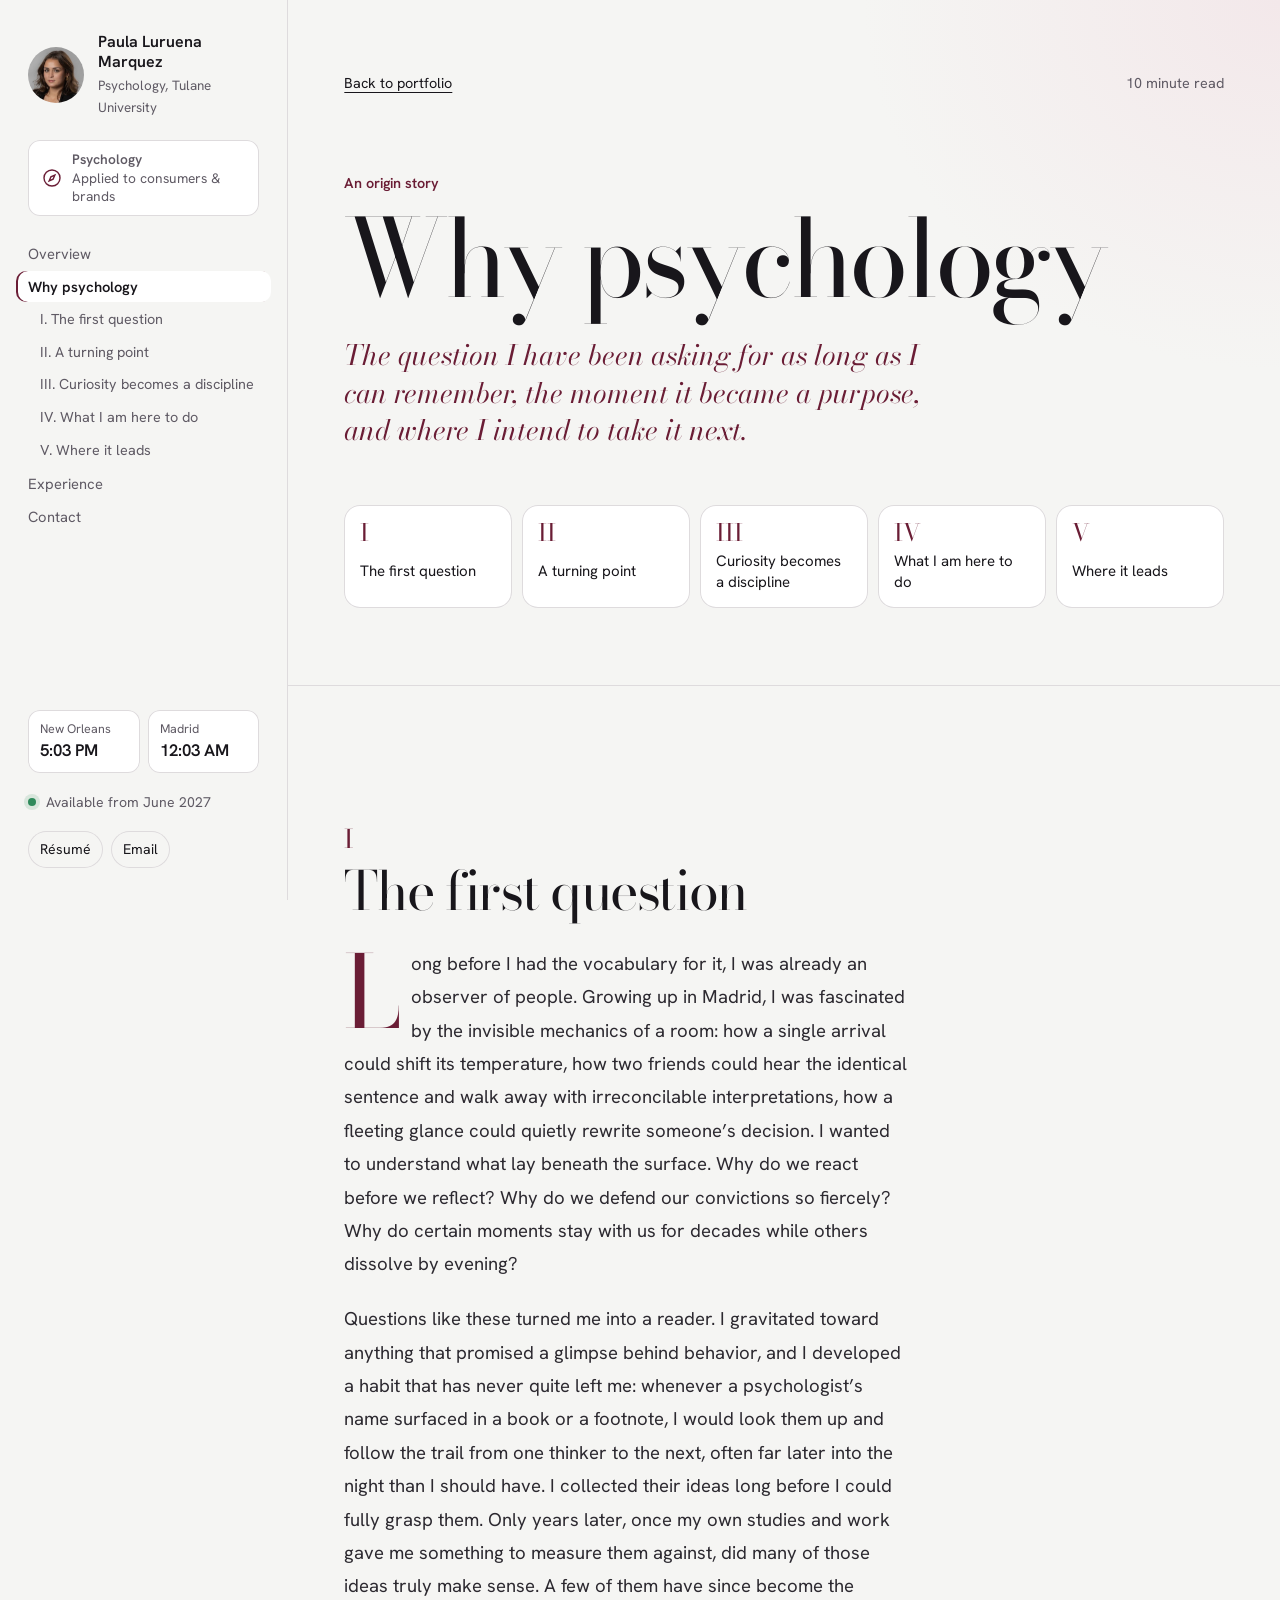
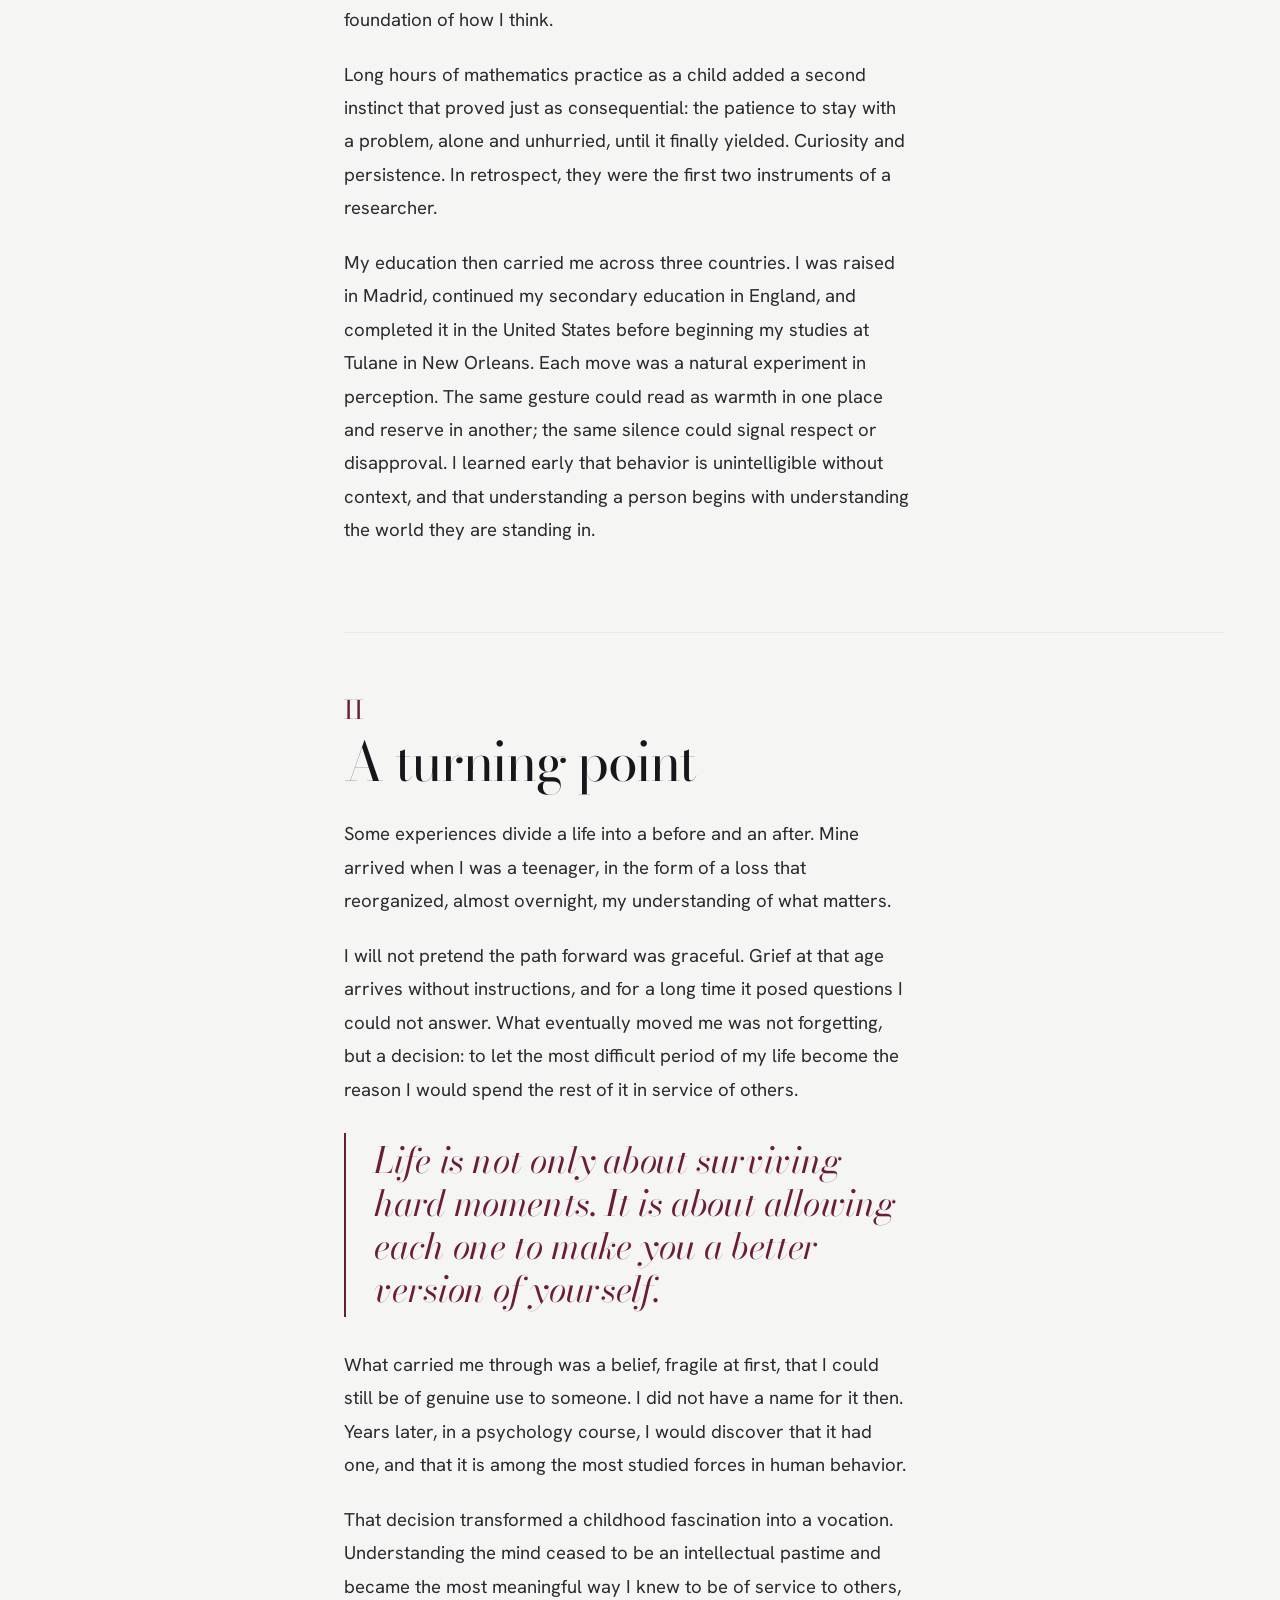
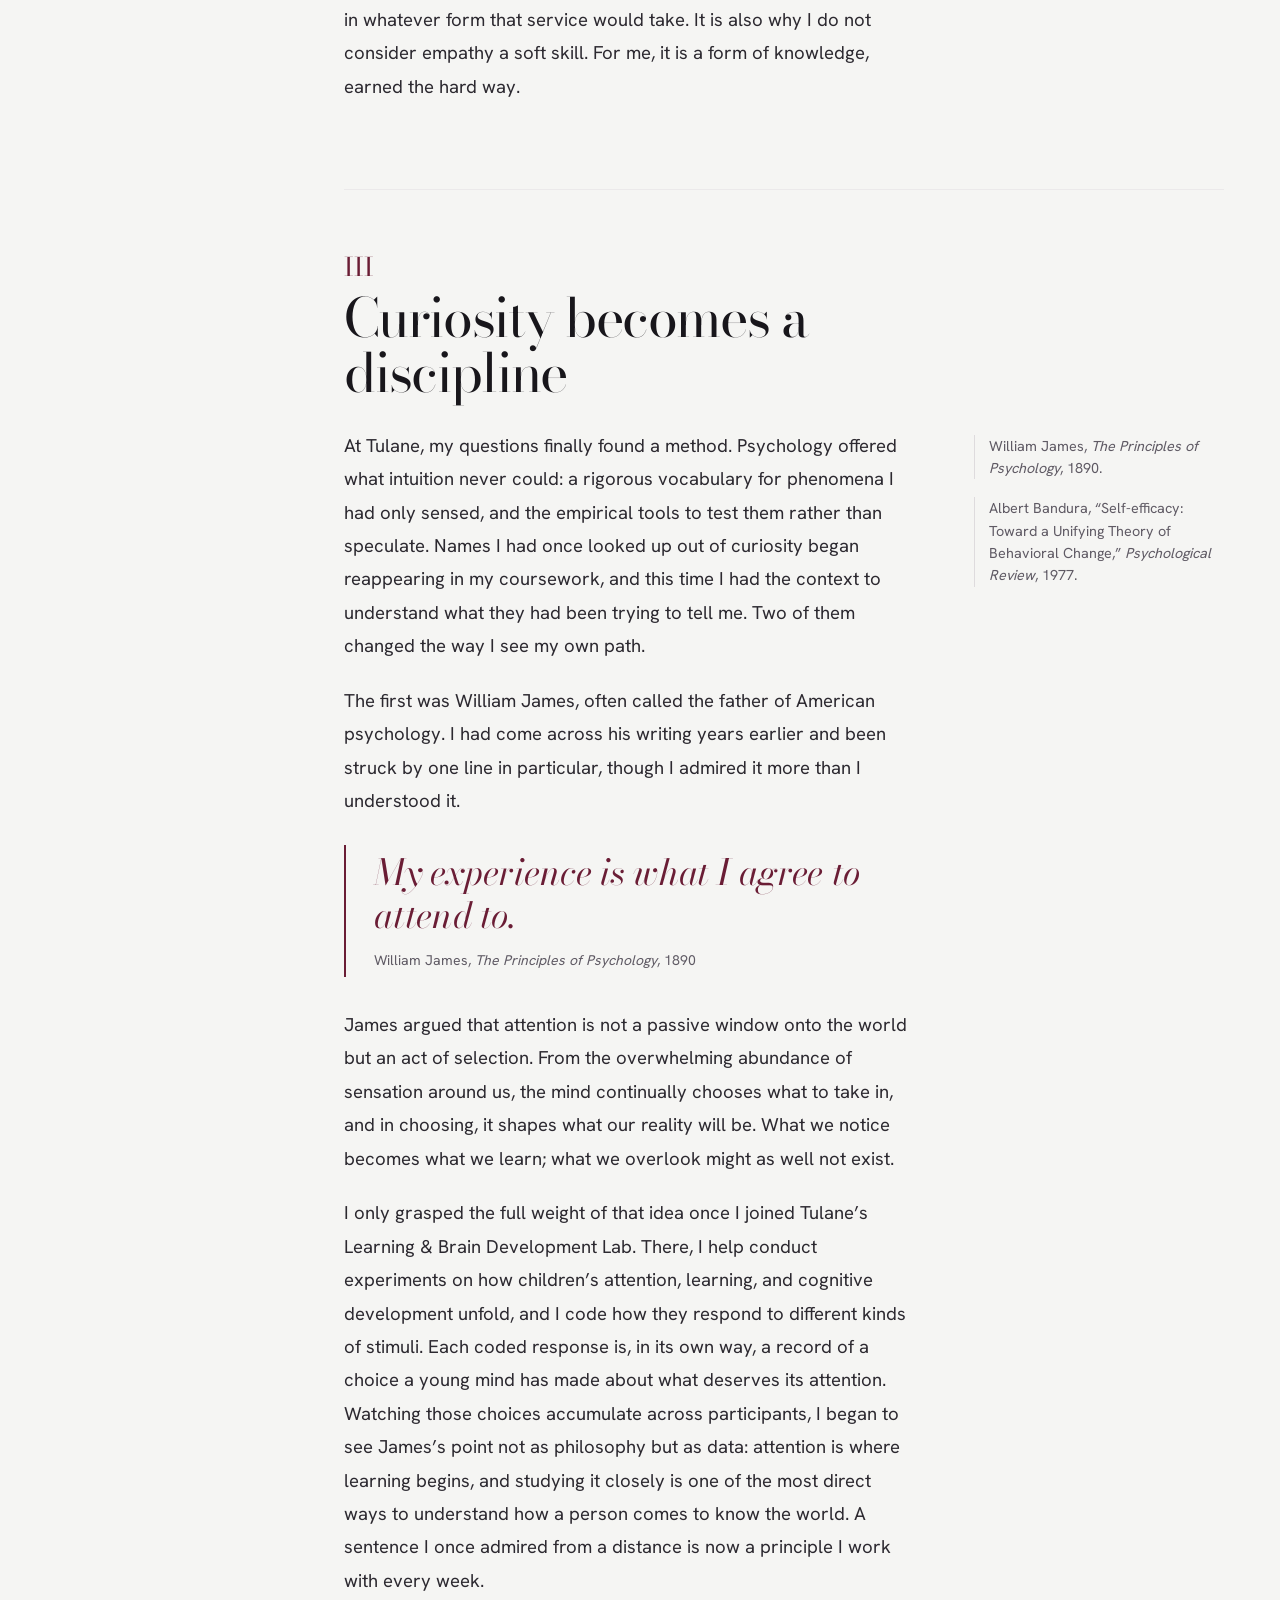
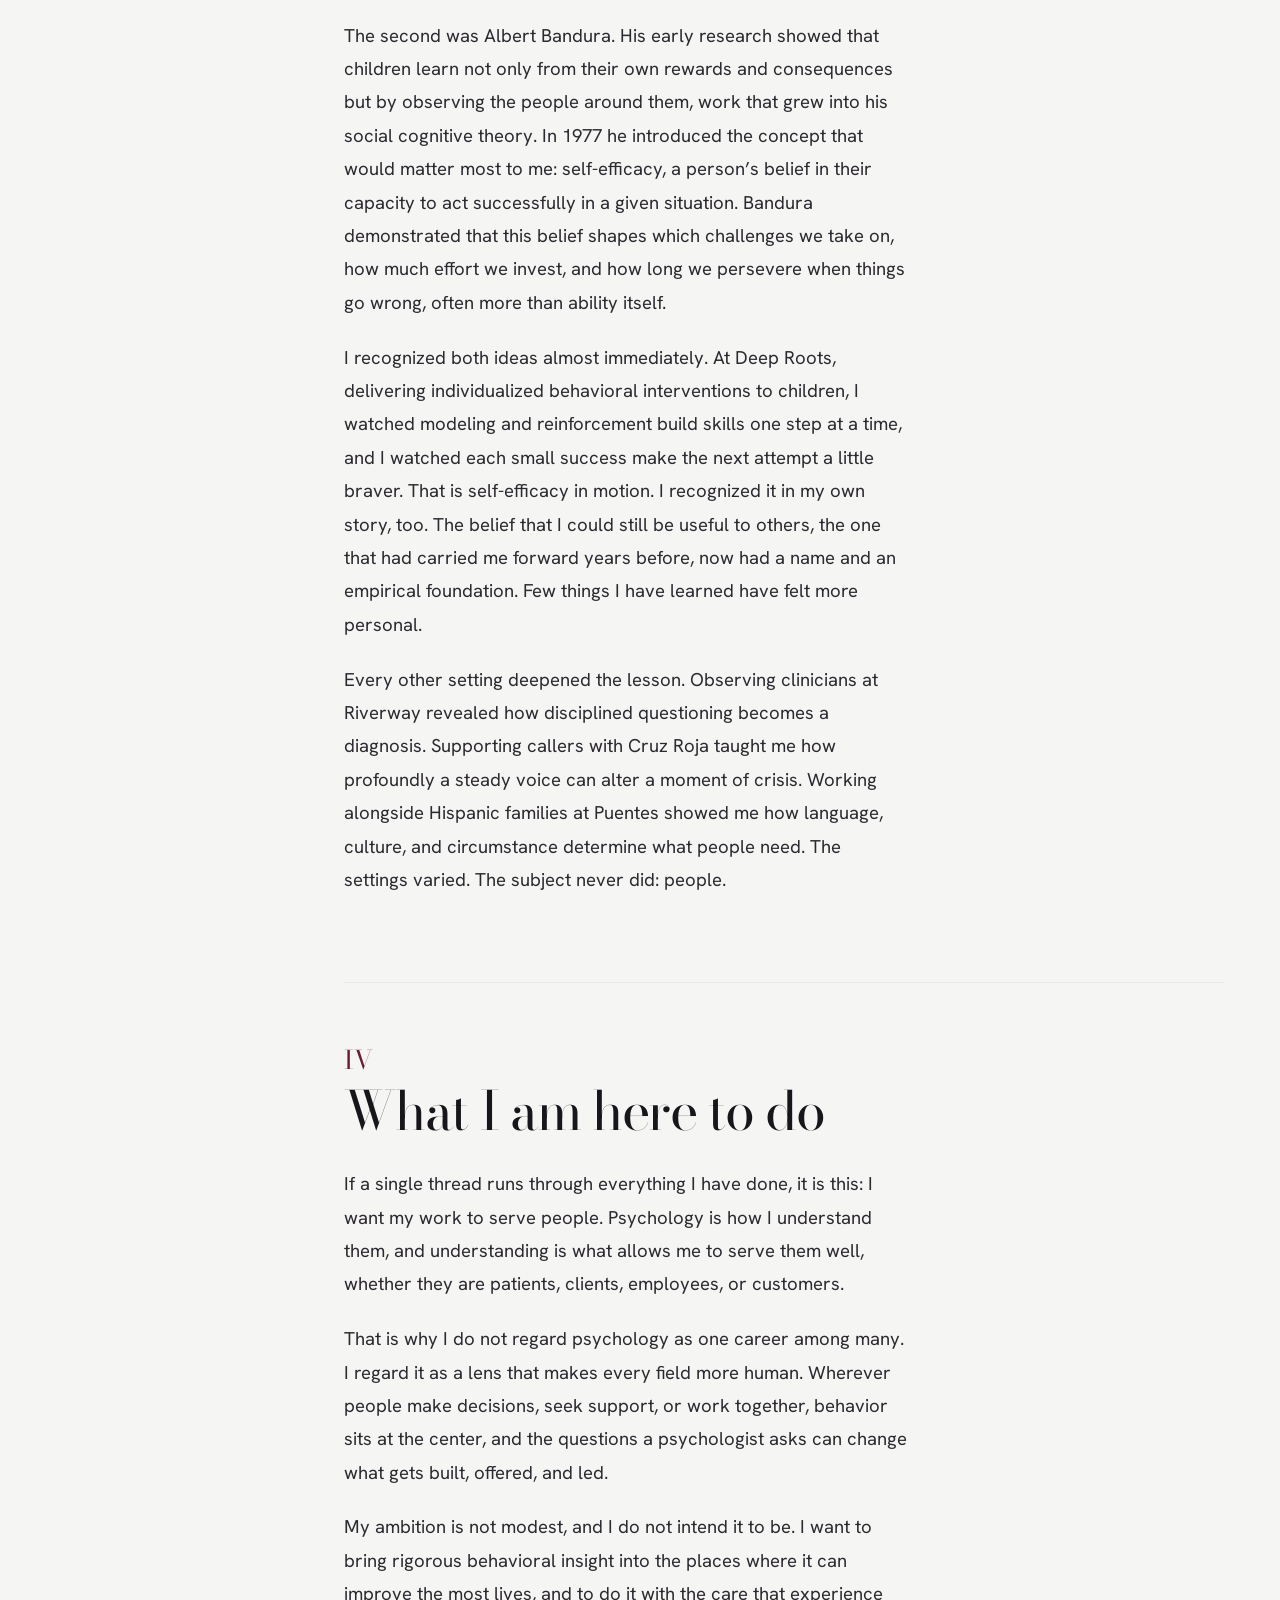
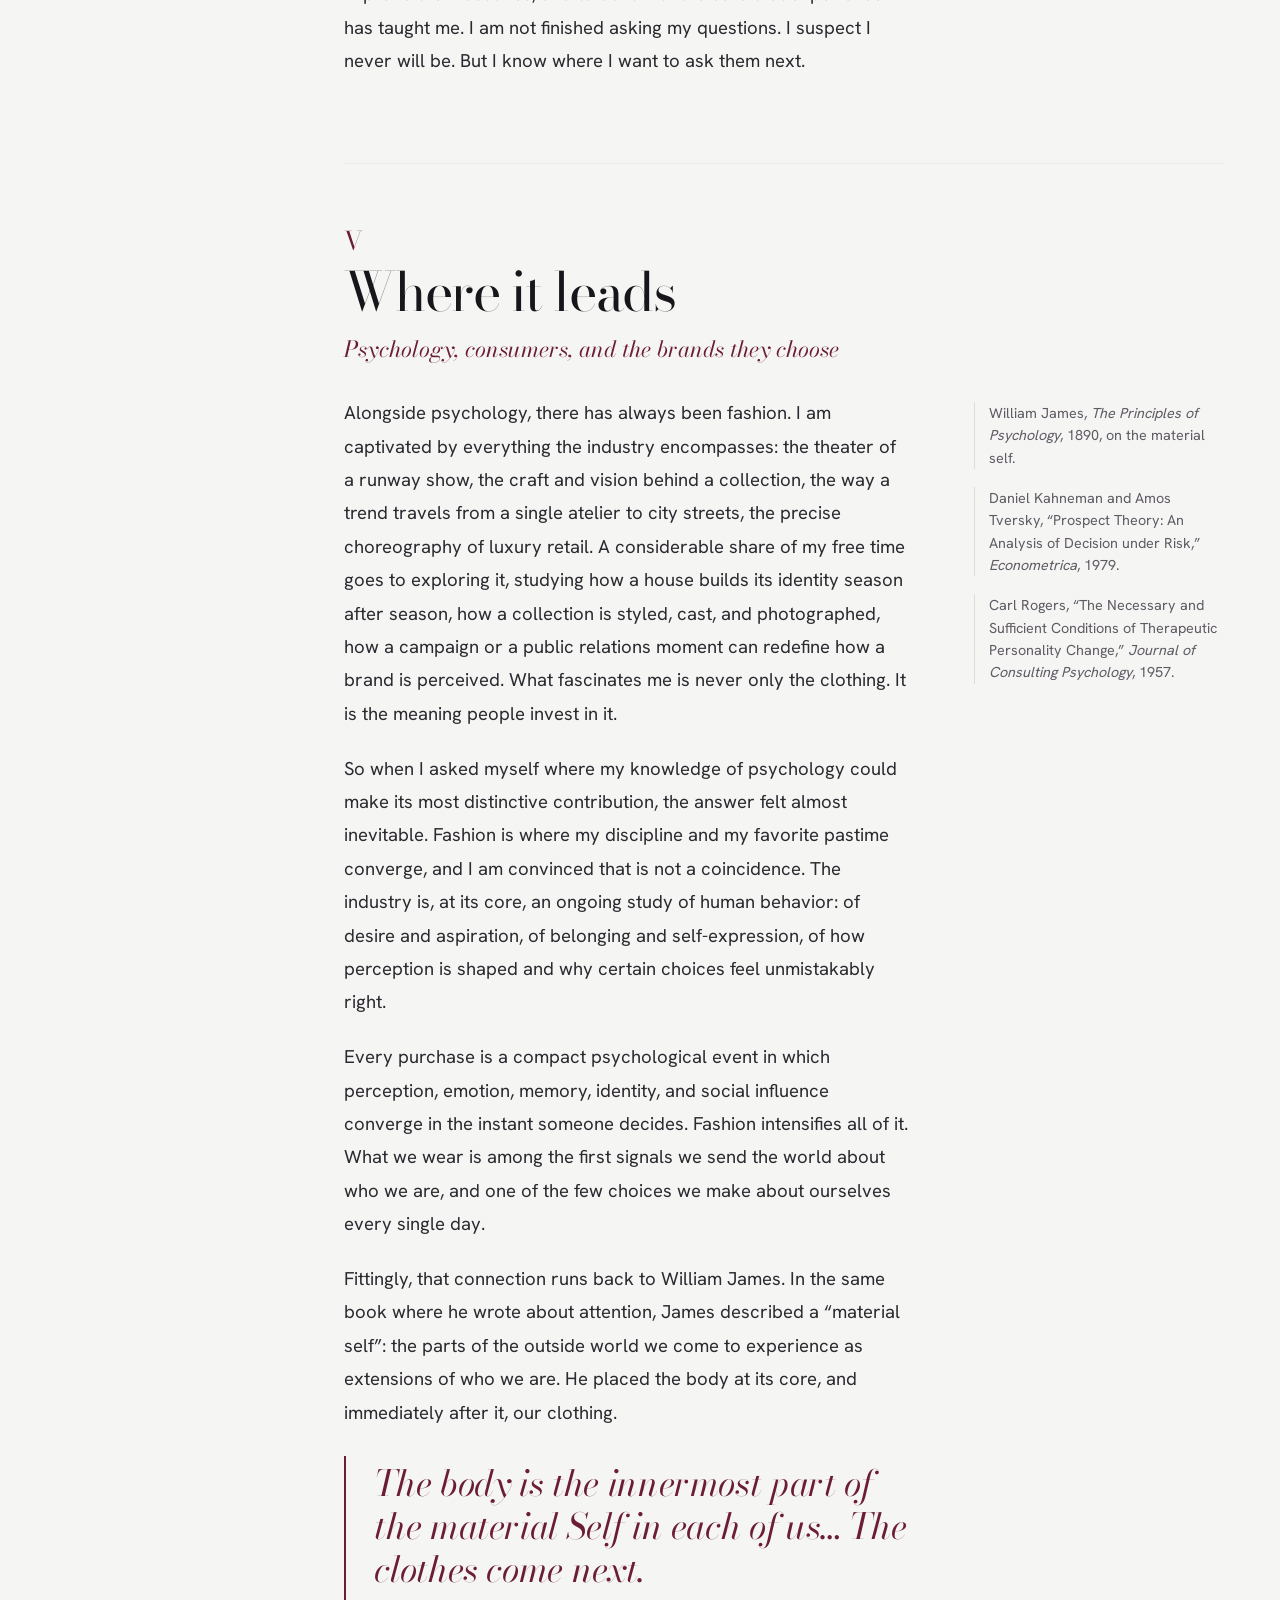
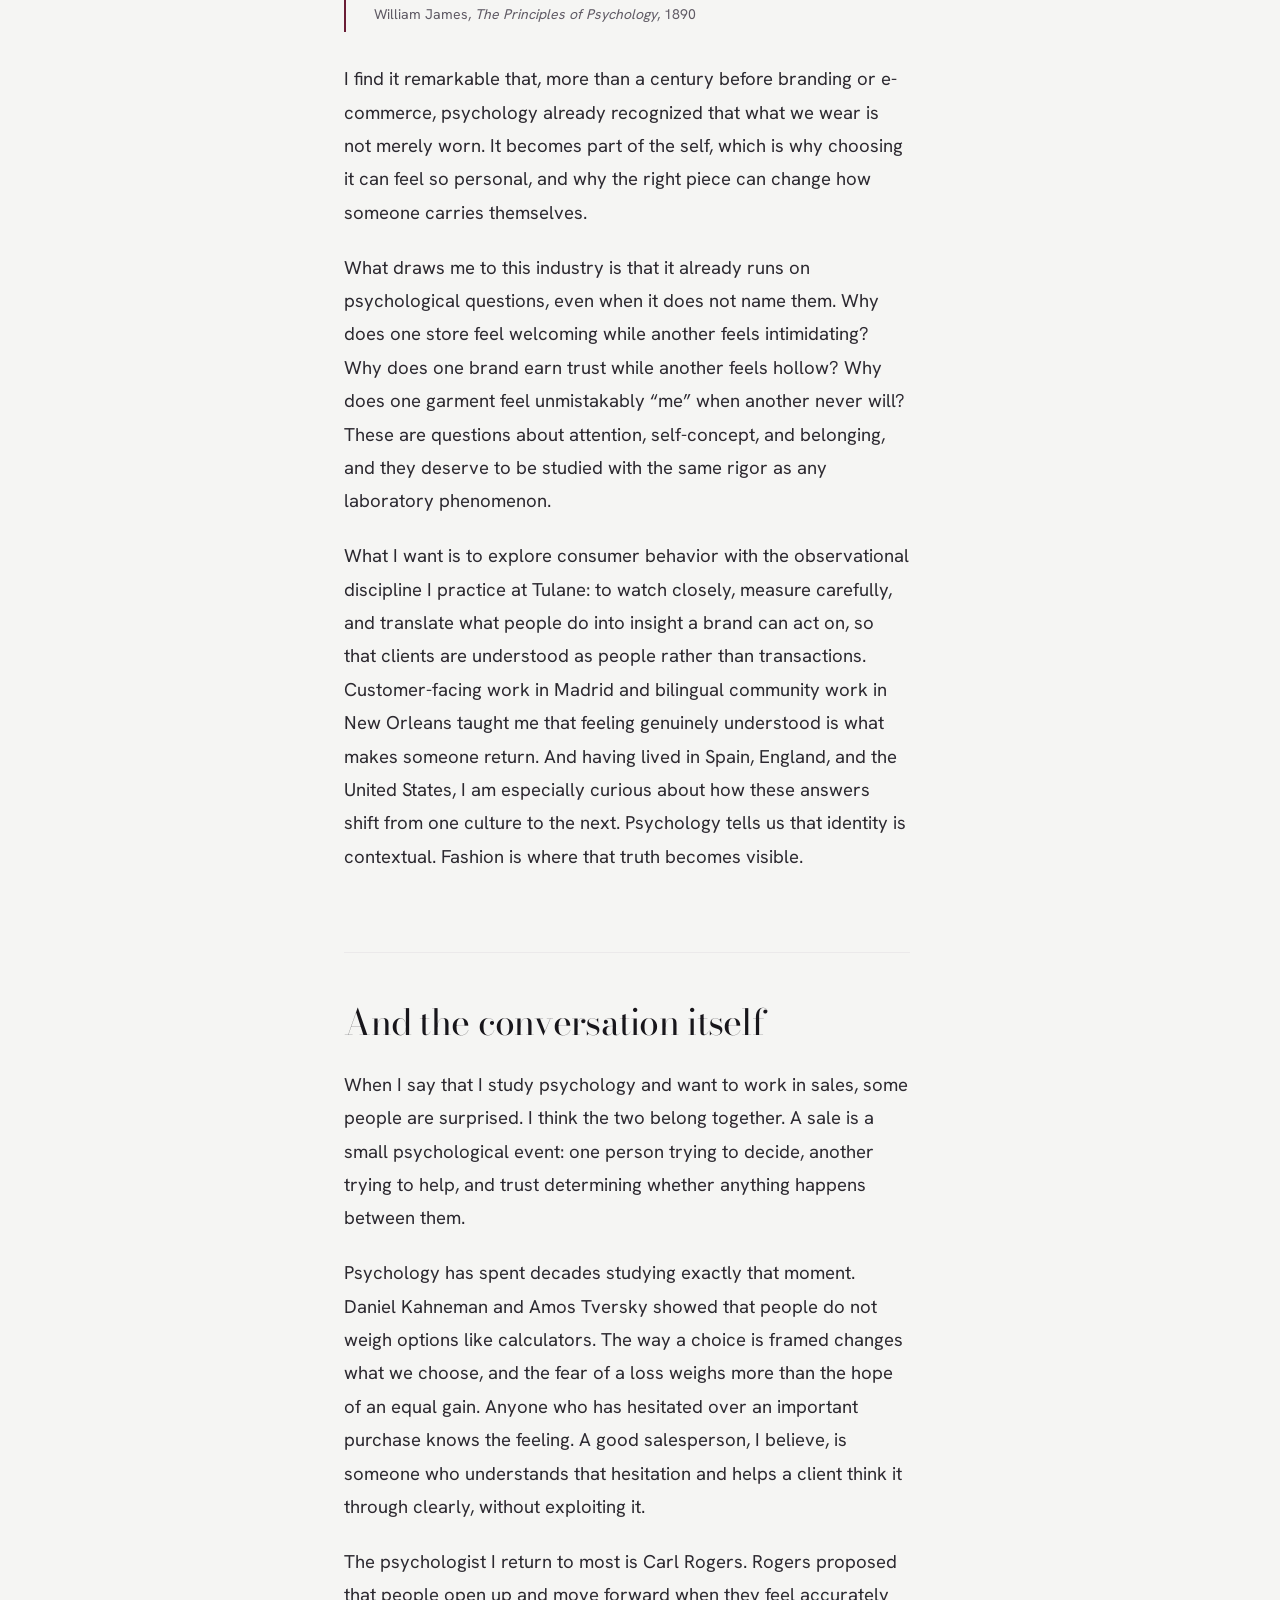
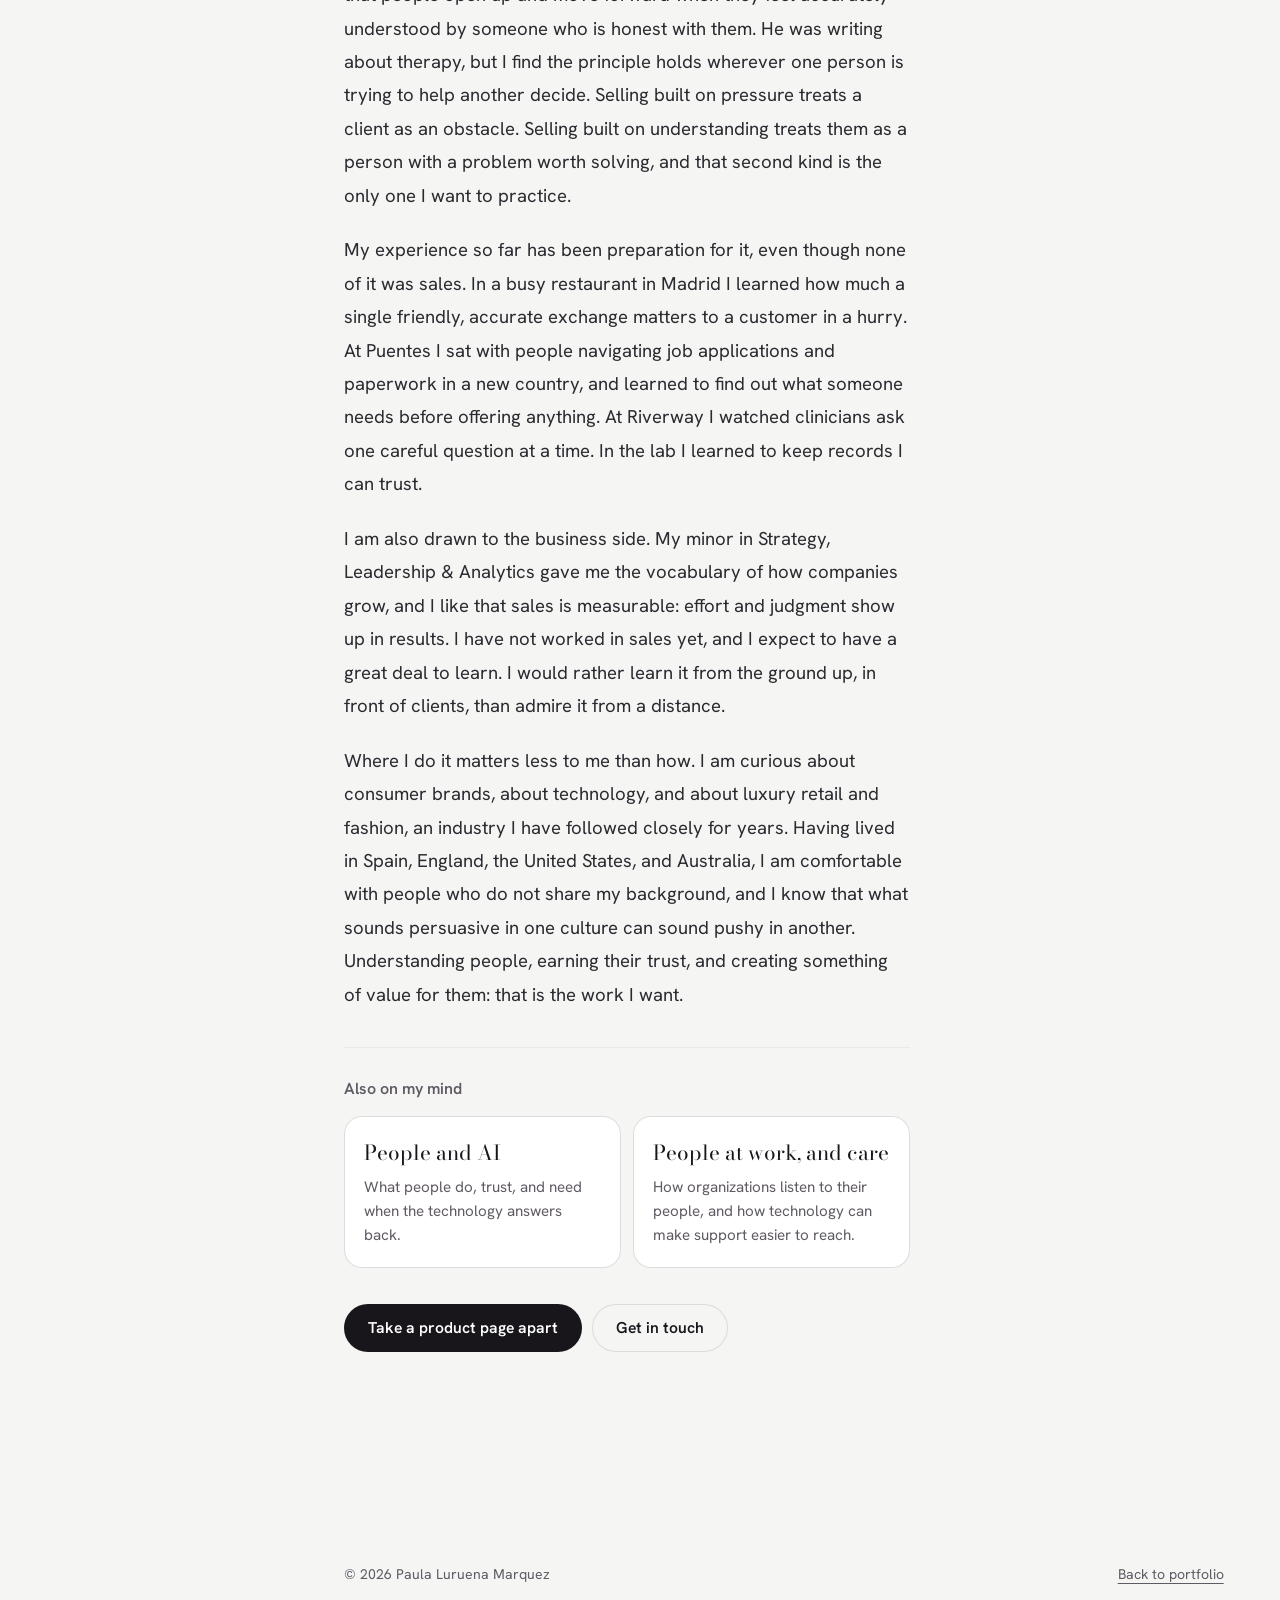
<file: story.html>
<!doctype html>
<html lang="en">
<head>
  <meta charset="UTF-8">
  <meta name="viewport" content="width=device-width, initial-scale=1">
  <meta name="theme-color" content="#f5f5f3">
  <title>Why psychology | Paula Luruena Marquez</title>
  <meta name="description" content="Why Paula Luruena Marquez chose psychology: a lifelong question about human behavior, a turning point, and a commitment to serving others.">
  <meta property="og:title" content="Why psychology | Paula Luruena Marquez">
  <meta property="og:description" content="Why Paula Luruena Marquez chose psychology: a lifelong question about human behavior, a turning point, and a commitment to serving others.">
  <meta property="og:type" content="article">
  <meta property="og:url" content="https://paulaluruena.github.io/Paula_Luruena_Portfolio_ConsumerBrand/story.html">
  <link rel="canonical" href="https://paulaluruena.github.io/Paula_Luruena_Portfolio_ConsumerBrand/story.html">
  <link rel="icon" type="image/svg+xml" href="data:image/svg+xml,%3Csvg xmlns='http://www.w3.org/2000/svg' viewBox='0 0 64 64'%3E%3Crect width='64' height='64' rx='32' fill='%2318161b'/%3E%3Ctext x='32' y='42' text-anchor='middle' font-family='Didot,Georgia,serif' font-size='26' fill='%23f5f5f3'%3EPL%3C/text%3E%3C/svg%3E">
  <link rel="preload" href="assets/bodoni-moda-latin-opsz-normal.woff2" as="font" type="font/woff2" crossorigin>
  <link rel="preload" href="assets/hanken-grotesk-latin-wght-normal.woff2" as="font" type="font/woff2" crossorigin>
  <link rel="stylesheet" href="styles.css">
  <script>document.documentElement.className = "js";</script>
  <script src="script.js" defer></script>
</head>
<body class="site-consumer story-page">
  <a class="skip-link" href="#main">Skip to content</a>
  <header class="rail">
    <a class="id" href="index.html"><img src="assets/paula-avatar.jpg" width="56" height="56" alt="Paula Luruena Marquez"><span><span class="id-name">Paula Luruena Marquez</span><span class="id-role">Psychology, Tulane University</span></span></a>
    <button class="menu-toggle" type="button" aria-controls="drawer" aria-expanded="false"><span>Menu</span></button>
    <div class="rail-drawer" id="drawer">
      <p class="track-label"><svg width="20" height="20" viewBox="0 0 20 20" fill="none" stroke="currentColor" stroke-width="1.4" aria-hidden="true"><circle cx="10" cy="10" r="8"/><path d="m12.8 7.2-1.7 3.9-3.9 1.7 1.7-3.9z"/></svg><span><strong>Psychology</strong><span>Applied to consumers &amp; brands</span></span></p>
      <nav class="rail-nav" id="navigation" aria-label="Sections"><a href="index.html#top">Overview</a><a href="story.html" aria-current="page">Why psychology</a><a class="nav-chapter" href="#ch-1">I. The first question</a><a class="nav-chapter" href="#ch-2">II. A turning point</a><a class="nav-chapter" href="#ch-3">III. Curiosity becomes a discipline</a><a class="nav-chapter" href="#ch-4">IV. What I am here to do</a><a class="nav-chapter" href="#where">V. Where it leads</a><a href="index.html#experience">Experience</a><a href="index.html#contact">Contact</a></nav>
      <div class="rail-foot">
        <div class="clocks"><p class="clock"><span>New Orleans</span><time data-tz="America/Chicago">&nbsp;</time></p><p class="clock"><span>Madrid</span><time data-tz="Europe/Madrid">&nbsp;</time></p></div>
        <p class="status"><i aria-hidden="true"></i>Available from June 2027</p>
        <p class="rail-links"><a href="assets/Paula-Luruena-Marquez-Resume.pdf" download>Résumé</a><a href="mailto:paulaluruena9@gmail.com">Email</a></p>
      </div>
    </div>
  </header>
  <div class="read-progress" aria-hidden="true"><span></span></div>

  <main id="main">
    <section class="story-hero" id="top" aria-labelledby="story-title">
      <div class="wrap">
        <p class="hero-top"><a href="index.html">Back to portfolio</a><span>10 minute read</span></p>
        <p class="kicker">An origin story</p>
        <h1 id="story-title" class="story-title">Why psychology</h1>
        <p class="story-dek">The question I have been asking for as long as I can remember, the moment it became a purpose, and where I intend to take it next.</p>
        <ol class="story-toc"><li><a href="#ch-1"><span>I</span>The first question</a></li><li><a href="#ch-2"><span>II</span>A turning point</a></li><li><a href="#ch-3"><span>III</span>Curiosity becomes a discipline</a></li><li><a href="#ch-4"><span>IV</span>What I am here to do</a></li><li><a href="#where"><span>V</span>Where it leads</a></li></ol>
      </div>
    </section>
    <article class="essay wrap">
        <section class="chapter" id="ch-1" aria-labelledby="ch-1-t">
          <header class="chapter-head"><span class="chapter-num" aria-hidden="true">I</span><h2 id="ch-1-t">The first question</h2></header>
          <div class="chapter-body"><div class="chapter-text"><p class="dropcap">Long before I had the vocabulary for it, I was already an observer of people. Growing up in Madrid, I was fascinated by the invisible mechanics of a room: how a single arrival could shift its temperature, how two friends could hear the identical sentence and walk away with irreconcilable interpretations, how a fleeting glance could quietly rewrite someone’s decision. I wanted to understand what lay beneath the surface. Why do we react before we reflect? Why do we defend our convictions so fiercely? Why do certain moments stay with us for decades while others dissolve by evening?</p><p>Questions like these turned me into a reader. I gravitated toward anything that promised a glimpse behind behavior, and I developed a habit that has never quite left me: whenever a psychologist’s name surfaced in a book or a footnote, I would look them up and follow the trail from one thinker to the next, often far later into the night than I should have. I collected their ideas long before I could fully grasp them. Only years later, once my own studies and work gave me something to measure them against, did many of those ideas truly make sense. A few of them have since become the foundation of how I think.</p><p>Long hours of mathematics practice as a child added a second instinct that proved just as consequential: the patience to stay with a problem, alone and unhurried, until it finally yielded. Curiosity and persistence. In retrospect, they were the first two instruments of a researcher.</p><p>My education then carried me across three countries. I was raised in Madrid, continued my secondary education in England, and completed it in the United States before beginning my studies at Tulane in New Orleans. Each move was a natural experiment in perception. The same gesture could read as warmth in one place and reserve in another; the same silence could signal respect or disapproval. I learned early that behavior is unintelligible without context, and that understanding a person begins with understanding the world they are standing in.</p></div></div>
        </section>
        <section class="chapter" id="ch-2" aria-labelledby="ch-2-t">
          <header class="chapter-head"><span class="chapter-num" aria-hidden="true">II</span><h2 id="ch-2-t">A turning point</h2></header>
          <div class="chapter-body"><div class="chapter-text"><p>Some experiences divide a life into a before and an after. Mine arrived when I was a teenager, in the form of a loss that reorganized, almost overnight, my understanding of what matters.</p><p>I will not pretend the path forward was graceful. Grief at that age arrives without instructions, and for a long time it posed questions I could not answer. What eventually moved me was not forgetting, but a decision: to let the most difficult period of my life become the reason I would spend the rest of it in service of others.</p><blockquote class="pull"><p>Life is not only about surviving hard moments. It is about allowing each one to make you a better version of yourself.</p></blockquote><p>What carried me through was a belief, fragile at first, that I could still be of genuine use to someone. I did not have a name for it then. Years later, in a psychology course, I would discover that it had one, and that it is among the most studied forces in human behavior.</p><p>That decision transformed a childhood fascination into a vocation. Understanding the mind ceased to be an intellectual pastime and became the most meaningful way I knew to be of service to others, in whatever form that service would take. It is also why I do not consider empathy a soft skill. For me, it is a form of knowledge, earned the hard way.</p></div></div>
        </section>
        <section class="chapter" id="ch-3" aria-labelledby="ch-3-t">
          <header class="chapter-head"><span class="chapter-num" aria-hidden="true">III</span><h2 id="ch-3-t">Curiosity becomes a discipline</h2></header>
          <div class="chapter-body"><div class="chapter-text"><p>At Tulane, my questions finally found a method. Psychology offered what intuition never could: a rigorous vocabulary for phenomena I had only sensed, and the empirical tools to test them rather than speculate. Names I had once looked up out of curiosity began reappearing in my coursework, and this time I had the context to understand what they had been trying to tell me. Two of them changed the way I see my own path.</p><p>The first was William James, often called the father of American psychology. I had come across his writing years earlier and been struck by one line in particular, though I admired it more than I understood it.</p><blockquote class="pull pull-cited"><p>My experience is what I agree to attend to.</p><footer>William James, <cite>The Principles of Psychology</cite>, 1890</footer></blockquote><p>James argued that attention is not a passive window onto the world but an act of selection. From the overwhelming abundance of sensation around us, the mind continually chooses what to take in, and in choosing, it shapes what our reality will be. What we notice becomes what we learn; what we overlook might as well not exist.</p><p>I only grasped the full weight of that idea once I joined Tulane’s Learning &amp; Brain Development Lab. There, I help conduct experiments on how children’s attention, learning, and cognitive development unfold, and I code how they respond to different kinds of stimuli. Each coded response is, in its own way, a record of a choice a young mind has made about what deserves its attention. Watching those choices accumulate across participants, I began to see James’s point not as philosophy but as data: attention is where learning begins, and studying it closely is one of the most direct ways to understand how a person comes to know the world. A sentence I once admired from a distance is now a principle I work with every week.</p><p>The second was Albert Bandura. His early research showed that children learn not only from their own rewards and consequences but by observing the people around them, work that grew into his social cognitive theory. In 1977 he introduced the concept that would matter most to me: self-efficacy, a person’s belief in their capacity to act successfully in a given situation. Bandura demonstrated that this belief shapes which challenges we take on, how much effort we invest, and how long we persevere when things go wrong, often more than ability itself.</p><p>I recognized both ideas almost immediately. At Deep Roots, delivering individualized behavioral interventions to children, I watched modeling and reinforcement build skills one step at a time, and I watched each small success make the next attempt a little braver. That is self-efficacy in motion. I recognized it in my own story, too. The belief that I could still be useful to others, the one that had carried me forward years before, now had a name and an empirical foundation. Few things I have learned have felt more personal.</p><p>Every other setting deepened the lesson. Observing clinicians at Riverway revealed how disciplined questioning becomes a diagnosis. Supporting callers with Cruz Roja taught me how profoundly a steady voice can alter a moment of crisis. Working alongside Hispanic families at Puentes showed me how language, culture, and circumstance determine what people need. The settings varied. The subject never did: people.</p></div><aside class="chapter-notes"><p class="sidenote">William James, <cite>The Principles of Psychology</cite>, 1890.</p><p class="sidenote">Albert Bandura, “Self-efficacy: Toward a Unifying Theory of Behavioral Change,” <cite>Psychological Review</cite>, 1977.</p></aside></div>
        </section>
        <section class="chapter" id="ch-4" aria-labelledby="ch-4-t">
          <header class="chapter-head"><span class="chapter-num" aria-hidden="true">IV</span><h2 id="ch-4-t">What I am here to do</h2></header>
          <div class="chapter-body"><div class="chapter-text"><p>If a single thread runs through everything I have done, it is this: I want my work to serve people. Psychology is how I understand them, and understanding is what allows me to serve them well, whether they are patients, clients, employees, or customers.</p><p>That is why I do not regard psychology as one career among many. I regard it as a lens that makes every field more human. Wherever people make decisions, seek support, or work together, behavior sits at the center, and the questions a psychologist asks can change what gets built, offered, and led.</p><p>My ambition is not modest, and I do not intend it to be. I want to bring rigorous behavioral insight into the places where it can improve the most lives, and to do it with the care that experience has taught me. I am not finished asking my questions. I suspect I never will be. But I know where I want to ask them next.</p></div></div>
        </section>
        <section class="chapter" id="where" aria-labelledby="where-t">
          <header class="chapter-head"><span class="chapter-num" aria-hidden="true">V</span><h2 id="where-t">Where it leads</h2><p class="chapter-sub">Psychology, consumers, and the brands they choose</p></header>
          <div class="chapter-body"><div class="chapter-text"><p>Alongside psychology, there has always been fashion. I am captivated by everything the industry encompasses: the theater of a runway show, the craft and vision behind a collection, the way a trend travels from a single atelier to city streets, the precise choreography of luxury retail. A considerable share of my free time goes to exploring it, studying how a house builds its identity season after season, how a collection is styled, cast, and photographed, how a campaign or a public relations moment can redefine how a brand is perceived. What fascinates me is never only the clothing. It is the meaning people invest in it.</p><p>So when I asked myself where my knowledge of psychology could make its most distinctive contribution, the answer felt almost inevitable. Fashion is where my discipline and my favorite pastime converge, and I am convinced that is not a coincidence. The industry is, at its core, an ongoing study of human behavior: of desire and aspiration, of belonging and self-expression, of how perception is shaped and why certain choices feel unmistakably right.</p><p>Every purchase is a compact psychological event in which perception, emotion, memory, identity, and social influence converge in the instant someone decides. Fashion intensifies all of it. What we wear is among the first signals we send the world about who we are, and one of the few choices we make about ourselves every single day.</p><p>Fittingly, that connection runs back to William James. In the same book where he wrote about attention, James described a “material self”: the parts of the outside world we come to experience as extensions of who we are. He placed the body at its core, and immediately after it, our clothing.</p><blockquote class="pull pull-cited"><p>The body is the innermost part of the material Self in each of us… The clothes come next.</p><footer>William James, <cite>The Principles of Psychology</cite>, 1890</footer></blockquote><p>I find it remarkable that, more than a century before branding or e-commerce, psychology already recognized that what we wear is not merely worn. It becomes part of the self, which is why choosing it can feel so personal, and why the right piece can change how someone carries themselves.</p><p>What draws me to this industry is that it already runs on psychological questions, even when it does not name them. Why does one store feel welcoming while another feels intimidating? Why does one brand earn trust while another feels hollow? Why does one garment feel unmistakably “me” when another never will? These are questions about attention, self-concept, and belonging, and they deserve to be studied with the same rigor as any laboratory phenomenon.</p><p>What I want is to explore consumer behavior with the observational discipline I practice at Tulane: to watch closely, measure carefully, and translate what people do into insight a brand can act on, so that clients are understood as people rather than transactions. Customer-facing work in Madrid and bilingual community work in New Orleans taught me that feeling genuinely understood is what makes someone return. And having lived in Spain, England, and the United States, I am especially curious about how these answers shift from one culture to the next. Psychology tells us that identity is contextual. Fashion is where that truth becomes visible.</p><h3 class="chapter-break">And the conversation itself</h3><p>When I say that I study psychology and want to work in sales, some people are surprised. I think the two belong together. A sale is a small psychological event: one person trying to decide, another trying to help, and trust determining whether anything happens between them.</p><p>Psychology has spent decades studying exactly that moment. Daniel Kahneman and Amos Tversky showed that people do not weigh options like calculators. The way a choice is framed changes what we choose, and the fear of a loss weighs more than the hope of an equal gain. Anyone who has hesitated over an important purchase knows the feeling. A good salesperson, I believe, is someone who understands that hesitation and helps a client think it through clearly, without exploiting it.</p><p>The psychologist I return to most is Carl Rogers. Rogers proposed that people open up and move forward when they feel accurately understood by someone who is honest with them. He was writing about therapy, but I find the principle holds wherever one person is trying to help another decide. Selling built on pressure treats a client as an obstacle. Selling built on understanding treats them as a person with a problem worth solving, and that second kind is the only one I want to practice.</p><p>My experience so far has been preparation for it, even though none of it was sales. In a busy restaurant in Madrid I learned how much a single friendly, accurate exchange matters to a customer in a hurry. At Puentes I sat with people navigating job applications and paperwork in a new country, and learned to find out what someone needs before offering anything. At Riverway I watched clinicians ask one careful question at a time. In the lab I learned to keep records I can trust.</p><p>I am also drawn to the business side. My minor in Strategy, Leadership &amp; Analytics gave me the vocabulary of how companies grow, and I like that sales is measurable: effort and judgment show up in results. I have not worked in sales yet, and I expect to have a great deal to learn. I would rather learn it from the ground up, in front of clients, than admire it from a distance.</p><p>Where I do it matters less to me than how. I am curious about consumer brands, about technology, and about luxury retail and fashion, an industry I have followed closely for years. Having lived in Spain, England, the United States, and Australia, I am comfortable with people who do not share my background, and I know that what sounds persuasive in one culture can sound pushy in another. Understanding people, earning their trust, and creating something of value for them: that is the work I want.</p>
            <div class="also"><h3>Also on my mind</h3><div class="also-grid"><article class="also-card"><h4>People and AI</h4><p>What people do, trust, and need when the technology answers back.</p></article><article class="also-card"><h4>People at work, and care</h4><p>How organizations listen to their people, and how technology can make support easier to reach.</p></article></div></div>
            <p class="story-actions"><a class="button" href="index.html#page-lab">Take a product page apart</a><a class="button button-line" href="index.html#contact">Get in touch</a></p></div><aside class="chapter-notes"><p class="sidenote">William James, <cite>The Principles of Psychology</cite>, 1890, on the material self.</p><p class="sidenote">Daniel Kahneman and Amos Tversky, “Prospect Theory: An Analysis of Decision under Risk,” <cite>Econometrica</cite>, 1979.</p><p class="sidenote">Carl Rogers, “The Necessary and Sufficient Conditions of Therapeutic Personality Change,” <cite>Journal of Consulting Psychology</cite>, 1957.</p></aside></div>
        </section>
    </article>
  </main>
  <footer class="footer"><span>© <span id="year">2026</span> Paula Luruena Marquez</span><a href="index.html">Back to portfolio</a></footer>
</body>
</html>
</file>
<file: styles.css>
/* Paula Luruena Marquez. One design system for both consolidated portfolios:
   Consumer & Brand, and Behavior, Work & AI. Bodoni Moda and Hanken Grotesk, paper, ink and wine. */
@font-face{font-family:'Bodoni Moda';src:url('assets/bodoni-moda-latin-opsz-normal.woff2') format('woff2');font-weight:400 900;font-display:swap}
@font-face{font-family:'Bodoni Moda';src:url('assets/bodoni-moda-latin-opsz-italic.woff2') format('woff2');font-weight:400 900;font-style:italic;font-display:swap}
@font-face{font-family:'Hanken Grotesk';src:url('assets/hanken-grotesk-latin-wght-normal.woff2') format('woff2');font-weight:100 900;font-display:swap}

:root{
  --paper:#f5f5f3;--surface:#ffffff;--ink:#18161b;--soft:#5f5a64;--faint:#8d8892;--line:#dedbdd;--line-2:#ebe9ea;
  --wine:#6a1d35;--wine-deep:#4e1427;--blush:#f3e8ea;--mist:#eceaf0;--night:#17151b;
  --serif:'Bodoni Moda',Didot,'Times New Roman',serif;--sans:'Hanken Grotesk',system-ui,-apple-system,'Segoe UI',sans-serif;
  --rail:288px;--pad:clamp(20px,4.4vw,72px);--ease:cubic-bezier(.22,.7,.2,1);--ease-out:cubic-bezier(.16,1,.3,1)
}
*{box-sizing:border-box}
[hidden]{display:none!important}
html{scroll-behavior:smooth;scroll-padding-top:32px}
body{margin:0;background:var(--paper);color:var(--ink);font-family:var(--sans);font-size:1.0625rem;line-height:1.6;-webkit-font-smoothing:antialiased;font-variant-numeric:tabular-nums;font-optical-sizing:auto}
h1,h2,h3,h4,p,ul,ol,dl,dd,figure,blockquote{margin:0}ul,ol{padding:0;list-style:none}
h1,h2,h3,h4{font-weight:500}
a{color:inherit}img{display:block;max-width:100%}
button{font:inherit;color:inherit;background:none;border:0;padding:0;cursor:pointer;text-align:inherit}
:focus-visible{outline:2px solid var(--wine);outline-offset:3px;border-radius:4px}
::selection{background:var(--blush);color:var(--wine-deep)}
.skip-link{position:fixed;left:16px;top:-80px;z-index:60;background:var(--wine);color:#fff;padding:10px 16px;border-radius:999px}.skip-link:focus{top:12px}
.serif{font-family:var(--serif)}

/* ---------- Side rail (desktop) / top bar (mobile) ---------- */
.rail{position:fixed;inset:0 auto 0 0;width:var(--rail);z-index:30;display:flex;flex-direction:column;gap:28px;padding:32px 28px;border-right:1px solid var(--line);background:var(--paper);overflow-y:auto;scrollbar-width:none}
.rail::-webkit-scrollbar{display:none}
.id{display:grid;grid-template-columns:56px 1fr;gap:14px;align-items:center;text-decoration:none}
.id img{width:56px;height:56px;border-radius:50%;object-fit:cover;filter:saturate(.92)}
.id-name{display:block;font-weight:600;font-size:1rem;line-height:1.25}
.id-role{display:block;font-size:.84rem;color:var(--soft);margin-top:3px}
.track-label{display:flex;align-items:center;gap:10px;padding:10px 14px;border-radius:12px;background:var(--surface);box-shadow:inset 0 0 0 1px var(--line);font-size:.86rem;line-height:1.35}
.track-label svg{flex:none;color:var(--wine)}
.track-label strong{display:block;font-weight:600}
.track-label span{color:var(--soft)}
.rail-nav{display:grid;gap:2px;font-size:.95rem}
.rail-nav a{display:flex;justify-content:space-between;align-items:baseline;gap:12px;padding:8px 12px;margin-inline:-12px;border-radius:10px;text-decoration:none;color:var(--soft);transition:color .2s,background .2s}
.rail-nav a small{font-size:.78rem;color:var(--faint)}
.rail-nav a:hover{color:var(--ink);background:var(--mist)}
.rail-nav a[aria-current]{color:var(--ink);background:var(--surface);box-shadow:inset 2px 0 0 var(--wine)}
.rail-foot{margin-top:auto;display:grid;gap:18px;font-size:.88rem}
.clocks{display:grid;grid-template-columns:1fr 1fr;gap:8px}
.clock{padding:10px 12px;border-radius:12px;background:var(--surface);box-shadow:inset 0 0 0 1px var(--line)}
.clock span{display:block;color:var(--soft);font-size:.78rem}
.clock time{font-size:1.05rem;font-weight:600;line-height:1.3}
.status{display:flex;align-items:center;gap:10px;color:var(--soft)}
.status i{width:8px;height:8px;border-radius:50%;background:#2f8a5b;box-shadow:0 0 0 4px rgba(47,138,91,.15)}
.rail-links{display:flex;flex-wrap:wrap;gap:8px}
.rail-links a{text-decoration:none;padding:7px 12px;border-radius:999px;box-shadow:inset 0 0 0 1px var(--line);transition:background .2s,box-shadow .2s}
.rail-links a:hover{background:var(--surface);box-shadow:inset 0 0 0 1px var(--wine)}
.menu-toggle{display:none}

main,.footer{margin-left:var(--rail)}
.wrap{padding-inline:var(--pad);max-width:1260px}

/* ---------- Buttons ---------- */
.button{display:inline-flex;align-items:center;gap:10px;min-height:48px;padding:0 24px;border-radius:999px;background:var(--ink);color:#fff;text-decoration:none;font-weight:600;font-size:.98rem;transition:background .25s,transform .3s var(--ease)}
.button:hover{background:var(--wine);transform:translateY(-1px)}
.button svg{transition:transform .3s var(--ease)}
.button:hover svg{transform:translateY(2px)}
.button-line{background:transparent;color:var(--ink);box-shadow:inset 0 0 0 1px var(--line)}
.button-line:hover{background:var(--surface);color:var(--ink);box-shadow:inset 0 0 0 1px var(--ink)}
.button.is-done{background:var(--blush);color:var(--wine)}

/* ---------- Hero ---------- */
.hero{position:relative;padding-block:clamp(40px,6vw,72px) clamp(56px,7vw,96px);border-bottom:1px solid var(--line);overflow:hidden}
.hero::before{content:'';position:absolute;inset:0;background-image:linear-gradient(var(--line-2) 1px,transparent 1px),linear-gradient(90deg,var(--line-2) 1px,transparent 1px);background-size:calc((100% - 2*var(--pad))/12) 96px;background-position:var(--pad) 0;mask-image:linear-gradient(180deg,#000 0%,transparent 85%);pointer-events:none}
.hero>*{position:relative}
.hero-top{display:flex;justify-content:space-between;gap:16px;flex-wrap:wrap;font-size:.9rem;color:var(--soft);padding-bottom:clamp(36px,6vw,80px)}
.hero-top strong{color:var(--ink);font-weight:600}
.name{font-family:var(--serif);font-weight:400;font-size:clamp(3.4rem,9.2vw,9.6rem);line-height:.9;letter-spacing:-.035em}
.name .line{display:block;overflow:hidden;padding-bottom:.06em}
.name .line>span{display:inline-block}
.name .line:nth-child(2){padding-left:clamp(0px,9vw,180px)}
.name em{font-style:italic;color:var(--wine)}
.hero-grid{display:grid;grid-template-columns:repeat(12,1fr);gap:24px;margin-top:clamp(40px,5vw,64px);align-items:end}
.hero-intro{grid-column:1 / span 6;font-size:1.2rem;line-height:1.55;max-width:36rem}
.hero-actions{grid-column:8 / -1;display:flex;flex-wrap:wrap;gap:10px;justify-content:flex-end}
.facts{display:grid;grid-template-columns:repeat(3,1fr);margin-top:clamp(40px,5vw,64px);border-top:1px solid var(--ink)}
.facts>div{padding:16px 20px 0 0}
.facts>div+div{padding-left:20px;border-left:1px solid var(--line)}
.facts dt{font-size:.84rem;color:var(--soft)}
.facts dd{font-size:1.05rem;font-weight:500;line-height:1.4;margin-top:4px}
.js .name .line>span{transform:translateY(105%);animation:lift 1.1s var(--ease-out) forwards}
.js .name .line:nth-child(2)>span{animation-delay:.12s}
.js .hero-top,.js .hero-grid,.js .facts{opacity:0;animation:appear .9s var(--ease) .45s forwards}
.js .facts{animation-delay:.6s}
@keyframes lift{to{transform:none}}
@keyframes appear{from{opacity:0;transform:translateY(10px)}to{opacity:1;transform:none}}

/* ---------- Section scaffolding ---------- */
.section{padding-block:clamp(72px,9vw,128px);border-bottom:1px solid var(--line)}
.section-head{display:grid;grid-template-columns:repeat(12,1fr);gap:24px;align-items:end;margin-bottom:clamp(36px,5vw,56px)}
.section-head h2{grid-column:1 / span 7;font-family:var(--serif);font-weight:400;font-size:clamp(2.3rem,4.4vw,3.8rem);line-height:1;letter-spacing:-.025em}
.section-head p{grid-column:8 / -1;color:var(--soft);max-width:30rem}
.kicker{display:block;font-size:.9rem;color:var(--wine);font-family:var(--sans);font-weight:600;letter-spacing:0;margin-bottom:14px}

/* ---------- Profile ---------- */
.profile-grid{display:grid;grid-template-columns:repeat(12,1fr);gap:24px}
.statement{grid-column:1 / span 6;font-family:var(--serif);font-style:italic;font-weight:400;font-size:clamp(1.9rem,3.4vw,3rem);line-height:1.12;letter-spacing:-.015em;color:var(--wine);position:relative;padding-top:56px}
.statement::before{content:'';position:absolute;top:18px;left:0;width:48px;height:2px;background:var(--wine)}
.bio{grid-column:8 / -1;display:grid;gap:18px;align-content:start}
.bio p{color:var(--soft)}
.bio p:first-child{color:var(--ink);font-size:1.15rem}
.glance{display:grid;grid-template-columns:1fr 1fr;gap:0 24px;margin-top:12px;border-top:1px solid var(--line)}
.glance div{padding:12px 0;border-bottom:1px solid var(--line-2)}
.glance dt{font-size:.82rem;color:var(--faint)}
.glance dd{font-size:.97rem}

/* ---------- Focus: expanding panels ---------- */
.panels{display:flex;gap:10px;min-height:520px}
.panel{position:relative;flex:1 1 0;min-width:76px;display:flex;border-radius:22px;background:var(--mist);overflow:hidden;transition:flex-grow .7s var(--ease-out),background .4s}
.panel.is-open{flex-grow:7;background:var(--surface);box-shadow:0 1px 0 var(--line),0 30px 60px -40px rgba(24,22,27,.35)}
.panel-toggle{flex:none;width:76px;display:flex;flex-direction:column;align-items:center;justify-content:space-between;padding:24px 0;color:var(--soft);transition:color .2s,background .2s}
.panel:not(.is-open) .panel-toggle{width:100%}
.panel:not(.is-open) .panel-toggle:hover{background:#e4e1ea;color:var(--ink)}
.panel-toggle .vlabel{writing-mode:vertical-rl;transform:rotate(180deg);font-family:var(--serif);font-size:1.45rem;letter-spacing:-.01em;color:var(--ink);white-space:nowrap}
.panel-toggle .glyph{width:34px;height:34px;border-radius:50%;display:grid;place-items:center;box-shadow:inset 0 0 0 1px var(--line);background:var(--surface);transition:transform .5s var(--ease),background .3s,color .3s}
.primary-tag{writing-mode:vertical-rl;transform:rotate(180deg);margin:auto 0 12px;padding:8px 3px;border-radius:999px;background:var(--blush);color:var(--wine);font-size:.72rem;font-weight:600;white-space:nowrap}
.rel{display:inline-block;margin-left:8px;padding:1px 8px;border-radius:999px;background:var(--blush);color:var(--wine);font-style:normal;font-size:.72rem;font-weight:600;vertical-align:2px;white-space:nowrap}
.role-nav button[aria-current="true"] .rel{background:#fff}
.panel.is-open .panel-toggle{border-right:1px solid var(--line-2)}
.panel.is-open .panel-toggle .glyph{transform:rotate(45deg);background:var(--wine);color:#fff;box-shadow:none}
.panel-body{flex:1;min-width:0;padding:clamp(28px,3.5vw,48px);display:grid;grid-template-columns:1.1fr .9fr;gap:clamp(24px,3vw,48px);align-content:start}
.panel.is-open .panel-body{animation:appear .6s var(--ease) .15s both}
.panel-body h3{grid-column:1 / -1;font-family:var(--serif);font-weight:400;font-size:clamp(2rem,3.2vw,2.9rem);line-height:1.02;letter-spacing:-.02em}
.panel-lead{font-family:var(--serif);font-style:italic;font-size:1.3rem;line-height:1.35;color:var(--wine);margin-bottom:14px}
.panel-copy p+p{margin-top:12px}
.panel-copy>p:not(.panel-lead){color:var(--soft)}
.panel-aside h4{font-size:.86rem;font-weight:600;color:var(--soft);margin-bottom:8px}
.panel-aside ul{margin-bottom:24px}
.panel-aside li{padding:10px 0;border-top:1px solid var(--line-2);line-height:1.45}
.chips{display:flex;flex-wrap:wrap;gap:8px}
.chip-link{display:inline-flex;align-items:center;gap:6px;text-decoration:none;font-size:.9rem;font-weight:500;padding:7px 14px;border-radius:999px;background:var(--blush);color:var(--wine-deep);transition:background .2s}
.chip-link:hover{background:#ead6da}

/* ---------- Experience explorer ---------- */
.explorer-tools{display:flex;justify-content:space-between;align-items:center;gap:16px;flex-wrap:wrap;margin-bottom:18px}
.filters{display:flex;flex-wrap:wrap;gap:6px;padding:5px;border-radius:999px;background:var(--surface);box-shadow:inset 0 0 0 1px var(--line)}
.filters button{padding:8px 16px;border-radius:999px;font-size:.92rem;font-weight:500;color:var(--soft);transition:background .25s,color .25s}
.filters button:hover{color:var(--ink)}
.filters button[aria-pressed="true"]{background:var(--ink);color:#fff}
.filter-status{display:flex;align-items:center;gap:12px;font-size:.95rem;color:var(--soft)}
.filter-status button{color:var(--wine);font-weight:600;text-decoration:underline;text-underline-offset:4px}
html:not(.js) .explorer-tools{display:none}
.explorer-body{display:grid;grid-template-columns:minmax(300px,.95fr) 1.5fr;gap:24px;align-items:start}
.role-list{border-radius:22px;background:var(--surface);box-shadow:inset 0 0 0 1px var(--line);padding:8px}
html:not(.js) .role-list{display:none}
html:not(.js) .explorer-body{grid-template-columns:1fr}
html:not(.js) .role-panel+.role-panel{margin-top:16px}
.axis{display:flex;justify-content:space-between;padding:10px 14px 8px;font-size:.74rem;color:var(--faint);border-bottom:1px solid var(--line-2);margin-bottom:4px}
.role-nav li+li{border-top:1px solid var(--line-2)}
.role-nav button{position:relative;display:grid;width:100%;gap:2px;padding:14px;border-radius:14px;transition:background .25s}
.role-nav button:hover{background:var(--paper)}
.role-nav strong{font-weight:600;line-height:1.3}
.role-nav .sub{font-size:.86rem;color:var(--soft)}
.track{position:relative;height:6px;margin-top:10px;border-radius:3px;background:repeating-linear-gradient(90deg,var(--line-2) 0 1px,transparent 1px calc(100%/6.5)),var(--paper)}
.track b{position:absolute;top:0;bottom:0;left:var(--s);width:max(var(--w),8px);border-radius:3px;background:#cfc9cf;transition:background .3s}
.track b.ongoing{background-image:linear-gradient(90deg,transparent 60%,rgba(255,255,255,.6))}
.role-nav button[aria-current="true"]{background:var(--blush)}
.role-nav li+li:has(button[aria-current="true"]),.role-nav li:has(button[aria-current="true"])+li{border-top-color:transparent}
.role-nav button[aria-current="true"] strong{color:var(--wine-deep)}
.role-nav button[aria-current="true"] .track b{background:var(--wine)}
.role-panel{position:sticky;top:24px;border-radius:22px;background:var(--surface);box-shadow:0 1px 0 var(--line),0 30px 70px -50px rgba(24,22,27,.45);padding:clamp(26px,3.6vw,48px);outline:none}
html:not(.js) .role-panel{position:static}
.role-panel.is-entering{animation:appear .45s var(--ease)}
.role-head{display:grid;grid-template-columns:1fr auto;gap:6px 24px;padding-bottom:22px;margin-bottom:22px;border-bottom:1px solid var(--line-2)}
.role-head h3{font-family:var(--serif);font-weight:400;font-size:clamp(1.9rem,3vw,2.6rem);line-height:1.04;letter-spacing:-.02em}
.role-head .title{grid-column:1;font-weight:500}
.role-head .meta{grid-column:2;grid-row:1 / span 2;text-align:right;font-size:.88rem;color:var(--soft);line-height:1.5}
.role-summary{font-size:1.12rem;margin-bottom:18px}
.role-panel ul li{position:relative;padding-left:22px;margin-bottom:9px;color:var(--soft)}
.role-panel ul li::before{content:'';position:absolute;left:0;top:.75em;width:10px;height:1px;background:var(--wine)}
.note{display:grid;grid-template-columns:auto 1fr;gap:14px;margin-top:26px;padding:18px 20px;border-radius:16px;background:var(--paper)}
.note svg{color:var(--wine);margin-top:3px}
.note strong{display:block;font-weight:600;margin-bottom:2px}
.note p{color:var(--soft)}

/* ---------- Competency matrix ---------- */
.matrix-wrap{border-radius:22px;background:var(--surface);box-shadow:inset 0 0 0 1px var(--line);overflow:hidden}
.matrix-scroll{overflow-x:auto}
.matrix{width:100%;border-collapse:collapse;min-width:860px}
.matrix th,.matrix td{border-bottom:1px solid var(--line-2)}
.matrix thead th{padding:18px 8px 14px;font-size:.82rem;font-weight:500;color:var(--soft);text-align:center;vertical-align:bottom;line-height:1.25}
.matrix thead th a{text-decoration:none}
.matrix thead th a:hover{color:var(--wine)}
.matrix thead .corner{text-align:left;padding-left:24px;color:var(--ink);font-weight:600}
.matrix tbody tr:last-child>*{border-bottom:0}
.matrix tbody th{width:32%;text-align:left;padding:0;background:var(--surface)}
.matrix tbody th button{display:flex;align-items:center;justify-content:space-between;gap:12px;width:100%;padding:15px 24px;font-weight:500;transition:color .2s}
.matrix tbody th button svg{opacity:0;transform:translateX(-4px);transition:opacity .25s,transform .25s var(--ease);color:var(--wine)}
.matrix tbody tr{transition:background .2s}
.matrix tbody tr:hover,.matrix tbody tr:hover th{background:var(--blush)}
.matrix tbody tr:hover th button{color:var(--wine-deep)}
.matrix tbody tr:hover th button svg,.matrix tbody th button:focus-visible svg{opacity:1;transform:none}
.matrix td{text-align:center;padding:0}
.matrix td.y span{display:inline-block;width:12px;height:12px;border-radius:50%;background:var(--ink);font-size:0;color:transparent;vertical-align:middle;transition:transform .3s var(--ease),background .2s}
.matrix tbody tr:hover td.y span{background:var(--wine);transform:scale(1.3)}
.matrix td:not(.y)::after{content:'';display:inline-block;width:4px;height:4px;border-radius:50%;background:var(--line);vertical-align:middle}
.matrix-legend{display:flex;justify-content:space-between;flex-wrap:wrap;gap:12px;padding:14px 24px;border-top:1px solid var(--line-2);font-size:.86rem;color:var(--soft);background:var(--paper)}
.matrix-legend span{display:inline-flex;align-items:center;gap:8px}
.matrix-legend i{width:10px;height:10px;border-radius:50%;background:var(--ink)}
.next-skills{display:flex;flex-wrap:wrap;align-items:center;gap:8px 10px;margin-top:20px;color:var(--soft);font-size:.95rem}
.next-skills li{padding:6px 12px;border-radius:999px;outline:1px dashed #c4bec5;outline-offset:-1px;color:var(--ink)}

/* ---------- Background (bento) ---------- */
.bento{display:grid;grid-template-columns:repeat(6,1fr);gap:14px}
.tile{border-radius:22px;background:var(--surface);box-shadow:inset 0 0 0 1px var(--line);padding:clamp(22px,2.6vw,32px)}
.tile h3{font-family:var(--serif);font-weight:400;font-size:1.65rem;line-height:1.1;letter-spacing:-.01em;margin-bottom:6px}
.tile>p{color:var(--soft)}
.tile-edu{grid-column:span 4}
.tile-lang{grid-column:span 2}
.tile-earlier{grid-column:span 2}
.tile-community{grid-column:span 4}
.tile-targets{grid-column:span 6;background:var(--night);color:#efeaf0;box-shadow:none;display:grid;grid-template-columns:repeat(3,1fr);gap:28px}
.tile-targets h3{color:#fff;font-family:var(--sans);font-weight:600;font-size:1rem;margin-bottom:8px}
.tile-targets p{color:#bdb5c0}
.kv{margin-top:18px;border-top:1px solid var(--line-2)}
.kv>div{display:grid;grid-template-columns:130px 1fr;gap:16px;padding:11px 0;border-bottom:1px solid var(--line-2)}
.kv dt{color:var(--faint);font-size:.9rem}
.langs{margin-top:16px;display:grid;gap:14px}
.langs li{display:grid;grid-template-columns:1fr auto;gap:6px 12px;align-items:baseline}
.langs .lvl{font-size:.86rem;color:var(--soft)}
.langs .bar{grid-column:1 / -1;height:4px;border-radius:2px;background:var(--line-2);overflow:hidden}
.langs .bar i{display:block;height:100%;width:var(--v);background:var(--wine);border-radius:2px}
.earlier-list li{padding:12px 0;border-top:1px solid var(--line-2)}
.earlier-list li:first-child{border-top:0;padding-top:8px}
.earlier-list strong{display:block;font-weight:600}
.earlier-list span{color:var(--soft);font-size:.94rem}
.community-list{display:grid;grid-template-columns:1fr 1fr;gap:0 28px;margin-top:10px}
.community-list li{padding:12px 0;border-top:1px solid var(--line-2)}
.community-list .when{font-size:.82rem;color:var(--faint)}
.community-list strong{display:block;font-weight:600;margin:1px 0 2px}
.community-list p{color:var(--soft);font-size:.94rem}

/* ---------- Contact ---------- */
.contact{position:relative;background:var(--night);color:#e9e4ea;padding-block:clamp(80px,10vw,140px);overflow:hidden}
.contact::before{content:'';position:absolute;inset:0;background:radial-gradient(60% 80% at 85% 0%,rgba(106,29,53,.55),transparent 70%);pointer-events:none}
.contact::after{content:'';position:absolute;inset:0;opacity:.14;mix-blend-mode:overlay;pointer-events:none;background-image:url("data:image/svg+xml,%3Csvg xmlns='http://www.w3.org/2000/svg' width='160' height='160'%3E%3Cfilter id='n'%3E%3CfeTurbulence type='fractalNoise' baseFrequency='.85' numOctaves='3' stitchTiles='stitch'/%3E%3C/filter%3E%3Crect width='100%25' height='100%25' filter='url(%23n)'/%3E%3C/svg%3E")}
.contact .wrap{position:relative;z-index:1}
.contact-grid{display:grid;grid-template-columns:repeat(12,1fr);gap:24px;align-items:end}
.contact-main{grid-column:1 / span 7}
.contact h2{font-family:var(--serif);font-weight:400;font-size:clamp(2.6rem,5.6vw,5rem);line-height:.98;letter-spacing:-.03em;color:#fff}
.contact-main>p{margin-top:22px;max-width:32rem;color:#bdb5c0}
.contact-side{grid-column:8 / -1;display:grid;gap:16px;justify-items:start}
.email{font-family:var(--serif);font-size:clamp(1.2rem,1.9vw,1.6rem);color:#fff;text-decoration:none;overflow-wrap:anywhere;background:linear-gradient(#fff,#fff) left bottom/100% 1px no-repeat;padding-bottom:4px;transition:background-size .4s var(--ease)}
.email:hover{background-size:0 1px}
.contact-actions{display:flex;flex-wrap:wrap;gap:10px}
.contact .button{background:#fff;color:var(--night)}
.contact .button:hover{background:var(--blush)}
.contact .button-line{background:transparent;color:#fff;box-shadow:inset 0 0 0 1px rgba(255,255,255,.3)}
.contact .button-line:hover{background:rgba(255,255,255,.08);box-shadow:inset 0 0 0 1px #fff}
.contact .button.is-done{background:var(--blush);color:var(--wine)}
.contact-links{display:flex;gap:18px;font-size:.95rem;color:#bdb5c0}
.contact-links a{text-underline-offset:4px}
.footer{display:flex;justify-content:space-between;gap:16px;flex-wrap:wrap;padding:24px var(--pad);font-size:.88rem;color:var(--soft)}
.footer a{color:inherit;text-underline-offset:4px}


.fit-list{display:grid;grid-template-columns:repeat(2,1fr);gap:14px;counter-reset:fit}
.fit-list li{position:relative;padding:24px 24px 22px 64px;border-radius:20px;background:var(--surface);box-shadow:inset 0 0 0 1px var(--line);counter-increment:fit}
.fit-list li::before{content:counter(fit);position:absolute;left:22px;top:22px;font-family:var(--serif);font-size:1.6rem;line-height:1;color:var(--wine)}
.fit-list h3{font-size:1.05rem;font-weight:600;line-height:1.35;margin-bottom:6px}
.fit-list p{color:var(--soft);font-size:.97rem}
.fit-roles{display:flex;flex-wrap:wrap;gap:6px;margin-top:12px}
.fit-roles a{text-decoration:none;font-size:.84rem;font-weight:500;padding:4px 11px;border-radius:999px;background:var(--blush);color:var(--wine-deep)}
.fit-roles a:hover{background:#ead6da}

/* ---------- Story page ---------- */
.read-progress{position:fixed;top:0;left:var(--rail);right:0;height:3px;z-index:40;pointer-events:none}
.read-progress span{display:block;height:100%;background:var(--wine);transform:scaleX(0);transform-origin:left}
.rail-nav a.nav-chapter{padding-left:24px;font-size:.9rem}
.rail-nav a[aria-current="page"]{color:var(--ink);font-weight:600}
.nav-story{color:var(--wine)!important}
.story-hero{position:relative;padding-block:clamp(40px,6vw,72px) clamp(48px,6vw,80px);border-bottom:1px solid var(--line);overflow:hidden}
.story-hero::before{content:'';position:absolute;inset:0;background:radial-gradient(70% 90% at 100% 0%,var(--blush),transparent 60%);pointer-events:none}
.story-hero>*{position:relative}
.story-hero .hero-top a{color:var(--ink);text-underline-offset:4px}
.story-title{font-family:var(--serif);font-weight:400;font-size:clamp(3.4rem,8.4vw,8.4rem);line-height:.92;letter-spacing:-.035em;margin:6px 0 28px}
.js .story-title{animation:appear 1s var(--ease-out) both}
.story-dek{font-family:var(--serif);font-style:italic;font-size:clamp(1.3rem,2.2vw,1.75rem);line-height:1.35;color:var(--wine);max-width:34ch}
.story-toc{display:grid;grid-template-columns:repeat(5,1fr);gap:10px;margin-top:clamp(36px,5vw,56px)}
.story-toc a{display:grid;gap:6px;height:100%;padding:16px;border-radius:16px;background:var(--surface);box-shadow:inset 0 0 0 1px var(--line);text-decoration:none;font-size:.94rem;line-height:1.35;transition:box-shadow .25s,transform .3s var(--ease)}
.story-toc a:hover{box-shadow:inset 0 0 0 1px var(--wine);transform:translateY(-2px)}
.story-toc span{font-family:var(--serif);font-size:1.5rem;color:var(--wine);line-height:1}
.essay{padding-block:clamp(40px,6vw,80px) clamp(64px,8vw,112px)}
.chapter{padding-block:clamp(40px,5vw,72px);border-bottom:1px solid var(--line-2)}
.chapter:last-child{border-bottom:0}
.chapter-head{max-width:680px;margin-bottom:28px}
.chapter-num{display:block;font-family:var(--serif);font-size:1.6rem;line-height:1;color:var(--wine);margin-bottom:12px}
.pull footer{margin-top:12px;font-size:.88rem;color:var(--soft)}
.pull footer cite{font-style:italic}
.pull-cited p{font-size:clamp(1.4rem,2.4vw,1.95rem)}
.chapter-head h2{font-family:var(--serif);font-weight:400;font-size:clamp(2.2rem,4.2vw,3.6rem);line-height:1.02;letter-spacing:-.025em}
.chapter-sub{font-family:var(--serif);font-style:italic;font-size:1.4rem;color:var(--wine);margin-top:12px}
.chapter-body{display:grid;grid-template-columns:minmax(0,680px) minmax(180px,250px);gap:clamp(28px,5vw,72px);align-items:start}
.chapter-text>p{font-size:1.16rem;line-height:1.8;color:#2c2930;margin-bottom:1.15em;max-width:66ch}
.dropcap::first-letter{float:left;font-family:var(--serif);font-size:5.4em;line-height:.78;padding:.06em .1em 0 0;color:var(--wine)}
.pull{margin:1.6em 0 1.8em;padding:6px 0 6px 28px;border-left:2px solid var(--wine)}
.pull p{font-family:var(--serif);font-style:italic;font-size:clamp(1.6rem,2.8vw,2.3rem);line-height:1.2;letter-spacing:-.01em;color:var(--wine)}
.chapter-notes{position:sticky;top:32px;display:grid;gap:18px;padding-top:6px}
.sidenote{font-size:.9rem;line-height:1.55;color:var(--soft);padding-left:14px;border-left:1px solid var(--line)}
.sidenote cite{font-style:italic}
.thinker{position:relative;margin:2.2em 0 2.4em;padding:clamp(24px,3.4vw,40px);border-radius:24px;background:var(--surface);box-shadow:0 1px 0 var(--line),0 30px 60px -48px rgba(24,22,27,.5);overflow:hidden}
.thinker::before{content:'';position:absolute;inset:0 auto 0 0;width:3px;background:var(--wine)}
.thinker figcaption{display:grid;gap:2px;margin-bottom:18px}
.thinker-label{font-size:.82rem;font-weight:600;color:var(--wine)}
.thinker figcaption strong{font-family:var(--serif);font-weight:400;font-size:clamp(1.6rem,2.6vw,2.1rem);line-height:1.1;letter-spacing:-.015em}
.thinker figcaption span:last-child{font-size:.9rem;color:var(--soft)}
.thinker blockquote{margin:0 0 20px;padding:18px 0;border-block:1px solid var(--line-2)}
.thinker blockquote p{font-family:var(--serif);font-style:italic;font-size:clamp(1.3rem,2.2vw,1.7rem);line-height:1.3;color:var(--wine)}
.thinker-text p{font-size:1.05rem;line-height:1.75;color:#3a3640}
.thinker-text p+p{margin-top:.9em}
.thinker-cite{margin-top:18px;font-size:.84rem;color:var(--faint)}
.thinker-cite cite{font-style:italic}
.also{margin-top:36px;padding-top:28px;border-top:1px solid var(--line-2)}
.also h3{font-size:1rem;font-weight:600;color:var(--soft);margin-bottom:14px}
.also-grid{display:grid;grid-template-columns:1fr 1fr;gap:12px}
.also-card{padding:20px;border-radius:18px;background:var(--surface);box-shadow:inset 0 0 0 1px var(--line)}
.also-card h4{font-family:var(--serif);font-weight:400;font-size:1.3rem;margin:0 0 6px}
.also-card p{color:var(--soft);font-size:.95rem}
.story-actions{display:flex;flex-wrap:wrap;gap:10px;margin-top:36px}
@media (max-width:1020px){.read-progress{left:0;top:64px}}
@media (max-width:900px){.story-toc{grid-template-columns:1fr 1fr}.chapter-body{grid-template-columns:1fr}.chapter-notes{position:static;border-top:1px solid var(--line-2);padding-top:18px}}
@media (max-width:520px){.story-toc{grid-template-columns:1fr;gap:6px}.story-toc a{grid-template-columns:34px 1fr;align-items:center;padding:12px 14px}.story-toc span{font-size:1.2rem}.also-grid{grid-template-columns:1fr}.chapter-text>p{font-size:1.08rem}}

/* ---------- Responsive ---------- */
@media (max-width:1240px){
  :root{--rail:248px}
  .rail{padding:28px 22px}
  .panel-body{grid-template-columns:1fr}
  .panels{min-height:600px}
}
@media (max-width:1020px){
  :root{--rail:0px}
  .rail{position:sticky;top:0;inset:auto;width:auto;height:64px;flex-direction:row;align-items:center;justify-content:space-between;gap:16px;padding:0 var(--pad);border-right:0;border-bottom:1px solid var(--line);background:rgba(245,245,243,.92);backdrop-filter:blur(14px);overflow:visible}
  .id{grid-template-columns:36px 1fr;gap:10px}
  .id img{width:36px;height:36px}
  .id-name{font-size:1.05rem}
  .id-role{display:none}
  .menu-toggle{display:inline-flex;align-items:center;gap:8px;padding:8px 16px;border-radius:999px;box-shadow:inset 0 0 0 1px var(--line);background:var(--surface);font-weight:500}
  .rail-drawer{display:none;position:absolute;top:64px;left:0;right:0;padding:20px var(--pad) 24px;background:var(--paper);border-bottom:1px solid var(--line);box-shadow:0 30px 40px -30px rgba(24,22,27,.3)}
  .rail-drawer.is-open{display:grid;gap:20px}
  .rail-foot{margin-top:0}
  main,.footer{margin-left:0}
  .panels{flex-direction:column;min-height:0}
  .panel{flex:none;flex-direction:column;min-width:0}
  .panel-toggle,.panel:not(.is-open) .panel-toggle{width:100%;flex-direction:row;padding:18px 22px}
  .panel-toggle .vlabel{writing-mode:horizontal-tb;transform:none;font-size:1.2rem;white-space:normal;text-align:left;flex:1;line-height:1.2}
  .panel-toggle .glyph{flex:none;margin-left:12px}
  .primary-tag{writing-mode:horizontal-tb;transform:none;margin:0 0 0 10px;padding:3px 10px;flex:none}
  .panel.is-open .panel-toggle{border-right:0;border-bottom:1px solid var(--line-2)}
  .explorer-body{grid-template-columns:1fr}
  .role-panel{position:static}
}
@media (min-width:1021px){.rail-drawer{display:contents!important}}
@media (max-width:820px){
  .fit-list{grid-template-columns:1fr}
  .section-head,.hero-grid,.profile-grid,.contact-grid{grid-template-columns:1fr}
  .section-head h2,.section-head p,.hero-intro,.hero-actions,.statement,.bio,.contact-main,.contact-side{grid-column:auto}
  .hero-actions{justify-content:flex-start}
  .name .line:nth-child(2){padding-left:0}
  .facts{grid-template-columns:1fr}
  .facts>div+div{padding-left:0;border-left:0;border-top:1px solid var(--line-2);margin-top:14px}
  .bento{grid-template-columns:1fr}
  .tile-edu,.tile-lang,.tile-earlier,.tile-community,.tile-targets{grid-column:auto}
  .tile-targets,.community-list{grid-template-columns:1fr}
  .role-list{overflow-x:auto}
  .filters{flex-wrap:nowrap;overflow-x:auto;max-width:100%;scrollbar-width:none}
  .filters::-webkit-scrollbar{display:none}
  .filters button{flex:none}
  .explorer-tools{display:grid}
  .role-nav{display:grid;grid-auto-flow:column;grid-auto-columns:minmax(230px,74%);gap:6px;scroll-snap-type:x mandatory}
  .role-nav li{scroll-snap-align:start}
  .role-nav li+li{border-top:0}
  .axis{display:none}
  .matrix{min-width:760px}
  .matrix tbody th,.matrix thead .corner{position:sticky;left:0;z-index:1;width:170px;background:var(--surface);box-shadow:1px 0 0 var(--line-2)}
  .matrix tbody th button{padding:14px 16px;font-size:.93rem}
  .matrix tbody th button svg{display:none}
  .role-head{grid-template-columns:1fr}
  .role-head .meta{grid-column:1;grid-row:auto;text-align:left}
}
@media (max-width:520px){
  .glance,.kv>div{grid-template-columns:1fr}
  .kv>div{gap:2px}
  .id-name{font-size:.98rem}
}
@media (prefers-reduced-motion:reduce){html{scroll-behavior:auto}*,*::before,*::after{animation:none!important;transition:none!important}.js .name .line>span{transform:none}.js .hero-top,.js .hero-grid,.js .facts{opacity:1}}
@media print{.rail,.explorer-tools,.role-list,.contact-actions{display:none}main,.footer{margin-left:0}.role-panel,.panel-body{display:grid!important;position:static}.contact{background:none;color:var(--ink)}.contact h2,.email{color:var(--ink)}}

/* ---------- Psychology & sales: ideas ---------- */
.ideas{border-top:1px solid var(--ink)}
.idea{display:grid;grid-template-columns:repeat(12,1fr);gap:16px 24px;padding:clamp(24px,3vw,36px) 0;border-bottom:1px solid var(--line);transition:background .3s}
.idea:hover{background:linear-gradient(90deg,transparent,var(--surface) 12%,var(--surface) 88%,transparent)}
.idea h3{grid-column:1 / span 4;font-family:var(--serif);font-weight:400;font-size:clamp(1.6rem,2.3vw,2.1rem);line-height:1.08;letter-spacing:-.015em;max-width:14ch}
.idea-col{grid-column:span 4}
.idea-col h4{font-size:.82rem;font-weight:600;color:var(--faint);margin-bottom:8px}
.idea-col p{color:var(--soft)}
.idea-sale p{color:var(--ink)}
.idea-sale h4{color:var(--wine)}
.idea-col .idea-src{margin-top:10px;font-size:.82rem;color:var(--faint);line-height:1.4}
.idea-built{display:flex;flex-wrap:wrap;align-items:center;gap:8px;margin-top:14px}
.idea-built span{font-size:.82rem;color:var(--faint);margin-right:2px}
.idea-built .chip-link{font-size:.84rem;padding:5px 12px}

/* ---------- My approach: five stages ---------- */
.flow{display:flex;flex-wrap:wrap;align-items:center;gap:8px 0;margin-bottom:24px;font-family:var(--serif);font-style:italic;font-size:clamp(1.15rem,1.8vw,1.5rem);color:var(--wine)}
.flow span{display:inline-flex;align-items:center}
.flow span+span::before{content:'';width:clamp(18px,3vw,44px);height:1px;background:var(--wine);opacity:.5;margin-inline:clamp(8px,1.2vw,16px)}
.step-n{display:inline-block;font-family:var(--sans);font-size:.78rem;font-weight:600;color:var(--wine);margin-bottom:10px}
.panels-5 .panel.is-open{flex-grow:9}

@media (max-width:1240px){.idea h3{grid-column:1 / -1;max-width:none}.idea-col{grid-column:span 6}}
@media (max-width:820px){.idea-col{grid-column:1 / -1}.step-n{margin:0 10px 0 0}.flow{display:none}}

/* ===== Components from the AI portfolio ===== */
/* ---------- How I read a conversation: a five-step analysis ---------- */
.reader { display: grid; gap: 1.25rem 2rem; align-items: start; }
@media (min-width: 64rem) {
  .reader { grid-template-columns: minmax(0, 1fr) minmax(0, 1.08fr); }
  .rd-steps { grid-column: 1 / -1; }
}
.rd-steps { display: flex; gap: 4px; padding: 4px; border-radius: 999px; background: var(--mist); justify-self: start; max-width: 100%; overflow-x: auto; scrollbar-width: none; }
.rd-steps::-webkit-scrollbar { display: none; }
.rd-steps button { display: inline-flex; align-items: center; gap: 0.5rem; white-space: nowrap; border: 0; background: transparent; padding: 0.55rem 1.05rem; border-radius: 999px; font-size: 0.9375rem; font-weight: 600; color: var(--muted); cursor: pointer; transition: background-color 0.3s var(--ease), color 0.3s var(--ease); }
.rd-steps button:hover { color: var(--ink); }
.rd-steps button[aria-selected="true"] { background: var(--ink); color: var(--paper); }
.rd-steps .step-n { font-size: 0.75rem; font-weight: 700; opacity: 0.6; }
html:not(.js) .rd-steps, html:not(.js) .rd-next, html:not(.js) #rd-yours { display: none; }

.sheet { position: relative; background: var(--sheet); border: 1px solid var(--rule); border-radius: 16px; padding: clamp(1.25rem, 2.6vw, 2rem); box-shadow: 0 24px 50px -34px rgba(24, 22, 27, 0.45); }
.sheet::before { content: ""; position: absolute; inset: 0; z-index: -1; background: var(--sheet); border: 1px solid var(--rule); border-radius: 16px; transform: rotate(1.2deg) translate(5px, 5px); }
.sheet-note { font-size: 0.8125rem; color: var(--muted); }
.sheet-context { font-family: var(--display); font-style: italic; font-size: 1.125rem; line-height: 1.45; margin-top: 0.4rem; padding-bottom: 1rem; border-bottom: 1px solid var(--rule); }
.turns { margin-top: 1rem; display: grid; gap: 0.9rem; }
.turn { display: grid; grid-template-columns: 4.5rem 1fr; gap: 0.9rem; font-size: 1rem; line-height: 1.6; }
.speaker { font-size: 0.78rem; font-weight: 700; padding-top: 0.4rem; }
.turn-a { color: var(--muted); }
.turn-a .speaker { font-weight: 500; }
@media (max-width: 30rem) { .turn { grid-template-columns: 1fr; gap: 0; } }

.seg { --c: transparent; padding: 0.1em 0.12em; margin-inline: -0.12em; border-radius: 0.2em 0.4em 0.25em 0.35em; -webkit-box-decoration-break: clone; box-decoration-break: clone; background: linear-gradient(var(--c), var(--c)) no-repeat 0 0 / 0 100%; transition: background-size 0.45s var(--ease); }
.swatch { display: inline-block; width: 0.9rem; height: 0.9rem; border-radius: 3px; flex: none; }
.swatch[data-code="disclosure"] { background: var(--hl-disclosure); }
.swatch[data-code="checking"] { background: var(--hl-checking); }
.swatch[data-code="person"] { background: var(--hl-person); }
.swatch[data-code="handover"] { background: var(--hl-handover); }
.swatch[data-code="repair"] { background: var(--hl-repair); }
.swatch-eraser { background: transparent; border: 1.5px dashed var(--muted); }
.seg[data-code="disclosure"] { --mine: var(--hl-disclosure); }
.seg[data-code="checking"] { --mine: var(--hl-checking); }
.seg[data-code="person"] { --mine: var(--hl-person); }
.seg[data-code="handover"] { --mine: var(--hl-handover); }
.seg[data-code="repair"] { --mine: var(--hl-repair); }

/* Step 2: every coded sentence, or only the chosen code */
.reader[data-step="code"] .seg:not([data-code=""]) { --c: var(--mine); background-size: 100% 100%; cursor: pointer; }
.reader[data-step="code"][data-active="disclosure"] .seg:not([data-code="disclosure"]),
.reader[data-step="code"][data-active="checking"] .seg:not([data-code="checking"]),
.reader[data-step="code"][data-active="person"] .seg:not([data-code="person"]),
.reader[data-step="code"][data-active="handover"] .seg:not([data-code="handover"]),
.reader[data-step="code"][data-active="repair"] .seg:not([data-code="repair"]) { background-size: 0 100%; }
/* Steps 3 and 4: only the evidence for the chosen finding */
.reader[data-step="interpret"][data-finding="1"] .seg[data-f="1"], .reader[data-step="sowhat"][data-finding="1"] .seg[data-f="1"],
.reader[data-step="interpret"][data-finding="2"] .seg[data-f="2"], .reader[data-step="sowhat"][data-finding="2"] .seg[data-f="2"],
.reader[data-step="interpret"][data-finding="3"] .seg[data-f="3"], .reader[data-step="sowhat"][data-finding="3"] .seg[data-f="3"] { --c: var(--mine, var(--mist)); background-size: 100% 100%; }
/* Step 5: the visitor's own highlights */
.reader[data-step="yours"] .seg { cursor: pointer; text-decoration: underline dotted var(--muted); text-decoration-thickness: 1px; text-underline-offset: 0.3em; }
.reader[data-step="yours"] .seg:hover { text-decoration-style: solid; }
.reader[data-step="yours"] .seg[data-guess] { background-size: 100% 100%; text-decoration: none; }
.reader[data-step="yours"] .seg[data-guess="disclosure"] { --c: var(--hl-disclosure); }
.reader[data-step="yours"] .seg[data-guess="checking"] { --c: var(--hl-checking); }
.reader[data-step="yours"] .seg[data-guess="person"] { --c: var(--hl-person); }
.reader[data-step="yours"] .seg[data-guess="handover"] { --c: var(--hl-handover); }
.reader[data-step="yours"] .seg[data-guess="repair"] { --c: var(--hl-repair); }
.reader[data-step="yours"] .seg[data-verdict]::after { content: attr(data-verdict); margin-left: 0.4em; padding: 0.1em 0.5em; border-radius: 999px; font-size: 0.72rem; font-weight: 700; white-space: nowrap; vertical-align: 0.15em; background: var(--ink); color: var(--paper); }
.reader[data-step="yours"] .seg.differ[data-verdict]::after { background: var(--accent); }

.rd-panes { display: grid; background: var(--sheet); border: 1px solid var(--rule); border-radius: 20px; box-shadow: 0 24px 50px -38px rgba(24, 22, 27, 0.4); }
.rd-pane { grid-area: 1 / 1; padding: clamp(1.25rem, 2.6vw, 2rem); font-size: 1rem; line-height: 1.6; display: flex; flex-direction: column; }
.js .rd-pane { visibility: hidden; opacity: 0; transform: translateY(8px); transition: opacity 0.4s var(--ease), transform 0.4s var(--ease), visibility 0s linear 0.4s; }
.js .rd-pane.is-on { visibility: visible; opacity: 1; transform: none; transition-delay: 0s; }
html:not(.js) .rd-pane { grid-area: auto; }
/* On smaller screens the step's notes come first and the conversation follows,
   except on the first read, where the conversation leads. */
@media (max-width: 63.99rem) {
  .js .rd-pane:not(.is-on) { display: none; }
  .rd-panes { order: 1; }
  .sheet { order: 2; }
  .reader[data-step="read"] .sheet { order: 1; }
  .reader[data-step="read"] .rd-panes { order: 2; }
  .rd-steps { position: sticky; top: 4.25rem; z-index: 5; box-shadow: 0 6px 16px -10px rgba(24, 22, 27, 0.4); }
}
.rd-pane h3 { font-size: clamp(1.5rem, 2.2vw, 1.9rem); line-height: 1.1; letter-spacing: -0.015em; margin-bottom: 0.75rem; }
.rd-pane > p + p { margin-top: 0.75rem; }
.rd-hint { color: var(--muted); font-size: 0.9375rem; margin-bottom: 1rem; }
.rd-next { margin-top: auto; padding-top: 1.25rem; }
.rd-next .button, .rd-actions .button { padding: 0.65rem 1.1rem; font-size: 0.9375rem; }
.notes { margin: 1rem 0; display: grid; gap: 0.6rem; }
.notes li { font-family: var(--display); font-style: italic; font-size: 1.25rem; line-height: 1.3; padding-left: 1rem; border-left: 3px solid var(--hl-handover); }
.notes li:nth-child(2) { border-color: var(--hl-checking); }
.notes li:nth-child(3) { border-color: var(--hl-repair); }

.codes, .pens { display: flex; flex-wrap: wrap; gap: 0.45rem; }
.code, .pen { display: inline-flex; align-items: center; gap: 0.5rem; font-size: 0.9rem; line-height: 1.2; padding: 0.5rem 0.8rem; background: var(--sheet); border: 1.5px solid var(--rule); border-radius: 999px; cursor: pointer; transition: border-color 0.2s, background-color 0.2s, color 0.2s, transform 0.2s var(--ease); }
.code:hover, .pen:hover { border-color: var(--ink); transform: translateY(-1px); }
.code[aria-pressed="true"], .pen[aria-checked="true"] { border-color: var(--ink); background: var(--ink); color: var(--paper); }
.entries { margin-top: 1.1rem; padding-top: 1.1rem; border-top: 1px solid var(--rule); display: grid; }
.entry { grid-area: 1 / 1; }
.js .entry { visibility: hidden; opacity: 0; transition: opacity 0.3s var(--ease), visibility 0s linear 0.3s; }
.js .reader[data-active="all"] .entry[data-entry="all"],
.js .reader[data-active="disclosure"] .entry[data-entry="disclosure"],
.js .reader[data-active="checking"] .entry[data-entry="checking"],
.js .reader[data-active="person"] .entry[data-entry="person"],
.js .reader[data-active="handover"] .entry[data-entry="handover"],
.js .reader[data-active="repair"] .entry[data-entry="repair"] { visibility: visible; opacity: 1; transition-delay: 0s; }
html:not(.js) .entry { grid-area: auto; margin-bottom: 1rem; }
.entry h4 { display: flex; align-items: center; gap: 0.5rem; font-size: 1rem; font-weight: 700; margin-bottom: 0.35rem; }
.rules { display: grid; gap: 0.5rem; padding-left: 1.1rem; list-style: disc; }
.rules li::marker { color: var(--muted); }
.criteria { margin-top: 0.75rem; display: grid; grid-template-columns: 1fr 1fr; gap: 0.75rem; }
.criteria > div { padding: 0.7rem 0.85rem; border-radius: 12px; background: var(--paper); font-size: 0.9rem; line-height: 1.45; }
.criteria dt { font-size: 0.78rem; font-weight: 700; color: var(--accent); margin-bottom: 0.15rem; }
.ask { margin-top: 0.85rem; font-family: var(--display); font-style: italic; font-size: 1.1875rem; line-height: 1.35; }
.ask b { display: block; font-family: var(--text); font-style: normal; font-size: 0.78rem; font-weight: 700; color: var(--muted); margin-bottom: 0.15rem; }

.findings, .sos { display: grid; gap: 0.5rem; }
.finding, .so { display: grid; text-align: left; padding: 0.9rem 1.05rem; background: transparent; border: 1px solid var(--rule); border-radius: 14px; cursor: pointer; transition: background-color 0.35s var(--ease), border-color 0.35s var(--ease), box-shadow 0.35s var(--ease); }
.finding:hover, .so:hover { border-color: var(--ink); }
.finding[aria-pressed="true"], .so[aria-pressed="true"] { background: var(--paper); border-color: transparent; box-shadow: inset 3px 0 0 var(--accent); }
.finding-title, .so-title { font-family: var(--display); font-weight: 500; font-size: 1.25rem; line-height: 1.2; letter-spacing: -0.01em; }
.finding, .so { grid-template-rows: auto 0fr; transition-property: background-color, border-color, box-shadow, grid-template-rows; }
.finding[aria-pressed="true"], .so[aria-pressed="true"] { grid-template-rows: auto 1fr; }
.finding-body, .so-body { overflow: hidden; min-height: 0; font-size: 0.9375rem; line-height: 1.55; color: var(--ink); }
.finding[aria-pressed="true"] .finding-body, .so[aria-pressed="true"] .so-body { padding-top: 0.5rem; }
.finding-ev, .finding-why { display: block; margin-top: 0.6rem; }
.finding-ev b, .finding-why b, .so-col b { display: block; font-size: 0.78rem; font-weight: 700; color: var(--accent); }
html:not(.js) .finding, html:not(.js) .so { grid-template-rows: auto 1fr; }
.so-body { display: grid; grid-template-columns: 1fr 1fr; gap: 0 1.25rem; }
.so-col { font-size: 0.9375rem; line-height: 1.5; }
@media (max-width: 34rem) { .so-body { grid-template-columns: 1fr; gap: 0.6rem; } .criteria { grid-template-columns: 1fr; } }

.rd-actions { display: flex; flex-wrap: wrap; align-items: center; gap: 0.6rem; margin-top: 1.1rem; }
.rd-count { font-size: 0.875rem; color: var(--muted); }
.rd-result { margin-top: 1.1rem; padding-top: 1rem; border-top: 1.5px solid var(--ink); animation: rise 0.4s var(--ease); }
@keyframes rise { from { opacity: 0; transform: translateY(6px); } }
.rd-score { font-family: var(--display); font-size: 1.625rem; line-height: 1.15; }
.rd-score-note { margin-top: 0.4rem; font-size: 0.9rem; color: var(--muted); }
.rd-why { margin-top: 0.9rem; display: grid; gap: 0.45rem; max-height: 15rem; overflow-y: auto; padding-right: 0.5rem; font-size: 0.9rem; line-height: 1.45; }
.rd-why li { display: grid; grid-template-columns: 5.25rem 1fr; gap: 0.75rem; padding-top: 0.45rem; border-top: 1px solid var(--rule); }
.rd-why li b { font-size: 0.78rem; font-weight: 700; padding-top: 0.1rem; }
.rd-why li.differ b { color: var(--accent); }

/* ---------- Study proposals: one compact viewer ---------- */
.briefs { display: grid; gap: 1.25rem; align-items: start; }
.brief-tabs { display: grid; gap: 0.5rem; }
.brief-tabs button {
  display: grid; gap: 0.2rem; text-align: left; padding: 1rem 1.15rem; cursor: pointer;
  background: transparent; border: 1px solid var(--rule); border-radius: 16px;
  transition: background-color 0.35s var(--ease), border-color 0.35s var(--ease), box-shadow 0.35s var(--ease), transform 0.35s var(--ease);
}
.brief-tabs strong { font-family: var(--display); font-weight: 500; font-size: 1.375rem; line-height: 1.15; letter-spacing: -0.01em; }
.brief-tabs span { font-size: 0.9rem; line-height: 1.4; color: var(--muted); }
.brief-tabs button:hover { border-color: var(--ink); }
.brief-tabs button[aria-selected="true"] { background: var(--sheet); border-color: transparent; box-shadow: inset 3px 0 0 var(--accent), 0 14px 30px -22px rgba(24, 22, 27, 0.5); }

/* The three studies, and the four parts of each, are stacked in one grid cell.
   The viewer takes the height of the tallest one, so nothing jumps when you switch. */
.brief-stack, .panes { display: grid; }
.brief-stack { background: var(--sheet); border: 1px solid var(--rule); border-radius: 20px; box-shadow: 0 24px 50px -38px rgba(24, 22, 27, 0.4); overflow: hidden; }
.brief { grid-area: 1 / 1; padding: clamp(1.4rem, 3vw, 2.5rem); display: grid; grid-template-rows: auto auto auto 1fr auto; font-size: 1rem; line-height: 1.6; }
.pane { grid-area: 1 / 1; }
.js .brief, .js .pane { visibility: hidden; opacity: 0; transform: translateY(8px); transition: opacity 0.4s var(--ease), transform 0.4s var(--ease), visibility 0s linear 0.4s; }
.js .brief.is-on, .js .pane.is-on { visibility: visible; opacity: 1; transform: none; transition-delay: 0s; }
html:not(.js) .brief-stack { gap: 0; }
html:not(.js) .brief, html:not(.js) .pane { grid-area: auto; }
html:not(.js) .brief-tabs, html:not(.js) .steps { display: none; }

.brief h3 { font-size: clamp(1.75rem, 2.8vw, 2.4rem); line-height: 1.05; letter-spacing: -0.02em; }
.brief-question { font-family: var(--display); font-style: italic; font-size: clamp(1.1rem, 1.5vw, 1.25rem); line-height: 1.4; color: var(--accent); margin-top: 0.6rem; max-width: 44rem; }
.steps { display: inline-flex; flex-wrap: wrap; gap: 4px; justify-self: start; padding: 4px; margin-top: 1.25rem; border-radius: 999px; background: var(--mist); }
.steps button { border: 0; background: transparent; padding: 0.5rem 1rem; border-radius: 999px; font-size: 0.9rem; font-weight: 600; color: var(--muted); cursor: pointer; transition: background-color 0.3s var(--ease), color 0.3s var(--ease); }
.steps button:hover { color: var(--ink); }
.steps button[aria-selected="true"] { background: var(--ink); color: var(--paper); }
.panes { margin-top: 1.25rem; padding-top: 1.25rem; border-top: 1px solid var(--rule); align-items: start; }
.pane { max-width: 48rem; }
.pane h4 { font-size: 0.8125rem; font-weight: 700; color: var(--accent); margin-bottom: 0.3rem; }
.pane p + h4 { margin-top: 1.1rem; }
.brief-angle { padding: 0.9rem 1.1rem; border-radius: 12px; background: var(--blush); margin-bottom: 1.1rem; }
.brief-angle b { display: block; font-size: 0.8125rem; font-weight: 700; color: var(--accent); margin-bottom: 0.2rem; }
.hyp { list-style: none; padding: 0; display: grid; gap: 0.9rem; counter-reset: h; }
.hyp li { counter-increment: h; padding-left: 2.25rem; position: relative; }
.hyp li::before { content: "H" counter(h); position: absolute; left: 0; top: 0.15em; font-size: 0.8125rem; font-weight: 700; color: var(--accent); }
.brief-sources { font-size: 0.8125rem; line-height: 1.5; color: var(--muted); margin-top: 1.25rem; padding-top: 1rem; border-top: 1px solid var(--rule); max-width: none; }

@media (min-width: 62rem) {
  .briefs { grid-template-columns: 17rem minmax(0, 1fr); gap: 1.5rem; }
  .brief-tabs { position: sticky; top: 2rem; }
}
@media (max-width: 61.99rem) {
  .brief-tabs { grid-auto-flow: column; grid-auto-columns: minmax(13.5rem, 1fr); overflow-x: auto; scrollbar-width: none; padding-bottom: 2px; }
  .brief-tabs::-webkit-scrollbar { display: none; }
}

/* ---------- Built with AI ---------- */
.case { display: grid; gap: 2.5rem 3.5rem; align-items: start; padding-top: 2rem; border-top: 1.5px solid var(--ink); }
@media (min-width: 64rem) { .case { grid-template-columns: minmax(0, 1fr) 21.5rem; } .case-demo { position: sticky; top: 2rem; } }
.case-kind { font-size: 0.875rem; color: var(--muted); }
.case h3 { font-size: clamp(2.4rem, 4.4vw, 3.6rem); line-height: 1; letter-spacing: -0.025em; margin-top: 0.3rem; }
.case-tag { font-family: var(--display); font-style: italic; font-size: 1.375rem; line-height: 1.3; color: var(--accent); margin: 0.6rem 0 1rem; }
.case-copy > p { max-width: 40rem; }
.case-copy h4 { font-family: var(--display); font-weight: 500; font-size: 1.5rem; line-height: 1.15; letter-spacing: -0.01em; margin: 2rem 0 0.75rem; }
.pipeline { counter-reset: step; display: grid; gap: 0; border-top: 1px solid var(--rule); max-width: 40rem; }
.pipeline li { counter-increment: step; display: grid; grid-template-columns: 1.75rem 4.5rem 1fr; gap: 0.75rem; padding: 0.7rem 0; border-bottom: 1px solid var(--rule); font-size: 0.9688rem; line-height: 1.5; }
.pipeline li::before { content: counter(step); font-size: 0.78rem; font-weight: 700; color: var(--accent); padding-top: 0.15rem; }
.pipeline b { font-weight: 700; }
.guards { display: grid; gap: 0.6rem; margin-top: 1rem; max-width: 40rem; }
.guards li { padding: 0.8rem 1rem; border-radius: 12px; background: var(--sheet); box-shadow: inset 0 0 0 1px var(--rule); font-size: 0.9688rem; line-height: 1.5; }
.guards b { font-weight: 700; }
.case-stack { margin-top: 1.25rem; font-size: 0.9375rem; color: var(--muted); }
.case-demo-note { margin-top: 0.9rem; font-size: 0.8125rem; line-height: 1.45; color: var(--muted); text-align: center; max-width: 20rem; margin-inline: auto; }

/* The phone preview keeps the app's own stone-and-emerald look */
.phone { --em: #059669; width: min(100%, 21.5rem); margin-inline: auto; border: 9px solid var(--ink); border-radius: 40px; background: #f5f5f4; color: #1c1917; overflow: hidden; box-shadow: 0 34px 60px -34px rgba(24, 22, 27, 0.6); font-size: 0.875rem; line-height: 1.4; }
.sp-bar { display: flex; align-items: baseline; justify-content: space-between; gap: 0.75rem; padding: 1rem 1.1rem 0.6rem; }
.sp-bar strong { font-size: 1.05rem; font-weight: 800; letter-spacing: -0.01em; }
.sp-rest { font-size: 0.78rem; color: #78716c; }
.sp-tabs { display: grid; grid-template-columns: repeat(3, 1fr); gap: 4px; margin: 0 0.9rem; padding: 4px; border-radius: 14px; background: #e7e5e4; }
.sp-tabs button { border: 0; background: transparent; padding: 0.45rem 0; border-radius: 10px; font-size: 0.8125rem; font-weight: 700; color: #78716c; cursor: pointer; transition: background-color 0.25s, color 0.25s; }
.sp-tabs button[aria-selected="true"] { background: #fff; color: #1c1917; box-shadow: 0 1px 2px rgba(0, 0, 0, 0.12); }
.sp-screens { display: grid; height: 29.5rem; }
.sp-screen { grid-area: 1 / 1; overflow-y: auto; padding: 0.9rem; scrollbar-width: thin; }
.js .sp-screen { visibility: hidden; opacity: 0; transition: opacity 0.3s var(--ease), visibility 0s linear 0.3s; }
.js .sp-screen.is-on { visibility: visible; opacity: 1; transition-delay: 0s; }
.sp-noscript { padding: 1rem; }
.sp-card { background: #fff; border: 1px solid #e7e5e4; border-radius: 16px; padding: 0.75rem 0.85rem; }
.sp-card + .sp-card, .sp-warn + .sp-card, .sp-ok + .sp-card, .sp-card + .sp-btn, .sp-card + .sp-tip { margin-top: 0.6rem; }
.sp-row { display: flex; justify-content: space-between; gap: 0.75rem; padding: 0.4rem 0; border-top: 1px solid #f0efed; }
.sp-row:first-child { border-top: 0; }
.sp-row.is-off span:last-child { color: #b45309; font-weight: 800; }
.sp-num { font-variant-numeric: tabular-nums; font-weight: 600; white-space: nowrap; }
.sp-muted { color: #78716c; font-size: 0.78rem; }
.sp-badge { display: inline-flex; align-items: center; gap: 0.35rem; padding: 0.2rem 0.6rem; border-radius: 999px; background: #d1fae5; color: #065f46; font-size: 0.72rem; font-weight: 800; }
.sp-ok, .sp-warn { display: grid; gap: 0.3rem; padding: 0.7rem 0.85rem; border-radius: 16px; font-size: 0.8125rem; }
.sp-ok { background: #ecfdf5; border: 1px solid #a7f3d0; color: #065f46; }
.sp-warn { background: #fffbeb; border: 1px solid #fde68a; color: #78350f; animation: rise 0.35s var(--ease); }
.sp-warn b, .sp-ok b { font-weight: 800; }
.sp-btn { display: block; width: 100%; border: 0; border-radius: 14px; padding: 0.7rem; font-size: 0.8438rem; font-weight: 800; cursor: pointer; background: #1c1917; color: #fff; transition: background-color 0.2s, transform 0.2s var(--ease); }
.sp-btn:hover { background: var(--em); }
.sp-btn.is-soft { background: #e7e5e4; color: #1c1917; }
.sp-btn.is-soft:hover { background: #d6d3d1; }
.sp-btn.is-amber { background: #fde68a; color: #78350f; width: auto; padding: 0.4rem 0.7rem; font-size: 0.75rem; justify-self: start; }
.sp-item { padding: 0.55rem 0; border-top: 1px solid #f0efed; }
.sp-item:first-child { border-top: 0; padding-top: 0; }
.sp-item-top { display: flex; justify-content: space-between; gap: 0.75rem; font-weight: 600; }
.sp-who { display: flex; flex-wrap: wrap; gap: 0.3rem; margin-top: 0.4rem; }
.sp-chip { border: 1.5px solid #d6d3d1; background: #fff; border-radius: 999px; padding: 0.22rem 0.6rem; font-size: 0.75rem; font-weight: 700; color: #57534e; cursor: pointer; transition: background-color 0.2s, border-color 0.2s, color 0.2s, transform 0.15s; }
.sp-chip:active { transform: scale(0.94); }
.sp-chip[aria-pressed="true"] { background: var(--pc); border-color: var(--pc); color: #fff; }
.sp-chip.is-all { border-style: dashed; }
.sp-tip { display: flex; align-items: center; gap: 0.35rem; }
.sp-tip span { margin-right: auto; font-weight: 700; }
.sp-total { background: #1c1917; color: #fff; border-radius: 18px; padding: 0.9rem 1rem; }
.sp-total small { display: block; color: #a8a29e; font-size: 0.75rem; }
.sp-total strong { font-size: 1.75rem; font-weight: 800; letter-spacing: -0.02em; font-variant-numeric: tabular-nums; }
.sp-person { display: grid; grid-template-columns: 2.2rem 1fr auto; gap: 0.7rem; align-items: center; }
.sp-avatar { width: 2.2rem; height: 2.2rem; border-radius: 12px; display: grid; place-items: center; background: var(--pc); color: #fff; font-weight: 800; font-size: 0.8rem; }
.sp-person strong { font-size: 1.05rem; font-variant-numeric: tabular-nums; }
.sp-total + .sp-card { margin-top: 0.6rem; }

.projects { display: grid; gap: 1rem; margin-top: clamp(2.5rem, 5vw, 4rem); }
@media (min-width: 52rem) { .projects { grid-template-columns: repeat(3, 1fr); } }
.projects li { display: flex; flex-direction: column; padding: 1.4rem 1.5rem; border-radius: 18px; background: var(--sheet); box-shadow: inset 0 0 0 1px var(--rule); transition: transform 0.35s var(--ease), box-shadow 0.35s var(--ease); }
.projects li:hover { transform: translateY(-3px); box-shadow: inset 0 0 0 1px var(--rule), 0 22px 40px -30px rgba(24, 22, 27, 0.5); }
.projects h3 { font-size: 1.625rem; line-height: 1.1; letter-spacing: -0.01em; margin: 0.25rem 0 0.6rem; }
.projects p { font-size: 0.9688rem; line-height: 1.55; }
.project-q { margin-top: auto; padding-top: 1rem; font-family: var(--display); font-style: italic; font-size: 1.125rem !important; line-height: 1.35 !important; color: var(--accent); }
.project-q b { display: block; font-family: var(--text); font-style: normal; font-size: 0.78rem; font-weight: 700; color: var(--muted); margin: 1rem 0 0.25rem; padding-top: 1rem; border-top: 1px solid var(--rule); }

/* =====================================================================
   Additions for the two consolidated portfolios
   ===================================================================== */
:root{
  /* names used by the components that came from the AI portfolio */
  --sheet:var(--surface);--muted:var(--soft);--rule:var(--line);--accent:var(--wine);--display:var(--serif);--text:var(--sans);--main:42rem;
  --hl-disclosure:#bfe3ff;--hl-checking:#bdecd3;--hl-person:#ffc9d9;--hl-handover:#ffe07a;--hl-repair:#dcd2ff;
}
@view-transition{navigation:auto}
body{overflow-x:clip}
.text-link{color:var(--wine);font-weight:600;text-underline-offset:4px;text-decoration-thickness:1px}
.text-link:hover{text-decoration-thickness:2px}
.rail-nav a{line-height:1.3}
.rail-nav{font-size:.92rem}
.rail{gap:22px}
.rail-nav a{padding-block:6px}

/* The other portfolio, in the rail and in Background */
.rail-other{display:grid;gap:1px;padding:10px 14px;border-radius:12px;text-decoration:none;background:var(--night);color:#fff;transition:background .25s}
.rail-other:hover{background:var(--wine)}
.rail-other span{font-size:.76rem;color:#bdb5c0}
.rail-other strong{display:flex;align-items:center;justify-content:space-between;gap:8px;font-weight:600;font-size:.95rem}
.tile-targets{grid-column:span 6;grid-template-columns:repeat(3,1fr)}
.tile-other{grid-column:span 2;display:grid;align-content:start;gap:6px;text-decoration:none;background:var(--blush);box-shadow:none;transition:background .25s,transform .3s var(--ease)}
.tile-other:hover{background:#ead6da;transform:translateY(-2px)}
.other-k{font-size:.84rem;color:var(--wine)}
.tile-other strong{font-family:var(--serif);font-weight:400;font-size:1.9rem;line-height:1.05;letter-spacing:-.015em;color:var(--wine-deep)}
.other-b{color:var(--soft);font-size:.95rem}
.other-go{display:inline-flex;align-items:center;gap:8px;margin-top:10px;font-weight:600;color:var(--wine-deep)}
.lived{margin-top:16px;padding-top:12px;border-top:1px solid var(--line-2);font-size:.92rem}

/* Experience: a second note per role */
.note+.note{margin-top:10px}
.note-alt{background:var(--blush)}
.note-alt strong{color:var(--wine-deep)}
.site-behavior .note-alt{background:#fff6cf}
.site-behavior .note-alt strong{color:var(--ink)}
.site-behavior .note-alt svg{color:var(--ink)}

/* Hero, Behavior, Work & AI: a sentence in place of the name */
.say{font-family:var(--serif);font-weight:400;font-size:clamp(2.4rem,4.5vw,4.4rem);line-height:1.04;letter-spacing:-.03em;max-width:21ch;text-wrap:balance}
.swipe{font-style:italic;color:var(--wine);padding-inline:.08em;margin-inline:-.04em;background:linear-gradient(var(--c),var(--c)) no-repeat 0 78% / 100% .42em;animation:swipe .7s var(--ease) both}
.swipe[data-code="checking"]{--c:var(--hl-checking);animation-delay:.35s}
.swipe[data-code="person"]{--c:var(--hl-person);animation-delay:.75s}
.swipe[data-code="handover"]{--c:var(--hl-handover);animation-delay:1.15s}
@keyframes swipe{from{background-size:0 .42em}to{background-size:100% .42em}}
@keyframes rise{from{opacity:0;transform:translateY(6px)}}
.js .say{animation:appear 1s var(--ease-out) both}
.site-behavior .rail-nav a[aria-current]{box-shadow:inset 3px 0 0 var(--hl-handover),inset 0 0 0 1px var(--line)}
.site-behavior .statement{color:var(--ink)}
.site-behavior .statement::before{height:10px;top:14px;width:120px;background:linear-gradient(90deg,var(--hl-checking) 0 33%,var(--hl-person) 33% 66%,var(--hl-handover) 66%)}

/* Components from the AI portfolio, fitted to this layout */
.button-line{border:0}
.rd-next .button,.rd-actions .button{min-height:40px;padding:0 18px;font-size:.94rem}
.case h3,.projects h3,.brief h3,.rd-pane h3,.brief-tabs strong,.finding-title,.so-title{font-family:var(--serif)}
.case h3,.projects h3,.brief h3,.rd-pane h3{font-weight:400}
.case{border-top-color:var(--ink)}
.case a.text-link{color:var(--wine)}
.code,.pen,.finding,.so,.brief-tabs button,.steps button,.rd-steps button,.sp-tabs button,.sp-chip,.sp-btn{font:inherit;color:inherit}
.code,.pen{font-size:.9rem;line-height:1.2}
.steps button,.rd-steps button{font-size:.92rem;font-weight:600;color:var(--soft)}
.steps button[aria-selected="true"],.rd-steps button[aria-selected="true"]{color:#fff}
.code[aria-pressed="true"],.pen[aria-checked="true"]{color:#fff}
.sp-tabs button{font-size:.8125rem;font-weight:700;color:#78716c}
.sp-tabs button[aria-selected="true"]{color:#1c1917}
.sp-chip{font-size:.75rem;font-weight:700;color:#57534e}
.sp-chip[aria-pressed="true"]{color:#fff}
.sp-btn{font-size:.8438rem;font-weight:800;color:#fff;text-align:center}
.sp-btn.is-soft{color:#1c1917}.sp-btn.is-amber{color:#78350f}
.finding,.so{text-align:left}
.brief-tabs button{text-align:left}
.pipeline,.guards,.hyp,.rules{list-style:none}
.rules{list-style:disc}
.projects li,.guards li{list-style:none}
.reader .turns{list-style:none}

.rd-steps .step-n{display:inline;margin:0;color:inherit}
.sp-tabs button,.rd-steps button,.steps button{text-align:center}

/* ---------- The product page, taken apart ---------- */
.lab{display:grid;grid-template-columns:minmax(0,22.5rem) minmax(0,1fr);gap:clamp(24px,4vw,64px);align-items:start}
.lab-stage{position:sticky;top:24px}
.pdp{border-radius:26px;background:var(--surface);box-shadow:0 1px 0 var(--line),0 40px 70px -48px rgba(24,22,27,.55);overflow:hidden}
.pdp-bar{display:flex;justify-content:space-between;padding:14px 20px;font-size:.8rem;color:var(--soft);border-bottom:1px solid var(--line-2)}
.pdp-bar span:first-child{font-family:var(--serif);font-size:1.05rem;color:var(--ink);letter-spacing:.01em}
.pdp-shot{position:relative;display:grid;place-items:center;height:250px;background:linear-gradient(180deg,#f3ede6,#ebe3da)}
.pdp-shot svg{height:218px;width:auto;fill:none;stroke:var(--ink);stroke-width:1.5;stroke-linecap:round;stroke-linejoin:round}
.pdp-shot .g-body{fill:#e2d6c2;transition:fill .5s var(--ease)}
.pdp-shot .g-dot{fill:var(--ink);stroke:none}
.pdp-shot .g-line{opacity:.55}
.pdp-stock{position:absolute;left:14px;top:14px;padding:5px 11px;border-radius:999px;background:var(--wine);color:#fff;font-size:.78rem;font-weight:600}
.pdp-info{padding:18px 20px 20px;display:grid;gap:0}
.pdp-info h3{font-family:var(--serif);font-weight:400;font-size:1.7rem;line-height:1.1;letter-spacing:-.015em}
.pdp-line{color:var(--soft);font-size:.95rem;margin-top:4px}
.pdp-identity{font-family:var(--serif);font-style:italic;font-size:1.12rem;color:var(--wine);line-height:1.3}
.pdp-price{display:flex;align-items:baseline;gap:10px;margin-top:12px;font-size:1.35rem}
.pdp-price strong{font-weight:600}
.pdp-price s{color:var(--faint);font-size:1.05rem}
.pdp-proof{display:flex;align-items:center;gap:8px;margin-top:8px;font-size:.88rem;color:var(--soft)}
.pdp-proof .stars{color:#b58a2a;letter-spacing:1px;font-size:.8rem}
.pdp-colors{margin-top:14px}
.pdp-colors-label{display:block;font-size:.8rem;color:var(--soft);margin-bottom:7px}
.swatches{display:flex;flex-wrap:wrap;gap:6px}
.swatches i{width:20px;height:20px;border-radius:50%;background:var(--c);box-shadow:inset 0 0 0 1px rgba(24,22,27,.14);transition:width .45s var(--ease),margin .45s var(--ease),opacity .3s,transform .3s}
.swatches i:first-child{box-shadow:0 0 0 2px var(--surface),0 0 0 3.5px var(--ink)}
.lab[data-on~="choice"] .swatches i:nth-child(n+5){width:0;margin-left:-6px;opacity:0;transform:scale(.4)}
.pdp-buy{margin-top:16px;width:100%;min-height:48px;border-radius:999px;background:var(--ink);color:#fff;font-weight:600;text-align:center;transition:background .25s}
.pdp-buy:hover{background:var(--wine)}
.pdp-returns{margin-top:10px;font-size:.86rem;color:var(--soft);text-align:center}
.pdp-said{margin-top:10px;padding:8px 12px;border-radius:10px;background:var(--paper);font-size:.84rem;color:var(--soft);text-align:center}
/* each lever's element is in the page only while its switch is on */
.pdp [data-lever]{display:none}
.lab[data-on~="anchor"] .pdp [data-lever="anchor"],.lab[data-on~="proof"] .pdp [data-lever="proof"],.lab[data-on~="scarcity"] .pdp [data-lever="scarcity"],
.lab[data-on~="returns"] .pdp [data-lever="returns"],.lab[data-on~="identity"] .pdp [data-lever="identity"]{display:revert;animation:rise .4s var(--ease)}
.lab[data-on~="proof"] .pdp-proof{display:flex}
.lab[data-on~="identity"] .pdp-plain{display:none}
.lab-note{margin-top:14px;font-size:.82rem;line-height:1.45;color:var(--faint);max-width:22rem}
.lab-tools{display:flex;flex-wrap:wrap;align-items:center;gap:8px 16px;margin-bottom:10px;font-size:.92rem;color:var(--soft)}
.lab-count{margin-right:auto;font-weight:600;color:var(--ink)}
.lab-all{color:var(--wine);font-weight:600;text-decoration:underline;text-underline-offset:4px;text-decoration-thickness:1px}
.levers{border-top:1px solid var(--ink)}
.lever{border-bottom:1px solid var(--line)}
.lever-toggle{display:grid;grid-template-columns:auto minmax(0,1fr);gap:2px 18px;align-items:center;width:100%;padding:18px 4px;transition:background .25s}
.lever-toggle:hover{background:linear-gradient(90deg,transparent,var(--surface) 10%,var(--surface) 90%,transparent)}
.sw{grid-row:1 / span 2;position:relative;width:46px;height:26px;border-radius:999px;background:#d5d0d6;transition:background .3s}
.sw::after{content:'';position:absolute;top:3px;left:3px;width:20px;height:20px;border-radius:50%;background:#fff;box-shadow:0 1px 3px rgba(24,22,27,.3);transition:transform .35s var(--ease-out)}
.lever-toggle[aria-pressed="true"] .sw{background:var(--wine)}
.lever-toggle[aria-pressed="true"] .sw::after{transform:translateX(20px)}
.lever-name{font-family:var(--serif);font-size:clamp(1.4rem,2vw,1.75rem);line-height:1.1;letter-spacing:-.015em}
.lever-what{color:var(--soft);font-size:.93rem}
.lever-body{display:grid;grid-template-rows:0fr;transition:grid-template-rows .5s var(--ease-out)}
.lever-body>div{overflow:hidden;min-height:0}
.lever-toggle[aria-pressed="true"]+.lever-body{grid-template-rows:1fr}
html:not(.js) .lever-body{grid-template-rows:1fr}
.lever-body dl{display:grid;grid-template-columns:repeat(3,1fr);gap:20px;padding:2px 4px 24px 68px}
.lever-body dt{font-size:.8rem;font-weight:600;color:var(--wine);margin-bottom:5px}
.lever-body dd{font-size:.95rem;line-height:1.5}
.lever-body cite{display:block;margin-top:8px;font-style:normal;font-size:.8rem;line-height:1.4;color:var(--faint)}
.lever-body dl>div:nth-child(2) dd{font-family:var(--serif);font-style:italic;font-size:1.12rem;line-height:1.35}
@media (max-width:1240px){.lever-body dl{grid-template-columns:1fr;gap:14px}}
@media (max-width:1020px){.lever-body dl{grid-template-columns:repeat(3,1fr);gap:20px}}
@media (max-width:820px){
  .lab{grid-template-columns:1fr}
  .lab-stage{position:static}
  .pdp{max-width:22.5rem;margin-inline:auto}
  .lab-note{margin-inline:auto;text-align:center}
  .lever-body dl{grid-template-columns:1fr;gap:14px;padding-left:4px}
  .tile-targets,.tile-other{grid-column:auto}
  .tile-targets{grid-template-columns:1fr}
}

@media (max-width:1020px){.rail{inset:auto;top:0}html{scroll-padding-top:84px}}

/* ---------- Generic tab set with stacked panels ---------- */
.tabset-tabs{display:flex;gap:4px;padding:4px;border-radius:999px;background:var(--mist);width:max-content;max-width:100%;overflow-x:auto;scrollbar-width:none}
.tabset-tabs::-webkit-scrollbar{display:none}
.tabset-tabs button{display:inline-flex;align-items:center;gap:8px;white-space:nowrap;padding:9px 18px;border-radius:999px;font-size:.94rem;font-weight:600;color:var(--soft);transition:background .3s var(--ease),color .3s var(--ease)}
.tabset-tabs button:hover{color:var(--ink)}
.tabset-tabs button[aria-selected="true"]{background:var(--ink);color:#fff}
.stack{display:grid;margin-top:18px;border-radius:22px;background:var(--surface);box-shadow:0 1px 0 var(--line),0 30px 60px -44px rgba(24,22,27,.4)}
.tp{grid-area:1 / 1;padding:clamp(24px,3.4vw,44px)}
.js .tp{visibility:hidden;opacity:0;transform:translateY(8px);transition:opacity .4s var(--ease),transform .4s var(--ease),visibility 0s linear .4s}
.js .tp.is-on{visibility:visible;opacity:1;transform:none;transition-delay:0s}
html:not(.js) .tabset-tabs{display:none}html:not(.js) .tp{grid-area:auto}
.tp h3{font-family:var(--serif);font-weight:400;font-size:clamp(1.8rem,3vw,2.6rem);line-height:1.04;letter-spacing:-.02em;margin-bottom:22px;max-width:22ch}
.tp h4{font-size:.8rem;font-weight:600;color:var(--wine);margin-bottom:6px}
.tp .src{margin-top:10px;font-size:.8rem;line-height:1.45;color:var(--faint)}
.jn{font-size:.74rem;opacity:.6}
.jgrid{display:grid;grid-template-columns:1fr 1fr 1.05fr;gap:clamp(20px,3vw,44px)}
.jgrid p{color:var(--soft)}
.jgrid h4+p{color:var(--ink)}
.metrics{display:flex;flex-wrap:wrap;gap:6px;margin-bottom:20px}
.metrics li{padding:5px 11px;border-radius:999px;box-shadow:inset 0 0 0 1px var(--line);font-size:.86rem}
.jq{padding-left:clamp(16px,2vw,28px);border-left:1px solid var(--line)}
.jq .q{font-family:var(--serif);font-style:italic;font-size:clamp(1.3rem,1.9vw,1.6rem);line-height:1.28;color:var(--wine)!important}
.jq .mine{margin-top:16px;font-size:.93rem;line-height:1.55}
.jq .chip-link{margin-top:8px;font-size:.84rem;padding:5px 12px}
.site-consumer .journey .tabset-tabs button[aria-selected="true"]{background:var(--wine)}
/* exit interviews */
.xgrid{display:grid;grid-template-columns:minmax(0,.95fr) minmax(0,1.05fr);gap:clamp(24px,4vw,56px);align-items:start}
.xcap{font-size:.84rem;color:var(--soft);margin-bottom:14px}
.bars{display:grid;gap:12px}
.bars li{display:grid;grid-template-columns:8.5rem 1fr 2rem;gap:12px;align-items:center;font-size:.94rem}
.bt{height:22px;border-radius:6px;background:var(--paper);overflow:hidden}
.bt i{display:block;height:100%;width:var(--w);border-radius:6px;background:var(--ink);transform-origin:left;transition:transform .7s var(--ease-out)}
.js .tp:not(.is-on) .bt i{transform:scaleX(0)}
.bars li:first-child .bt i{background:var(--wine)}
.bv{font-weight:600;text-align:right}
.xread h3{margin-bottom:12px}
.xread p{color:var(--soft)}
.xread h4{margin-top:18px}
.xread h4+p{color:var(--ink)}
.xfoot{display:grid;grid-template-columns:1.2fr 1fr;gap:clamp(20px,3vw,44px);margin-top:22px;padding-top:20px;border-top:1px solid var(--ink);font-size:.95rem}
.xfoot strong{font-weight:600}
.xnote{color:var(--soft);font-size:.88rem}
.xnote .chip-link{font-size:.82rem;padding:3px 10px}
/* the record, under the profile */
.record{display:grid;grid-template-columns:repeat(4,1fr);margin-top:clamp(36px,5vw,64px);border-top:1px solid var(--ink)}
.record>div{padding:18px 20px 0 0}
.record>div+div{padding-left:20px;border-left:1px solid var(--line)}
.record dt{font-family:var(--serif);font-size:clamp(2.2rem,3.4vw,3.1rem);line-height:1;letter-spacing:-.02em;color:var(--wine)}
.record dd{margin-top:8px;font-size:.92rem;line-height:1.45;color:var(--soft);max-width:22ch}
.brief-tabs button{font:inherit}
@media (max-width:1240px){.jgrid{grid-template-columns:1fr 1fr}.jq{grid-column:1 / -1;padding-left:0;border-left:0;padding-top:20px;border-top:1px solid var(--line)}}
@media (max-width:820px){
  .jgrid,.xgrid,.xfoot{grid-template-columns:1fr}
  .record{grid-template-columns:1fr 1fr}
  .record>div:nth-child(odd){padding-left:0;border-left:0}
  .record>div:nth-child(n+3){margin-top:18px}
  .bars li{grid-template-columns:6.5rem 1fr 1.6rem;font-size:.88rem}
}

/* ---------- Teardown of two real product pages ---------- */
.sr{position:absolute;width:1px;height:1px;overflow:hidden;clip-path:inset(50%)}
.td{border-radius:22px;background:var(--surface);box-shadow:0 1px 0 var(--line),0 30px 60px -44px rgba(24,22,27,.4);overflow:hidden}
.td-head,.td-toggle{display:grid;grid-template-columns:minmax(0,1fr) 7rem 7rem 3rem;align-items:center;gap:0 12px;padding-inline:clamp(18px,2.6vw,32px)}
.td-head{padding-block:16px 12px;font-size:.84rem;color:var(--soft);border-bottom:1px solid var(--ink)}
.td-head span:nth-child(2),.td-head span:nth-child(3){text-align:center;font-weight:600;color:var(--ink)}
.td-row+.td-row{border-top:1px solid var(--line-2)}
.td-toggle{width:100%;padding-block:16px;transition:background .25s}
.td-toggle:hover{background:var(--paper)}
.td-name{font-family:var(--serif);font-size:clamp(1.3rem,1.9vw,1.65rem);line-height:1.1;letter-spacing:-.015em}
.td-cell{display:grid;place-items:center}
.td-dot{display:inline-block;width:14px;height:14px;border-radius:50%;box-shadow:inset 0 0 0 1.5px #bdb7be}
.td-dot.on{background:var(--wine);box-shadow:none}
.td-toggle .glyph{justify-self:end;width:32px;height:32px;border-radius:50%;display:grid;place-items:center;box-shadow:inset 0 0 0 1px var(--line);transition:transform .45s var(--ease),background .3s,color .3s}
.td-toggle[aria-expanded="true"] .glyph{transform:rotate(45deg);background:var(--wine);color:#fff;box-shadow:none}
.td-toggle[aria-expanded="true"]{background:var(--paper)}
.td-body{display:grid;grid-template-rows:0fr;transition:grid-template-rows .5s var(--ease-out);background:var(--paper)}
.td-body>div{overflow:hidden;min-height:0}
.td-toggle[aria-expanded="true"]+.td-body{grid-template-rows:1fr}
html:not(.js) .td-body{grid-template-rows:1fr}
.td-grid{display:grid;grid-template-columns:1fr 1fr 1.25fr;gap:clamp(18px,2.6vw,36px);padding:6px clamp(18px,2.6vw,32px) 26px}
.td-grid h4{font-size:.8rem;font-weight:600;color:var(--soft);margin-bottom:6px}
.td-grid p{font-size:.96rem;line-height:1.55}
.td-read{padding-left:clamp(14px,2vw,28px);border-left:2px solid var(--wine)}
.td-read h4{color:var(--wine)}
.td-read p{font-size:1.02rem}
.td-key{display:flex;flex-wrap:wrap;gap:8px 22px;align-items:center;padding:13px clamp(18px,2.6vw,32px);border-top:1px solid var(--line-2);font-size:.85rem;color:var(--soft)}
.td-key span{display:inline-flex;align-items:center;gap:8px}
.td-key span:last-child{margin-left:auto}
.theories{display:grid;grid-template-columns:1fr 1fr;gap:14px;margin-top:14px}
.theory{padding:clamp(24px,3vw,40px);border-radius:22px;background:var(--night);color:#d9d3db}
.theory+.theory{background:var(--wine-deep)}
.theory h3{font-family:var(--serif);font-weight:400;font-size:clamp(1.6rem,2.5vw,2.2rem);line-height:1.08;letter-spacing:-.02em;color:#fff;margin-bottom:14px}
.theory .src{margin-top:16px;font-size:.8rem;line-height:1.45;color:#a59ca8}
.td-next{display:grid;grid-template-columns:1.25fr 1fr;gap:clamp(24px,4vw,64px);margin-top:clamp(28px,4vw,48px);padding-top:24px;border-top:1px solid var(--ink)}
.td-next h3{font-family:var(--serif);font-weight:400;font-size:1.6rem;letter-spacing:-.01em;margin-bottom:12px}
.td-next li{padding:12px 0;border-top:1px solid var(--line-2);color:var(--soft)}
.td-next li strong{color:var(--ink);font-weight:600}
.td-next p{color:var(--soft)}
.td-note{margin-top:14px;font-size:.84rem;color:var(--faint)!important}
.depth-dek{max-width:46ch}
.story-page .section:first-of-type{border-top:0}
@media (max-width:1240px){.td-grid{grid-template-columns:1fr 1fr}.td-read{grid-column:1 / -1;padding-left:0;border-left:0;padding-top:16px;border-top:2px solid var(--wine)}}
@media (max-width:820px){
  .td-head,.td-toggle{grid-template-columns:minmax(0,1fr) 3.2rem 4.6rem 2.2rem;gap:0 6px}
  .td-head{font-size:.74rem}.td-head span:first-child{visibility:hidden}
  .td-grid,.theories,.td-next{grid-template-columns:1fr}
  .td-key span:last-child{margin-left:0}
}

/* Why psychology teaser and the list of deeper work */
.teaser{display:grid;grid-template-columns:repeat(12,1fr);gap:24px;align-items:start}
.teaser h2{grid-column:1 / span 5;font-family:var(--serif);font-weight:400;font-size:clamp(2.3rem,4.4vw,3.8rem);line-height:1;letter-spacing:-.025em}
.teaser>div{grid-column:7 / -1}
.teaser p:first-child{font-family:var(--serif);font-size:clamp(1.3rem,1.9vw,1.6rem);line-height:1.4}
.teaser p+p{display:flex;flex-wrap:wrap;align-items:center;gap:12px 18px;margin-top:26px}
.teaser-meta{font-size:.9rem;color:var(--soft)}
.more-list{border-top:1px solid var(--ink)}
.more-list a{display:grid;grid-template-columns:minmax(0,5fr) minmax(0,7fr);gap:8px 24px;align-items:baseline;padding:20px 4px;border-bottom:1px solid var(--line);text-decoration:none;transition:background .25s,padding .35s var(--ease)}
.more-list a:hover{background:var(--surface);padding-inline:16px}
.more-list strong{font-family:var(--serif);font-weight:400;font-size:clamp(1.4rem,2.1vw,1.9rem);line-height:1.1;letter-spacing:-.015em}
.more-list span{color:var(--soft)}
@media (max-width:820px){.teaser{grid-template-columns:1fr}.teaser h2,.teaser>div{grid-column:auto}.more-list a{grid-template-columns:1fr}}

/* Story page: a second heading inside the last chapter */
.chapter-break{font-family:var(--serif);font-weight:400;font-size:clamp(1.7rem,2.8vw,2.3rem);line-height:1.1;letter-spacing:-.02em;margin:2.2em 0 .7em;padding-top:1.4em;border-top:1px solid var(--line-2)}
.also-link{margin-top:18px}
.chapter-text blockquote.pull+p{margin-top:0}

@media print{.lab-side .lever-body{grid-template-rows:1fr}.rail-other,.tile-other{display:none}}

/* ---------- Well Suited (practice) ---------- */
.wsc { display: grid; gap: 2.5rem 3.5rem; align-items: start; padding-top: 2rem; border-top: 1px solid var(--ink); }
@media (min-width: 64rem) { .wsc { grid-template-columns: minmax(0, 1fr) 21.5rem; } }
.wsc-kind { font-size: .875rem; color: var(--soft); }
.wsc h3 { font-family: var(--serif); font-weight: 400; font-size: clamp(2.2rem, 4vw, 3.2rem); line-height: 1; letter-spacing: -.02em; margin-top: .3rem; }
.wsc-tag { font-family: var(--serif); font-style: italic; font-size: 1.3rem; line-height: 1.3; color: var(--wine); margin: .6rem 0 1rem; }
.wsc-copy > p { max-width: 40rem; }
.wsc-points { list-style: none; display: grid; gap: .6rem; margin: 1.25rem 0 0; padding: 0; max-width: 40rem; }
.wsc-points li { padding: .8rem 1rem; border-radius: 12px; background: var(--surface); box-shadow: inset 0 0 0 1px var(--line); font-size: .97rem; line-height: 1.5; }
.wsc-points b { font-weight: 700; }
.wsc-links { margin-top: 1.5rem; }
/* Well Suited preview card */
.ws-card { width: min(100%, 21.5rem); margin-inline: auto; padding: 1.25rem 1.25rem 1.4rem; background: #f0ede6; color: #1c1c20; border: 1px solid #d8d2c6; outline: 1px dashed #a8874e; outline-offset: -7px; box-shadow: 0 34px 60px -34px rgba(24, 22, 27, 0.55); display: grid; gap: 0.8rem; font-size: 0.875rem; line-height: 1.45; }
.ws-head { display: flex; align-items: center; gap: 0.55rem; font-family: var(--serif); font-size: 0.8rem; letter-spacing: 0.32em; text-transform: uppercase; }
.ws-seal { display: inline-flex; align-items: center; justify-content: center; white-space: nowrap; flex: none; width: 2.1rem; height: 2.1rem; border-radius: 50%; border: 1px solid #a8874e; letter-spacing: 0; font-size: 0.95rem; }
.ws-seal i { color: #7b1d2c; }
.ws-tag { margin-left: auto; font-family: var(--sans); font-size: 0.62rem; letter-spacing: 0.2em; padding: 0.2rem 0.45rem; background: #7b1d2c; color: #f7efe4; }
.ws-scene { font-family: var(--serif); font-size: 1.6rem; line-height: 1.05; }
.ws-msg span { display: block; font-size: 0.62rem; letter-spacing: 0.28em; text-transform: uppercase; color: #68645d; margin-bottom: 0.2rem; }
.ws-cust p { font-family: var(--serif); font-size: 1rem; }
.ws-cust i { color: #8a6d3b; }
.ws-me { text-align: right; }
.ws-me p { display: inline-block; text-align: left; background: #f9f7f2; border: 1px solid #d8d2c6; padding: 0.5rem 0.7rem; }
.ws-note { background: #24252b; color: #ece6da; padding: 0.7rem 0.8rem; font-family: var(--serif); font-size: 0.95rem; }
.ws-note b { display: block; font-family: var(--sans); font-weight: 500; font-size: 0.6rem; letter-spacing: 0.28em; text-transform: uppercase; color: #cbaa6c; margin-bottom: 0.2rem; }
.ws-scores { display: grid; gap: 0.45rem; padding-top: 0.3rem; border-top: 1px dashed #a8874e; }
.ws-scores div { display: grid; grid-template-columns: 7.6rem 1fr 1.8rem; align-items: center; gap: 0.5rem; font-size: 0.72rem; }
.ws-scores i { height: 6px; background: linear-gradient(#7b1d2c, #7b1d2c) no-repeat 0 0 / var(--v) 100%, #e5e0d6; }
.ws-scores b { font-family: var(--serif); font-weight: 400; font-size: 1rem; text-align: right; }
</file>
